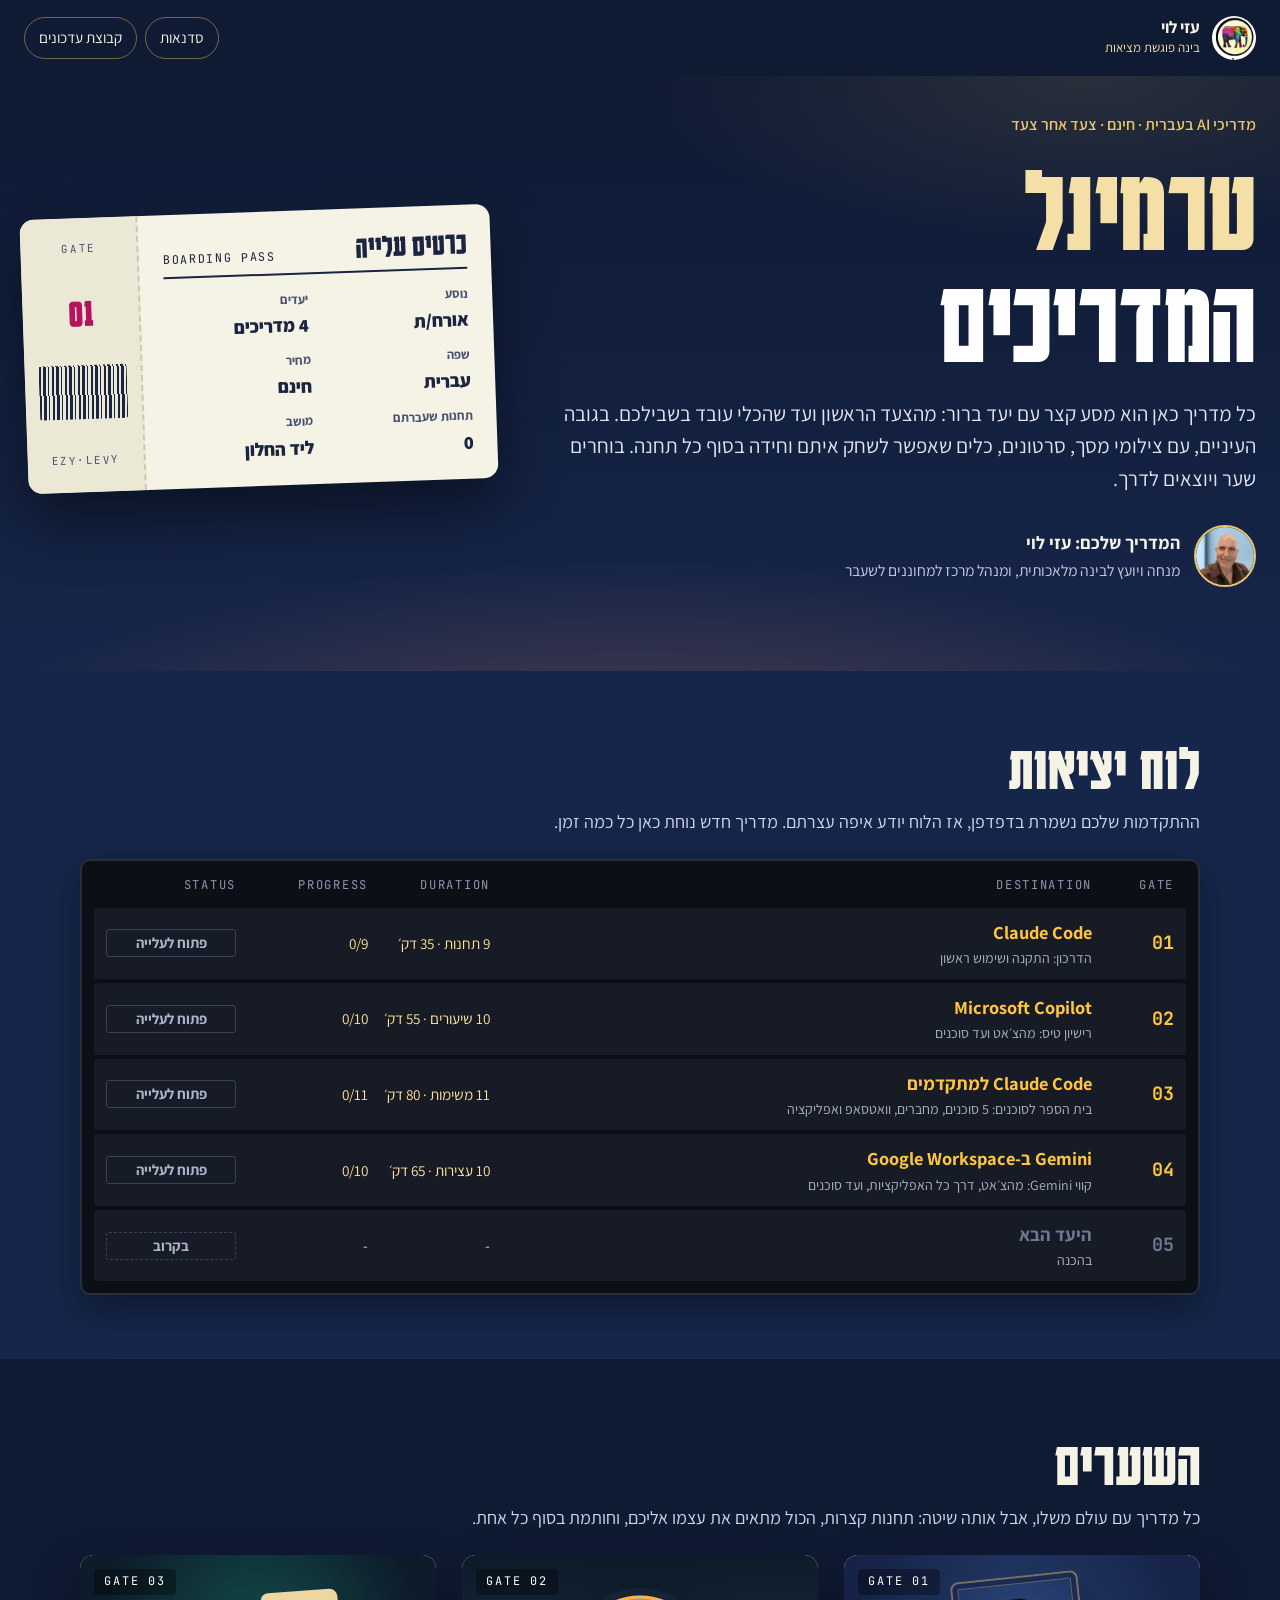
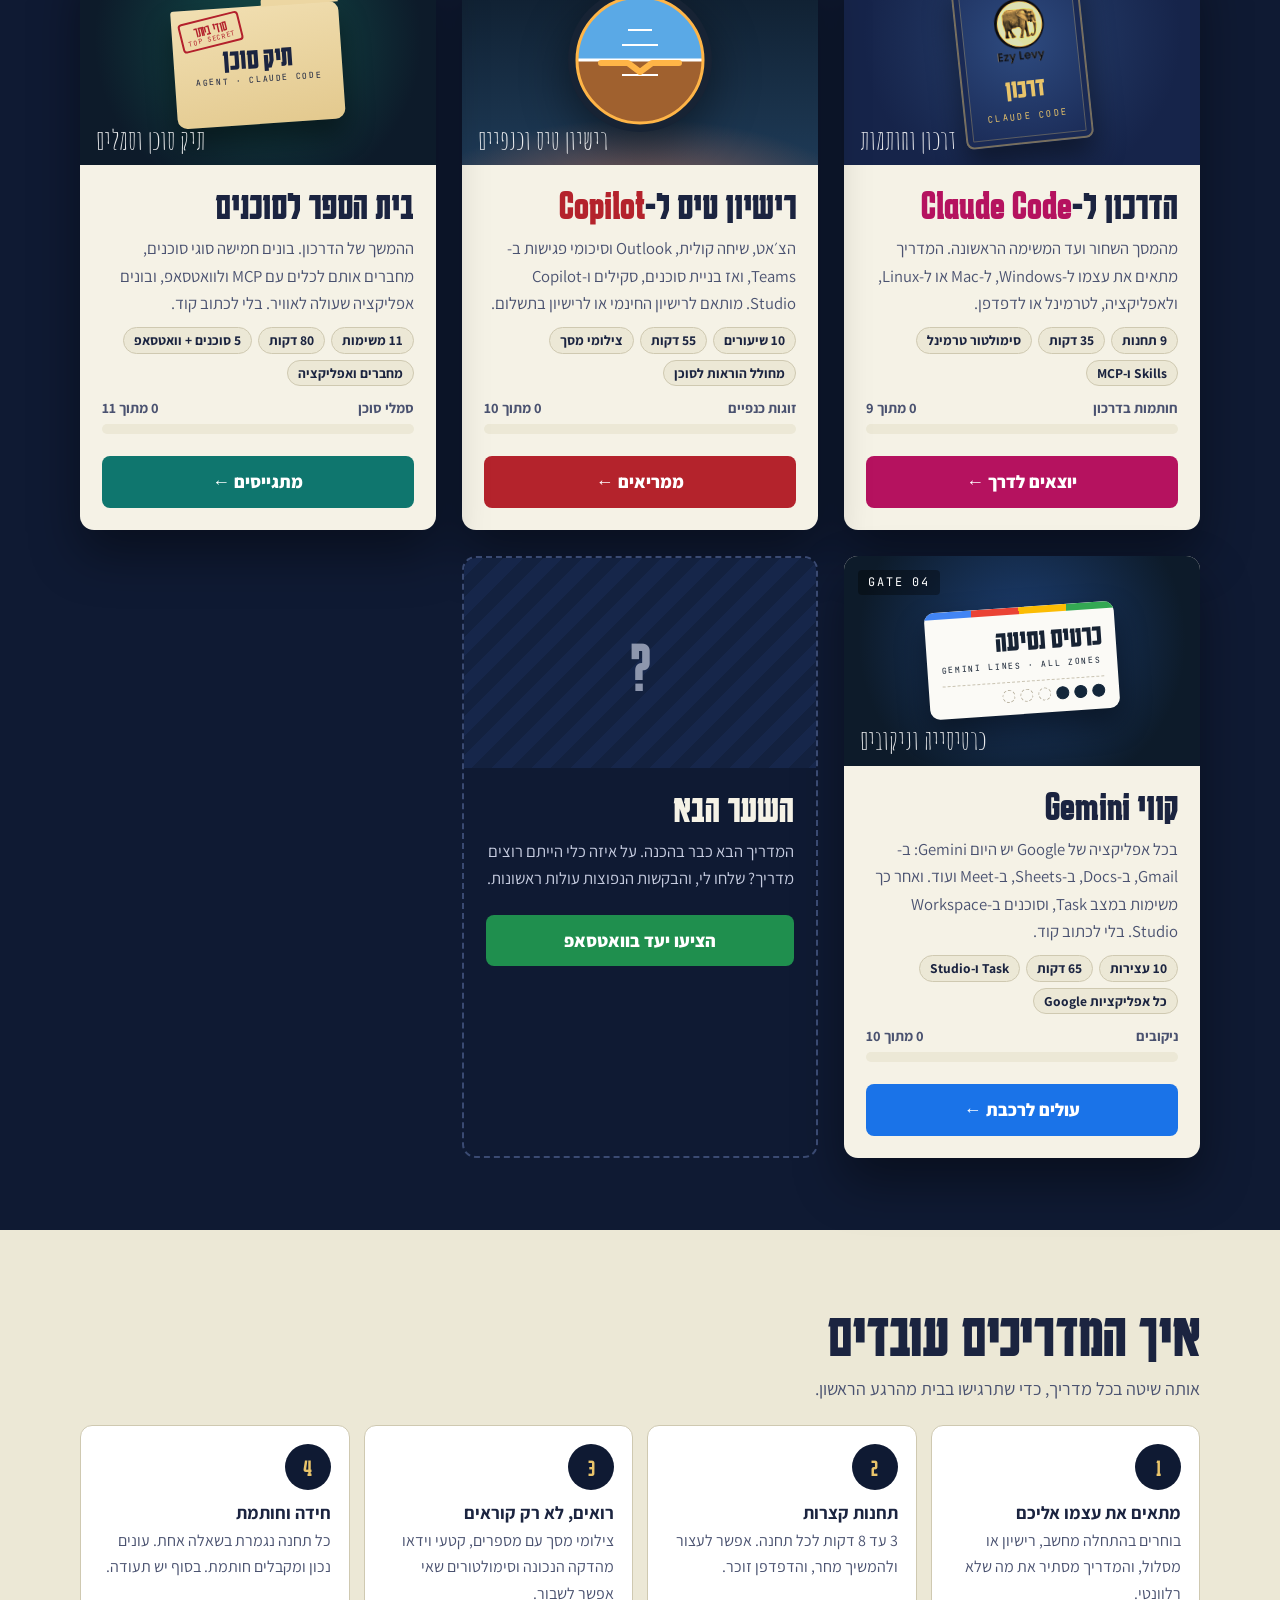
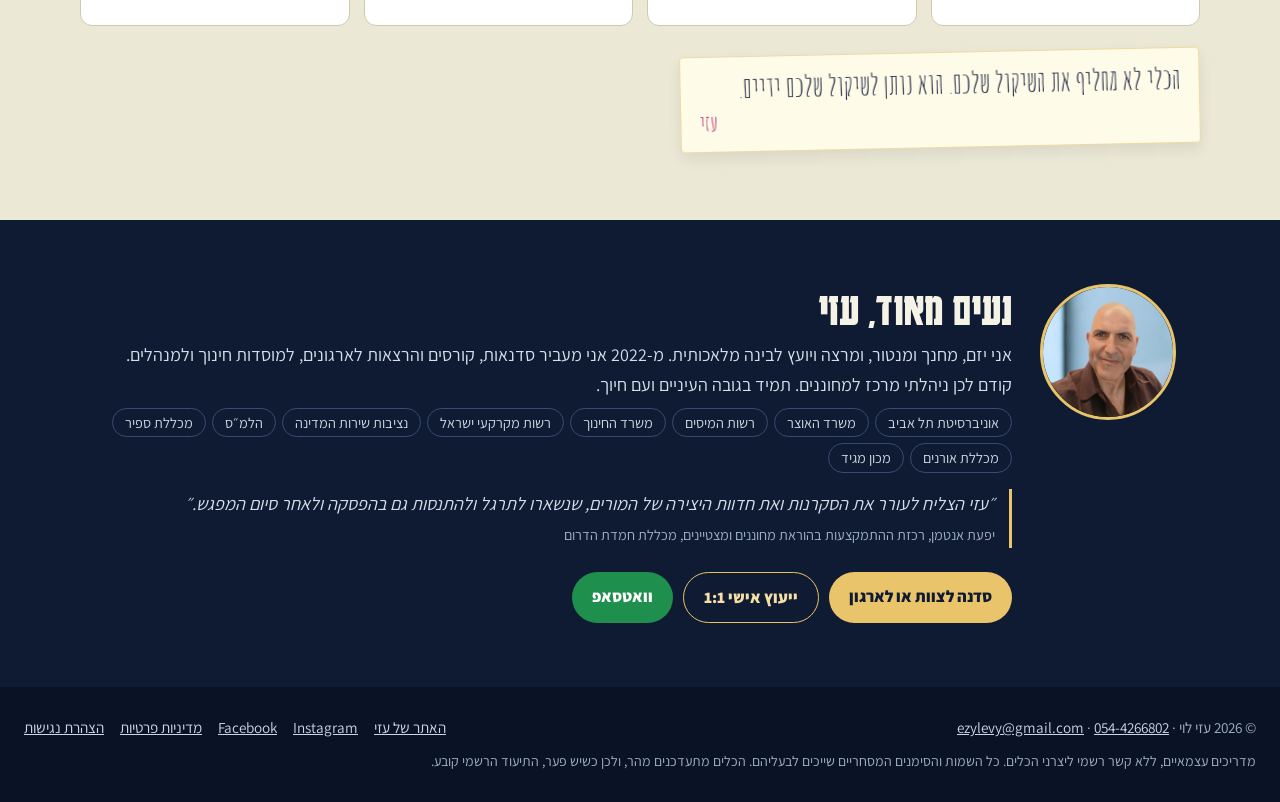
<file: index.html>
<!DOCTYPE html>
<html lang="he" dir="rtl">
<head>
<meta charset="UTF-8">
<meta name="viewport" content="width=device-width, initial-scale=1">
<title>טרמינל המדריכים | מדריכי AI בעברית · עזי לוי</title>
<meta name="description" content="כל המדריכים האינטראקטיביים של עזי לוי במקום אחד: Claude Code (בסיסי ומתקדם), Microsoft Copilot, Gemini ב-Google Workspace ועוד בדרך. בעברית, צעד אחר צעד, עם חידות, כלים וצילומי מסך.">
<link rel="canonical" href="https://ezylevy.github.io/tutorials/">
<meta property="og:type" content="website">
<meta property="og:locale" content="he_IL">
<meta property="og:title" content="טרמינל המדריכים של עזי לוי">
<meta property="og:description" content="מדריכי AI אינטראקטיביים בעברית, צעד אחר צעד. בוחרים שער ויוצאים לדרך.">
<meta property="og:url" content="https://ezylevy.github.io/tutorials/">
<meta name="theme-color" content="#0f1a33">
<link rel="icon" href="assets/img/logo.png">
<link rel="preconnect" href="https://fonts.googleapis.com">
<link rel="preconnect" href="https://fonts.gstatic.com" crossorigin>
<link href="https://fonts.googleapis.com/css2?family=Amatic+SC:wght@700&family=Assistant:wght@400;600;700;800&family=JetBrains+Mono:wght@400;700&family=Karantina:wght@700&display=swap" rel="stylesheet">
<link rel="stylesheet" href="assets/css/hub.css">
<script type="application/ld+json">
{"@context":"https://schema.org","@type":"ItemList","name":"מדריכי AI בעברית של עזי לוי","itemListElement":[
{"@type":"ListItem","position":1,"url":"https://ezylevy.github.io/tutorials/claude-code/","name":"הדרכון ל-Claude Code"},
{"@type":"ListItem","position":2,"url":"https://ezylevy.github.io/tutorials/copilot/","name":"רישיון טיס ל-Copilot"},
{"@type":"ListItem","position":3,"url":"https://ezylevy.github.io/tutorials/claude-agents/","name":"בית הספר לסוכנים: Claude Code למתקדמים"},
{"@type":"ListItem","position":4,"url":"https://ezylevy.github.io/tutorials/gemini-workspace/","name":"קווי Gemini: AI ב-Google Workspace"}]}
</script>
</head>
<body>
<a class="skip" href="#board">דילוג ללוח המדריכים</a>

<header class="topbar">
  <a class="brand" href="https://www.ezylevy.com" target="_blank" rel="noopener">
    <img src="assets/img/logo.png" alt="" width="44" height="44">
    <span><b>עזי לוי</b><small>בינה פוגשת מציאות</small></span>
  </a>
  <nav aria-label="קישורים חיצוניים">
    <a href="https://www.ezylevy.com/courses" target="_blank" rel="noopener">סדנאות</a>
    <a href="https://chat.whatsapp.com/LcW2GxWIN3u0VDr8LdsnDD" target="_blank" rel="noopener">קבוצת עדכונים</a>
  </nav>
</header>

<main>
<div class="hero-wrap">
<section class="hero" aria-labelledby="title">
  <div>
    <p class="kicker">מדריכי AI בעברית · חינם · צעד אחר צעד</p>
    <h1 id="title">טרמינל <span>המדריכים</span></h1>
    <p class="sub">כל מדריך כאן הוא מסע קצר עם יעד ברור: מהצעד הראשון ועד שהכלי עובד בשבילכם. בגובה העיניים, עם צילומי מסך, סרטונים, כלים שאפשר לשחק איתם וחידה בסוף כל תחנה. בוחרים שער ויוצאים לדרך.</p>
    <div class="byline">
      <img src="assets/img/ezi.jpg" alt="עזי לוי" width="62" height="62">
      <div><b>המדריך שלכם: עזי לוי</b><span>מנחה ויועץ לבינה מלאכותית, ומנהל מרכז למחוננים לשעבר</span></div>
    </div>
  </div>

  <div class="pass" aria-label="כרטיס העלייה שלכם">
    <div class="pass-main">
      <div class="pass-head"><b>כרטיס עלייה</b><span dir="ltr">BOARDING PASS</span></div>
      <dl>
        <div><dt>נוסע</dt><dd id="passName">אורח/ת</dd></div>
        <div><dt>יעדים</dt><dd><span id="passCount">2</span> מדריכים</dd></div>
        <div><dt>שפה</dt><dd>עברית</dd></div>
        <div><dt>מחיר</dt><dd>חינם</dd></div>
        <div><dt>תחנות שעברתם</dt><dd id="passDone">0</dd></div>
        <div><dt>מושב</dt><dd>ליד החלון</dd></div>
      </dl>
    </div>
    <div class="pass-stub">
      <small dir="ltr">GATE</small>
      <b id="passGate">01</b>
      <div class="barcode" aria-hidden="true"></div>
      <small dir="ltr">EZY·LEVY</small>
    </div>
  </div>
</section>
</div>

<section class="board-wrap" id="board" aria-labelledby="board-t">
  <div class="inner">
    <h2 class="sec-title" id="board-t">לוח יציאות</h2>
    <p class="sec-sub">ההתקדמות שלכם נשמרת בדפדפן, אז הלוח יודע איפה עצרתם. מדריך חדש נוחת כאן כל כמה זמן.</p>
    <ol class="board" id="boardList">
      <li class="board-head" aria-hidden="true"><span>GATE</span><span>DESTINATION</span><span>DURATION</span><span>PROGRESS</span><span>STATUS</span></li>
      <!-- להוספת מדריך: מעתיקים שורה, משנים את הקישור, את data-key, data-field ו-data-total -->
      <li data-key="cc-passport-v1" data-field="stamps" data-total="9"><a href="claude-code/"><span class="gate">01</span><span class="dest">Claude Code<small>הדרכון: התקנה ושימוש ראשון</small></span><span class="meta">9 תחנות · 35 דק׳</span><span class="meta prog">0/9</span><span class="status">פתוח לעלייה</span></a></li>
      <li data-key="ezi-copilot-license-v1" data-field="wings" data-total="10"><a href="copilot/"><span class="gate">02</span><span class="dest">Microsoft Copilot<small>רישיון טיס: מהצ׳אט ועד סוכנים</small></span><span class="meta">10 שיעורים · 55 דק׳</span><span class="meta prog">0/10</span><span class="status">פתוח לעלייה</span></a></li>
      <li data-key="ezi-cc-agents-v1" data-field="badges" data-total="11"><a href="claude-agents/"><span class="gate">03</span><span class="dest">Claude Code למתקדמים<small>בית הספר לסוכנים: 5 סוכנים, מחברים, וואטסאפ ואפליקציה</small></span><span class="meta">11 משימות · 80 דק׳</span><span class="meta prog">0/11</span><span class="status">פתוח לעלייה</span></a></li>
      <li data-key="ezi-gws-v1" data-field="badges" data-total="10"><a href="gemini-workspace/"><span class="gate">04</span><span class="dest">Gemini ב-Google Workspace<small>קווי Gemini: מהצ׳אט, דרך כל האפליקציות, ועד סוכנים</small></span><span class="meta">10 עצירות · 65 דק׳</span><span class="meta prog">0/10</span><span class="status">פתוח לעלייה</span></a></li>
      <li><div class="soon-row"><span class="gate">05</span><span class="dest">היעד הבא<small>בהכנה</small></span><span class="meta">-</span><span class="meta">-</span><span class="status">בקרוב</span></div></li>
    </ol>
  </div>
</section>

<section class="gates-wrap" aria-labelledby="gates-t">
  <div class="inner">
    <h2 class="sec-title" id="gates-t">השערים</h2>
    <p class="sec-sub">כל מדריך עם עולם משלו, אבל אותה שיטה: תחנות קצרות, הכול מתאים את עצמו אליכם, וחותמת בסוף כל אחת.</p>
    <div class="gates">

      <!-- שער 01 -->
      <a class="gate-card" href="claude-code/" style="--accent:#b5125f" data-key="cc-passport-v1" data-field="stamps" data-total="9">
        <div class="cover-art art-passport">
          <span class="tag" dir="ltr">GATE 01</span>
          <div class="book" aria-hidden="true"><img src="assets/img/logo.png" alt=""><b>דרכון</b><span>CLAUDE CODE</span></div>
          <span class="theme">דרכון וחותמות</span>
        </div>
        <div class="card-body">
          <h3>הדרכון ל-<bdi dir="ltr">Claude Code</bdi></h3>
          <p>מהמסך השחור ועד המשימה הראשונה. המדריך מתאים את עצמו ל-Windows, ל-Mac או ל-Linux, ולאפליקציה, לטרמינל או לדפדפן.</p>
          <ul class="chips"><li>9 תחנות</li><li>35 דקות</li><li>סימולטור טרמינל</li><li>Skills ו-MCP</li></ul>
          <div class="progress"><div class="progress-top"><span>חותמות בדרכון</span><span class="pcount">0 מתוך 9</span></div><div class="bar"><i></i></div></div>
          <span class="cta">יוצאים לדרך ←</span>
        </div>
      </a>

      <!-- שער 02 -->
      <a class="gate-card" href="copilot/" style="--accent:#b4232c" data-key="ezi-copilot-license-v1" data-field="wings" data-total="10">
        <div class="cover-art art-flight">
          <span class="tag" dir="ltr">GATE 02</span>
          <svg viewBox="0 0 100 100" aria-hidden="true">
            <defs><clipPath id="hc"><circle cx="50" cy="50" r="42"/></clipPath></defs>
            <circle cx="50" cy="50" r="48" fill="#172334"/>
            <g clip-path="url(#hc)"><g class="tilt">
              <rect x="-20" y="-20" width="140" height="70" fill="#5aa9e6"/>
              <rect x="-20" y="50" width="140" height="70" fill="#a0612f"/>
              <line x1="-20" y1="50" x2="120" y2="50" stroke="#fff" stroke-width="2"/>
              <line x1="38" y1="40" x2="62" y2="40" stroke="#fff" stroke-width="1.4"/>
              <line x1="42" y1="30" x2="58" y2="30" stroke="#fff" stroke-width="1.4"/>
              <line x1="38" y1="60" x2="62" y2="60" stroke="#fff" stroke-width="1.4"/>
            </g></g>
            <path d="M24 52h18l8 6 8-6h18" fill="none" stroke="#ffb547" stroke-width="4" stroke-linecap="round" stroke-linejoin="round"/>
            <circle cx="50" cy="50" r="42" fill="none" stroke="#ffb547" stroke-width="2"/>
          </svg>
          <span class="theme">רישיון טיס וכנפיים</span>
        </div>
        <div class="card-body">
          <h3>רישיון טיס ל-<bdi dir="ltr">Copilot</bdi></h3>
          <p>הצ׳אט, שיחה קולית, Outlook וסיכומי פגישות ב-Teams, ואז בניית סוכנים, סקילים ו-Copilot Studio. מותאם לרישיון החינמי או לרישיון בתשלום.</p>
          <ul class="chips"><li>10 שיעורים</li><li>55 דקות</li><li>צילומי מסך</li><li>מחולל הוראות לסוכן</li></ul>
          <div class="progress"><div class="progress-top"><span>זוגות כנפיים</span><span class="pcount">0 מתוך 10</span></div><div class="bar"><i></i></div></div>
          <span class="cta">ממריאים ←</span>
        </div>
      </a>

      <!-- שער 03 -->
      <a class="gate-card" href="claude-agents/" style="--accent:#0f766e" data-key="ezi-cc-agents-v1" data-field="badges" data-total="11">
        <div class="cover-art art-dossier">
          <span class="tag" dir="ltr">GATE 03</span>
          <div class="folder" aria-hidden="true"><span class="stamp-s">סודי ביותר<small>TOP SECRET</small></span><b>תיק סוכן</b><span class="code">AGENT · CLAUDE CODE</span></div>
          <span class="theme">תיק סוכן וסמלים</span>
        </div>
        <div class="card-body">
          <h3>בית הספר לסוכנים</h3>
          <p>ההמשך של הדרכון. בונים חמישה סוגי סוכנים, מחברים אותם לכלים עם MCP ולוואטסאפ, ובונים אפליקציה שעולה לאוויר. בלי לכתוב קוד.</p>
          <ul class="chips"><li>11 משימות</li><li>80 דקות</li><li>5 סוכנים + וואטסאפ</li><li>מחברים ואפליקציה</li></ul>
          <div class="progress"><div class="progress-top"><span>סמלי סוכן</span><span class="pcount">0 מתוך 11</span></div><div class="bar"><i></i></div></div>
          <span class="cta">מתגייסים ←</span>
        </div>
      </a>

      <a class="gate-card" href="gemini-workspace/" style="--accent:#1a73e8" data-key="ezi-gws-v1" data-field="badges" data-total="10">
        <div class="cover-art art-metro">
          <span class="tag" dir="ltr">GATE 04</span>
          <div class="ticket-s" aria-hidden="true"><i class="stripe-s"></i><b>כרטיס נסיעה</b><span class="code">GEMINI LINES · ALL ZONES</span><span class="holes-s"><i class="on"></i><i class="on"></i><i class="on"></i><i></i><i></i><i></i></span></div>
          <span class="theme">כרטיסייה וניקובים</span>
        </div>
        <div class="card-body">
          <h3>קווי Gemini</h3>
          <p>בכל אפליקציה של Google יש היום Gemini: ב-Gmail, ב-Docs, ב-Sheets, ב-Meet ועוד. ואחר כך משימות במצב Task, וסוכנים ב-Workspace Studio. בלי לכתוב קוד.</p>
          <ul class="chips"><li>10 עצירות</li><li>65 דקות</li><li>Task ו-Studio</li><li>כל אפליקציות Google</li></ul>
          <div class="progress"><div class="progress-top"><span>ניקובים</span><span class="pcount">0 מתוך 10</span></div><div class="bar"><i></i></div></div>
          <span class="cta">עולים לרכבת ←</span>
        </div>
      </a>

      <!-- שער פתוח: המדריך הבא -->
      <a class="gate-card soon" href="https://wa.me/972544266802?text=%D7%94%D7%99%D7%99%20%D7%A2%D7%96%D7%99%2C%20%D7%94%D7%99%D7%99%D7%AA%D7%99%20%D7%A9%D7%9E%D7%97%20%D7%9C%D7%9E%D7%93%D7%A8%D7%99%D7%9A%20%D7%A2%D7%9C%20" target="_blank" rel="noopener">
        <div class="cover-art" aria-hidden="true">?</div>
        <div class="card-body">
          <h3>השער הבא</h3>
          <p>המדריך הבא כבר בהכנה. על איזה כלי הייתם רוצים מדריך? שלחו לי, והבקשות הנפוצות עולות ראשונות.</p>
          <span class="cta">הציעו יעד בוואטסאפ</span>
        </div>
      </a>

    </div>
  </div>
</section>

<section class="how" aria-labelledby="how-t">
  <div class="inner">
    <h2 class="sec-title" id="how-t">איך המדריכים עובדים</h2>
    <p class="sec-sub">אותה שיטה בכל מדריך, כדי שתרגישו בבית מהרגע הראשון.</p>
    <div class="how-grid">
      <div><span class="ic">1</span><b>מתאים את עצמו אליכם</b><p>בוחרים בהתחלה מחשב, רישיון או מסלול, והמדריך מסתיר את מה שלא רלוונטי.</p></div>
      <div><span class="ic">2</span><b>תחנות קצרות</b><p>3 עד 8 דקות לכל תחנה. אפשר לעצור ולהמשיך מחר, והדפדפן זוכר.</p></div>
      <div><span class="ic">3</span><b>רואים, לא רק קוראים</b><p>צילומי מסך עם מספרים, קטעי וידאו מהדקה הנכונה וסימולטורים שאי אפשר לשבור.</p></div>
      <div><span class="ic">4</span><b>חידה וחותמת</b><p>כל תחנה נגמרת בשאלה אחת. עונים נכון ומקבלים חותמת. בסוף יש תעודה.</p></div>
    </div>
    <aside class="note"><p>הכלי לא מחליף את השיקול שלכם. הוא נותן לשיקול שלכם ידיים.</p><cite>עזי</cite></aside>
  </div>
</section>

<section class="guide-bio" aria-labelledby="bio-t">
  <img src="assets/img/ezi.jpg" alt="עזי לוי" width="136" height="136" loading="lazy">
  <h2 id="bio-t">נעים מאוד, עזי</h2>
  <p>אני יזם, מחנך ומנטור, ומרצה ויועץ לבינה מלאכותית. מ-2022 אני מעביר סדנאות, קורסים והרצאות לארגונים, למוסדות חינוך ולמנהלים. קודם לכן ניהלתי מרכז למחוננים. תמיד בגובה העיניים ועם חיוך.</p>
  <ul class="clients" aria-label="בין לקוחותיי">
    <li>אוניברסיטת תל אביב</li><li>משרד האוצר</li><li>רשות המיסים</li><li>משרד החינוך</li><li>רשות מקרקעי ישראל</li><li>נציבות שירות המדינה</li><li>הלמ״ס</li><li>מכללת ספיר</li><li>מכללת אורנים</li><li>מכון מגיד</li>
  </ul>
  <blockquote class="quote">
    <p>״עזי הצליח לעורר את הסקרנות ואת חדוות היצירה של המורים, שנשארו לתרגל ולהתנסות גם בהפסקה ולאחר סיום המפגש.״</p>
    <cite>יפעת אנטמן, רכזת ההתמקצעות בהוראת מחוננים ומצטיינים, מכללת חמדת הדרום</cite>
  </blockquote>
  <div class="cta-row">
    <a class="btn gold" href="https://www.ezylevy.com/courses" target="_blank" rel="noopener">סדנה לצוות או לארגון</a>
    <a class="btn line" href="https://www.ezylevy.com/ai-consultant" target="_blank" rel="noopener">ייעוץ אישי 1:1</a>
    <a class="btn wa" href="https://wa.me/972544266802" target="_blank" rel="noopener">וואטסאפ</a>
  </div>
</section>
</main>

<footer>
  <div class="foot">
    <div>© 2026 עזי לוי · <a href="tel:+972544266802" dir="ltr">054-4266802</a> · <a href="mailto:ezylevy@gmail.com">ezylevy@gmail.com</a></div>
    <nav aria-label="קישורי תחתית">
      <a href="https://www.ezylevy.com" target="_blank" rel="noopener">האתר של עזי</a>
      <a href="https://www.instagram.com/ezylevy/" target="_blank" rel="noopener">Instagram</a>
      <a href="https://www.facebook.com/ezy.levy.1/" target="_blank" rel="noopener">Facebook</a>
      <a href="https://www.ezylevy.com/%D7%9E%D7%93%D7%99%D7%A0%D7%99%D7%95%D7%AA-%D7%A4%D7%A8%D7%98%D7%99%D7%95%D7%AA" target="_blank" rel="noopener">מדיניות פרטיות</a>
      <a href="https://www.ezylevy.com/%D7%94%D7%A6%D7%94%D7%A8%D7%AA-%D7%A0%D7%92%D7%99%D7%A9%D7%95%D7%AA" target="_blank" rel="noopener">הצהרת נגישות</a>
    </nav>
    <div style="flex-basis:100%;font-size:.88rem">מדריכים עצמאיים, ללא קשר רשמי ליצרני הכלים. כל השמות והסימנים המסחריים שייכים לבעליהם. הכלים מתעדכנים מהר, ולכן כשיש פער, התיעוד הרשמי קובע.</div>
  </div>
</footer>

<script src="assets/js/hub.js"></script>
</body>
</html>
</file>
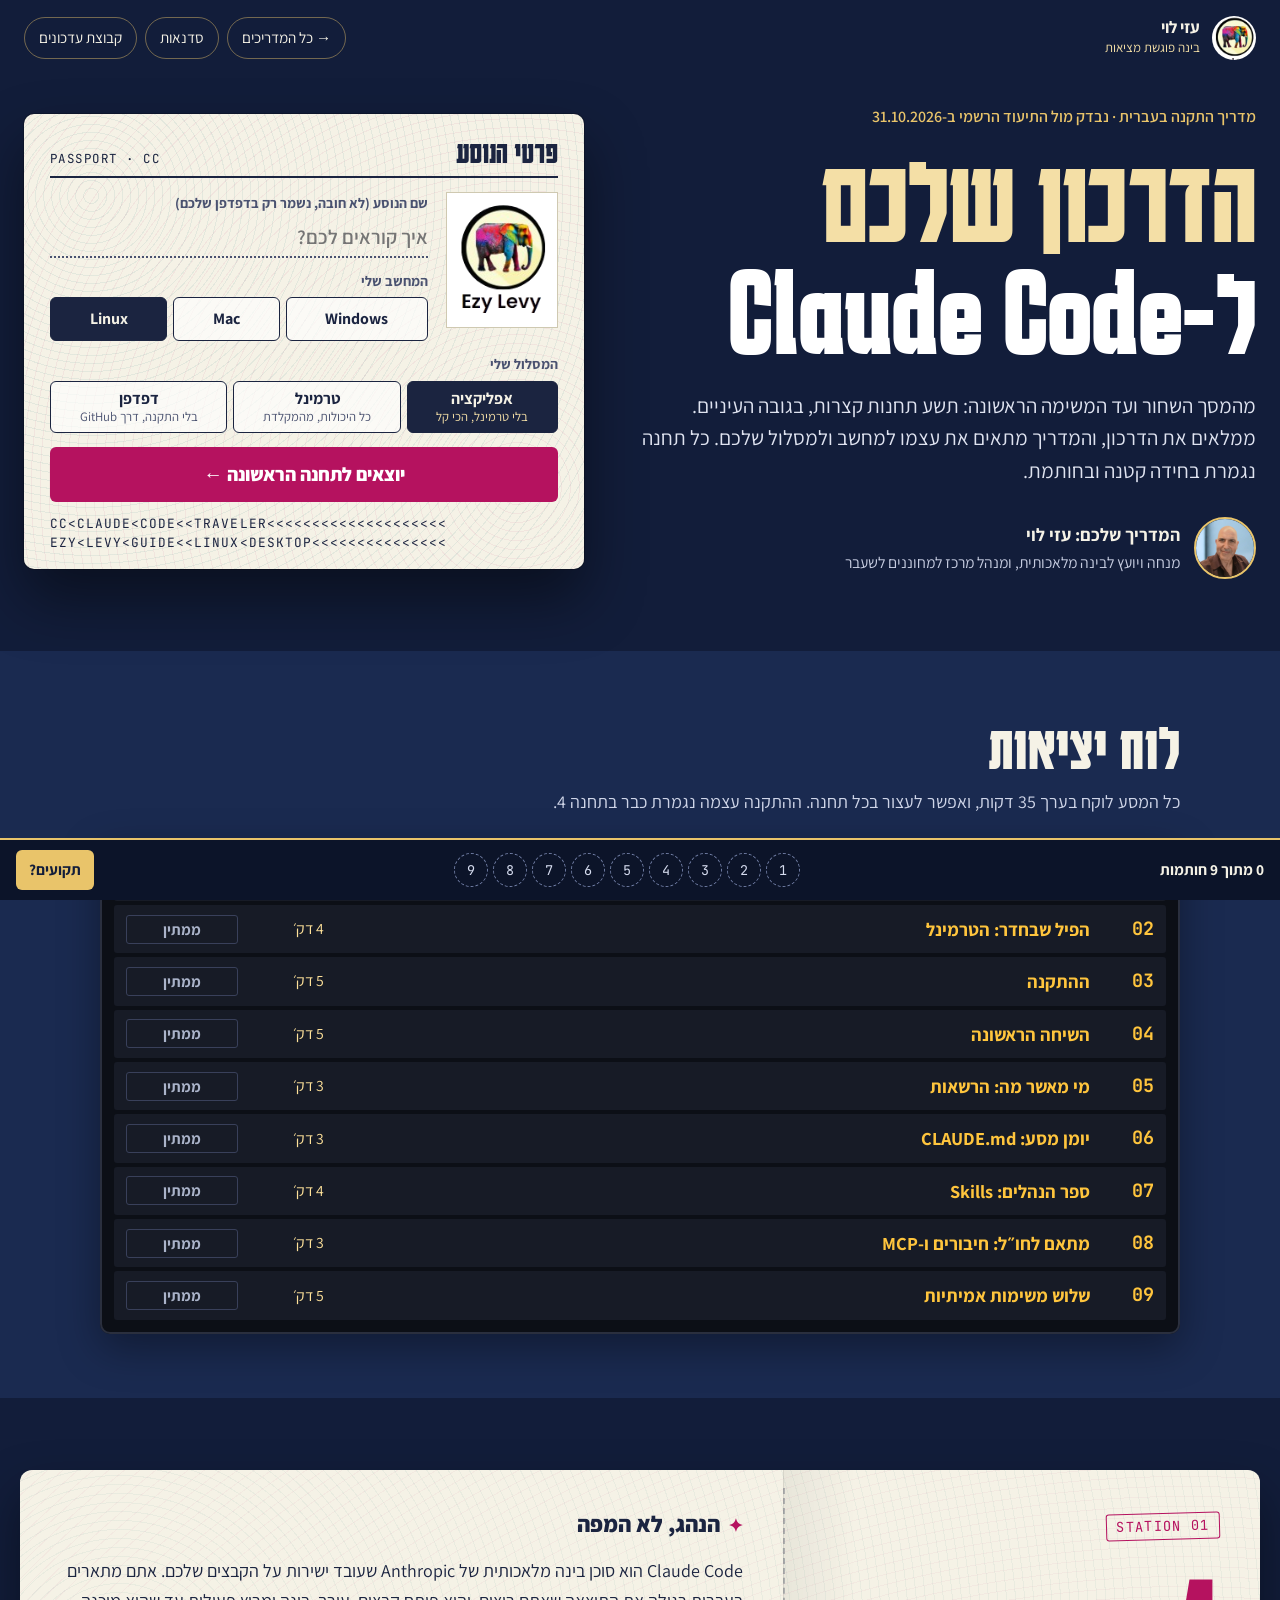
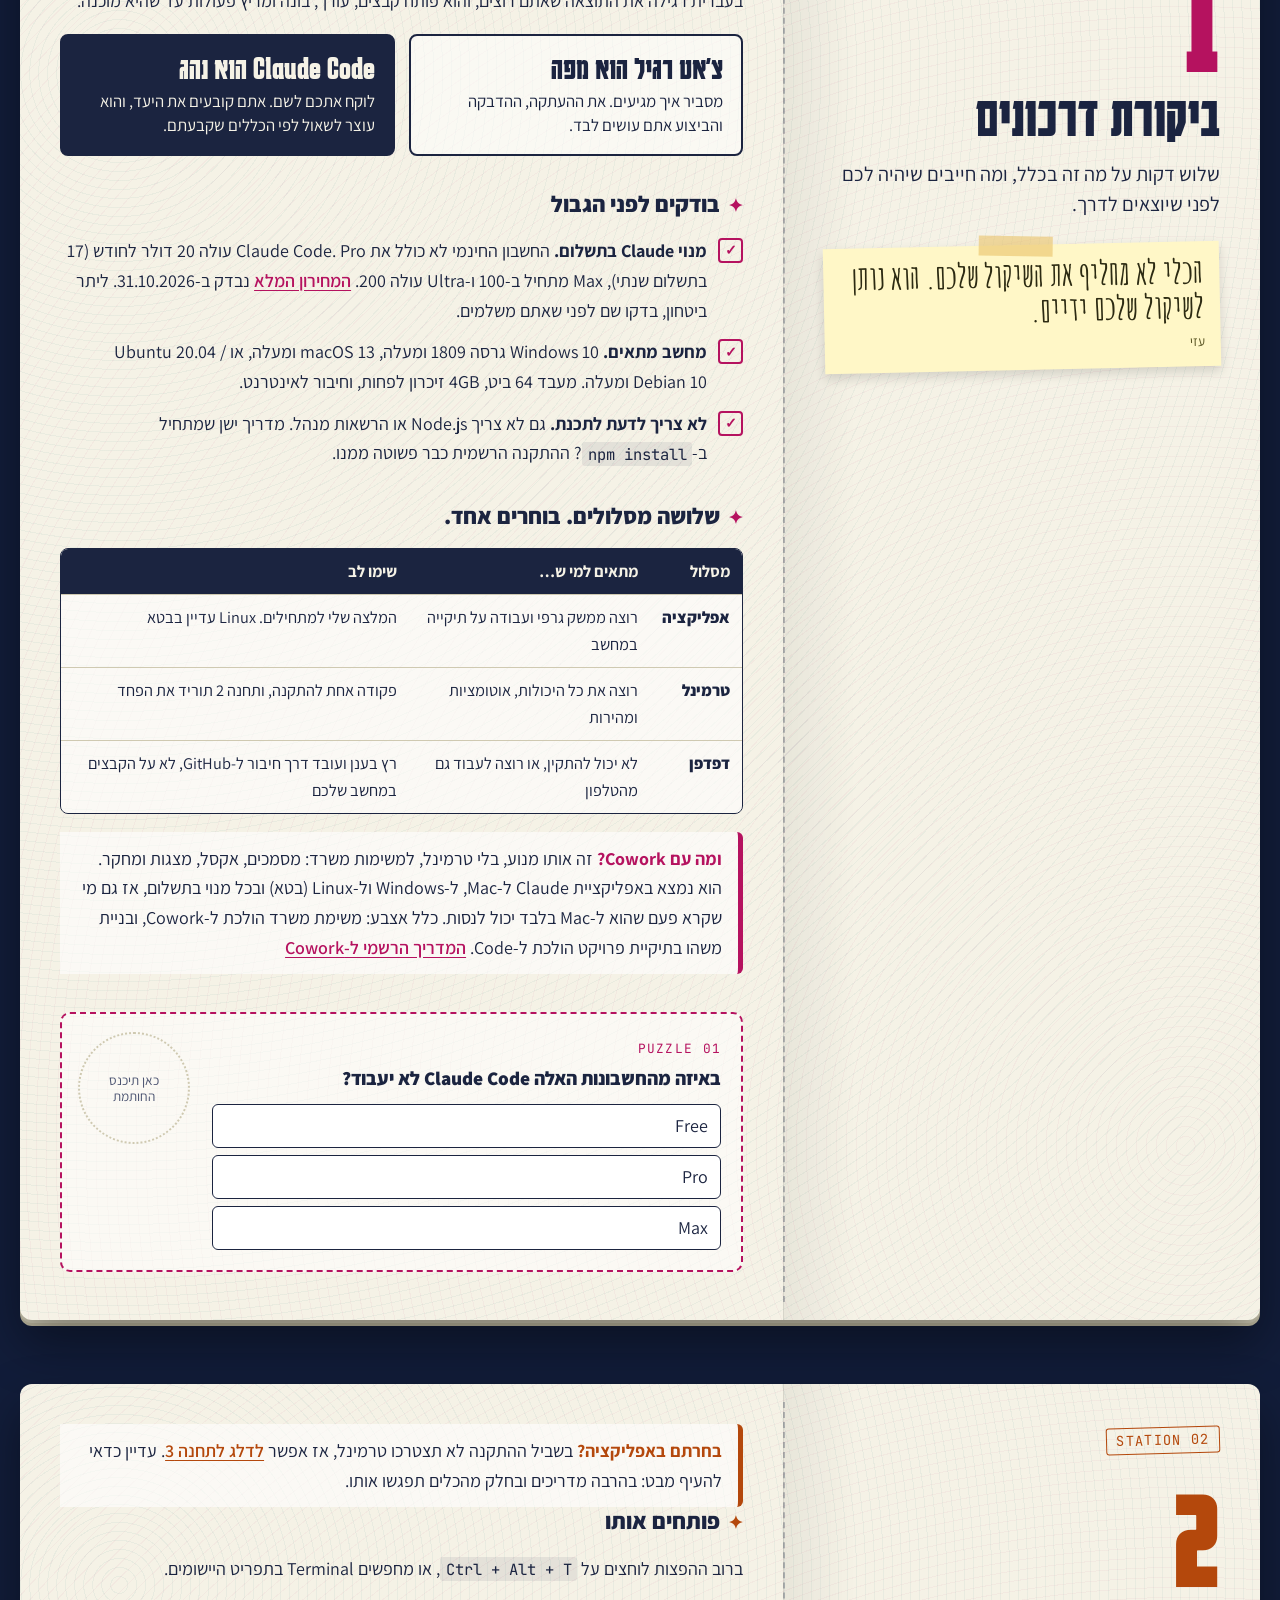
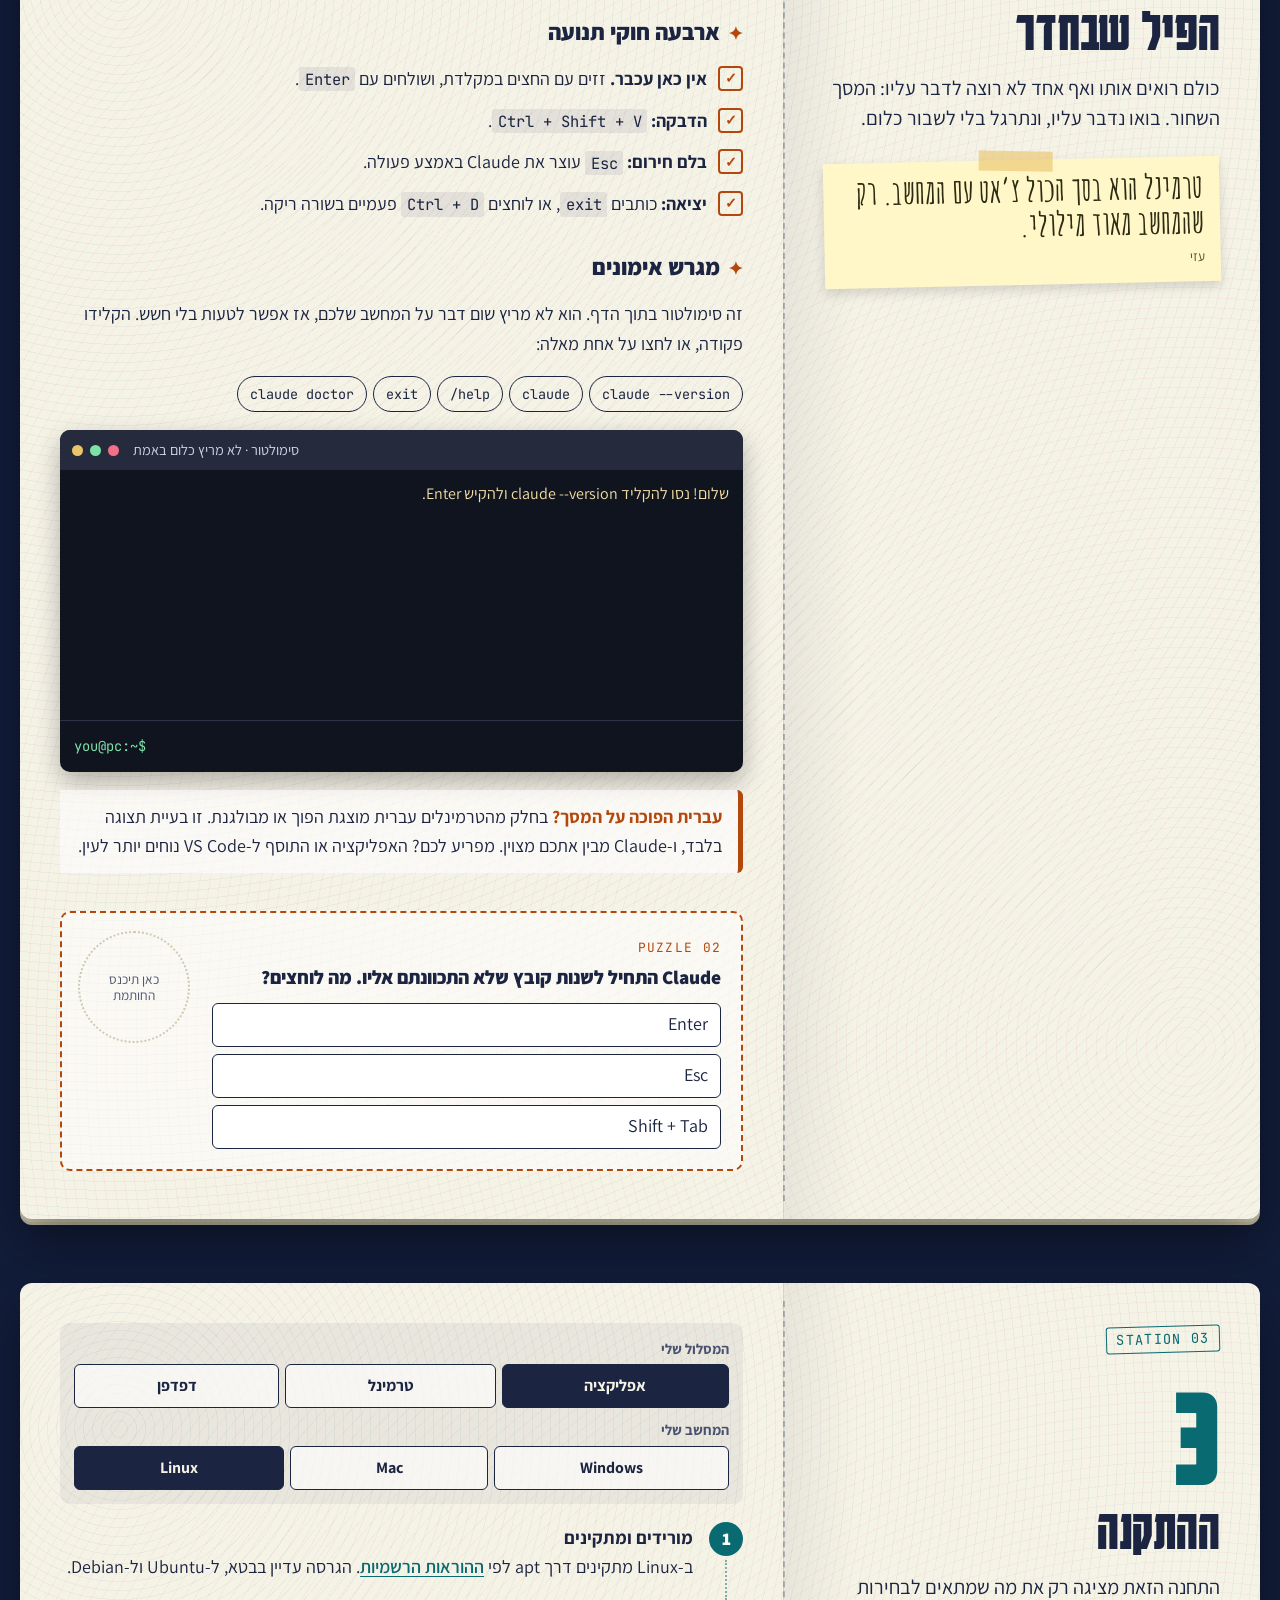
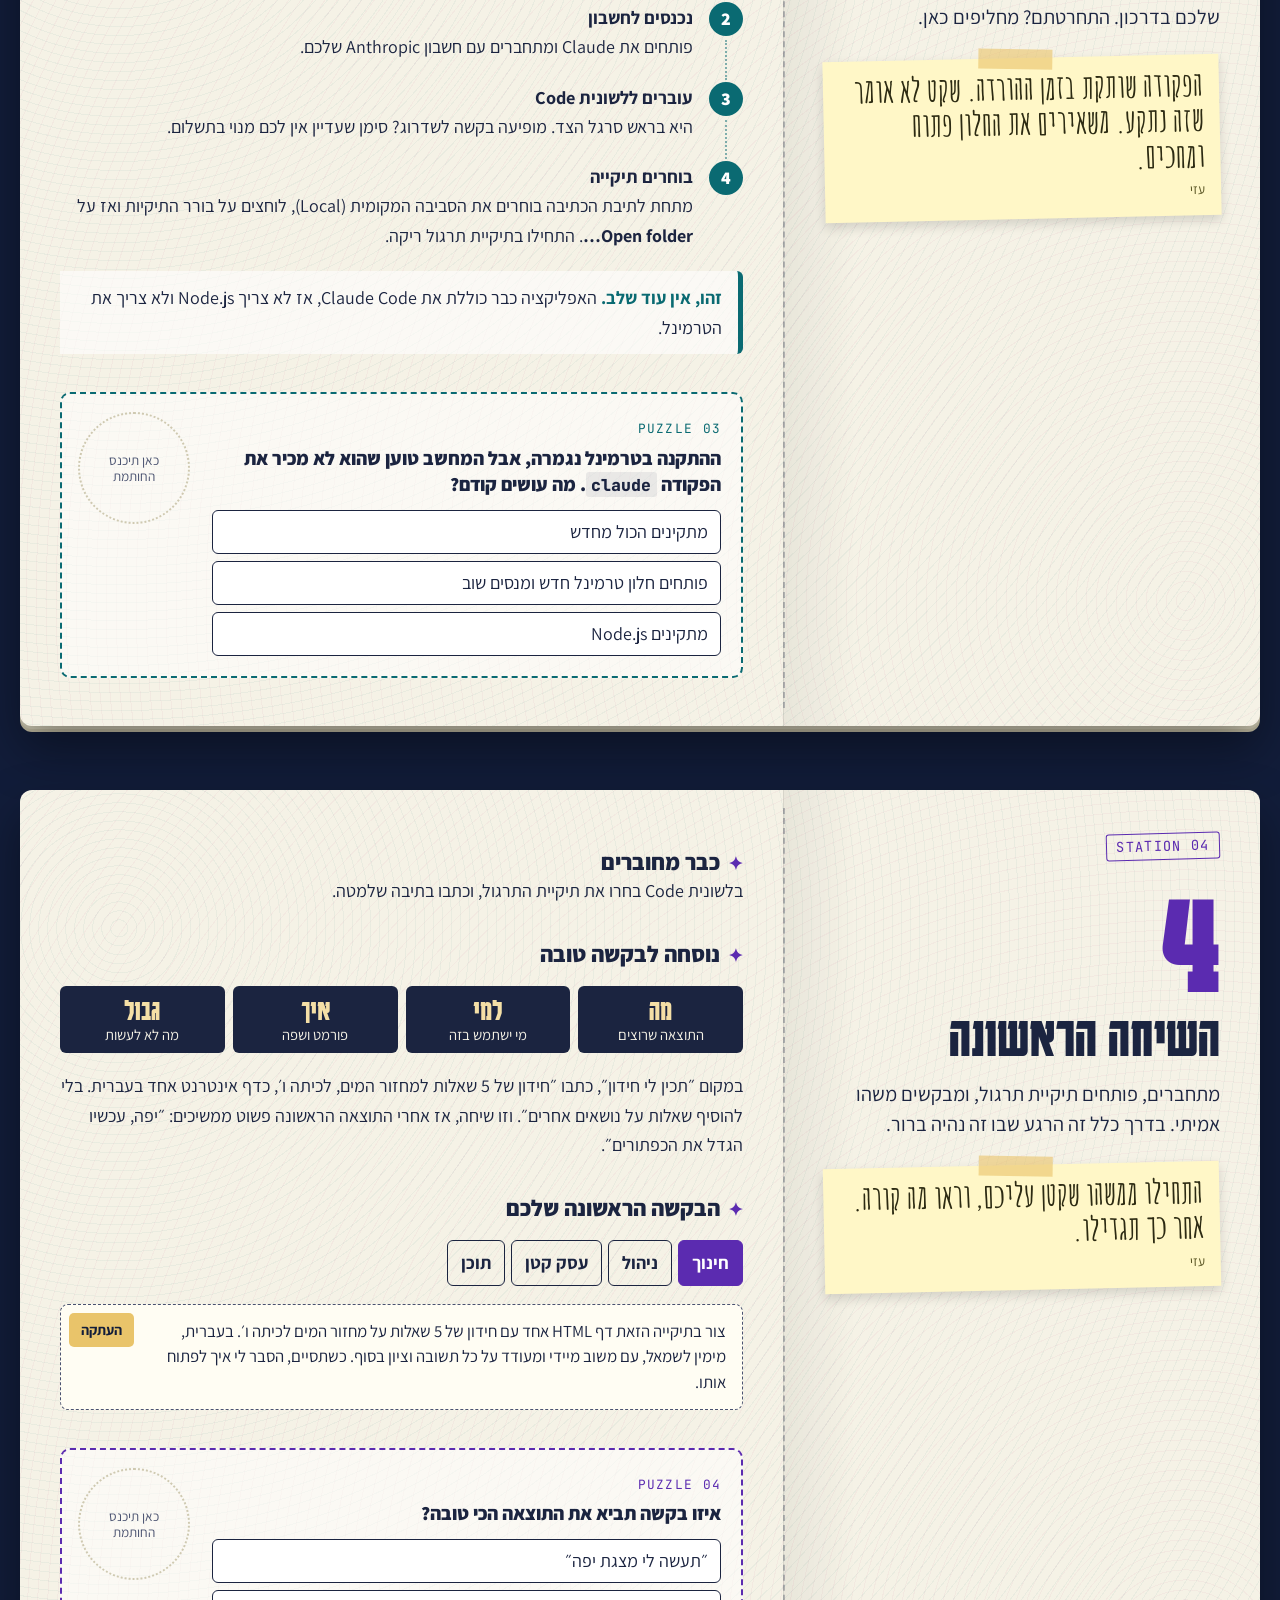
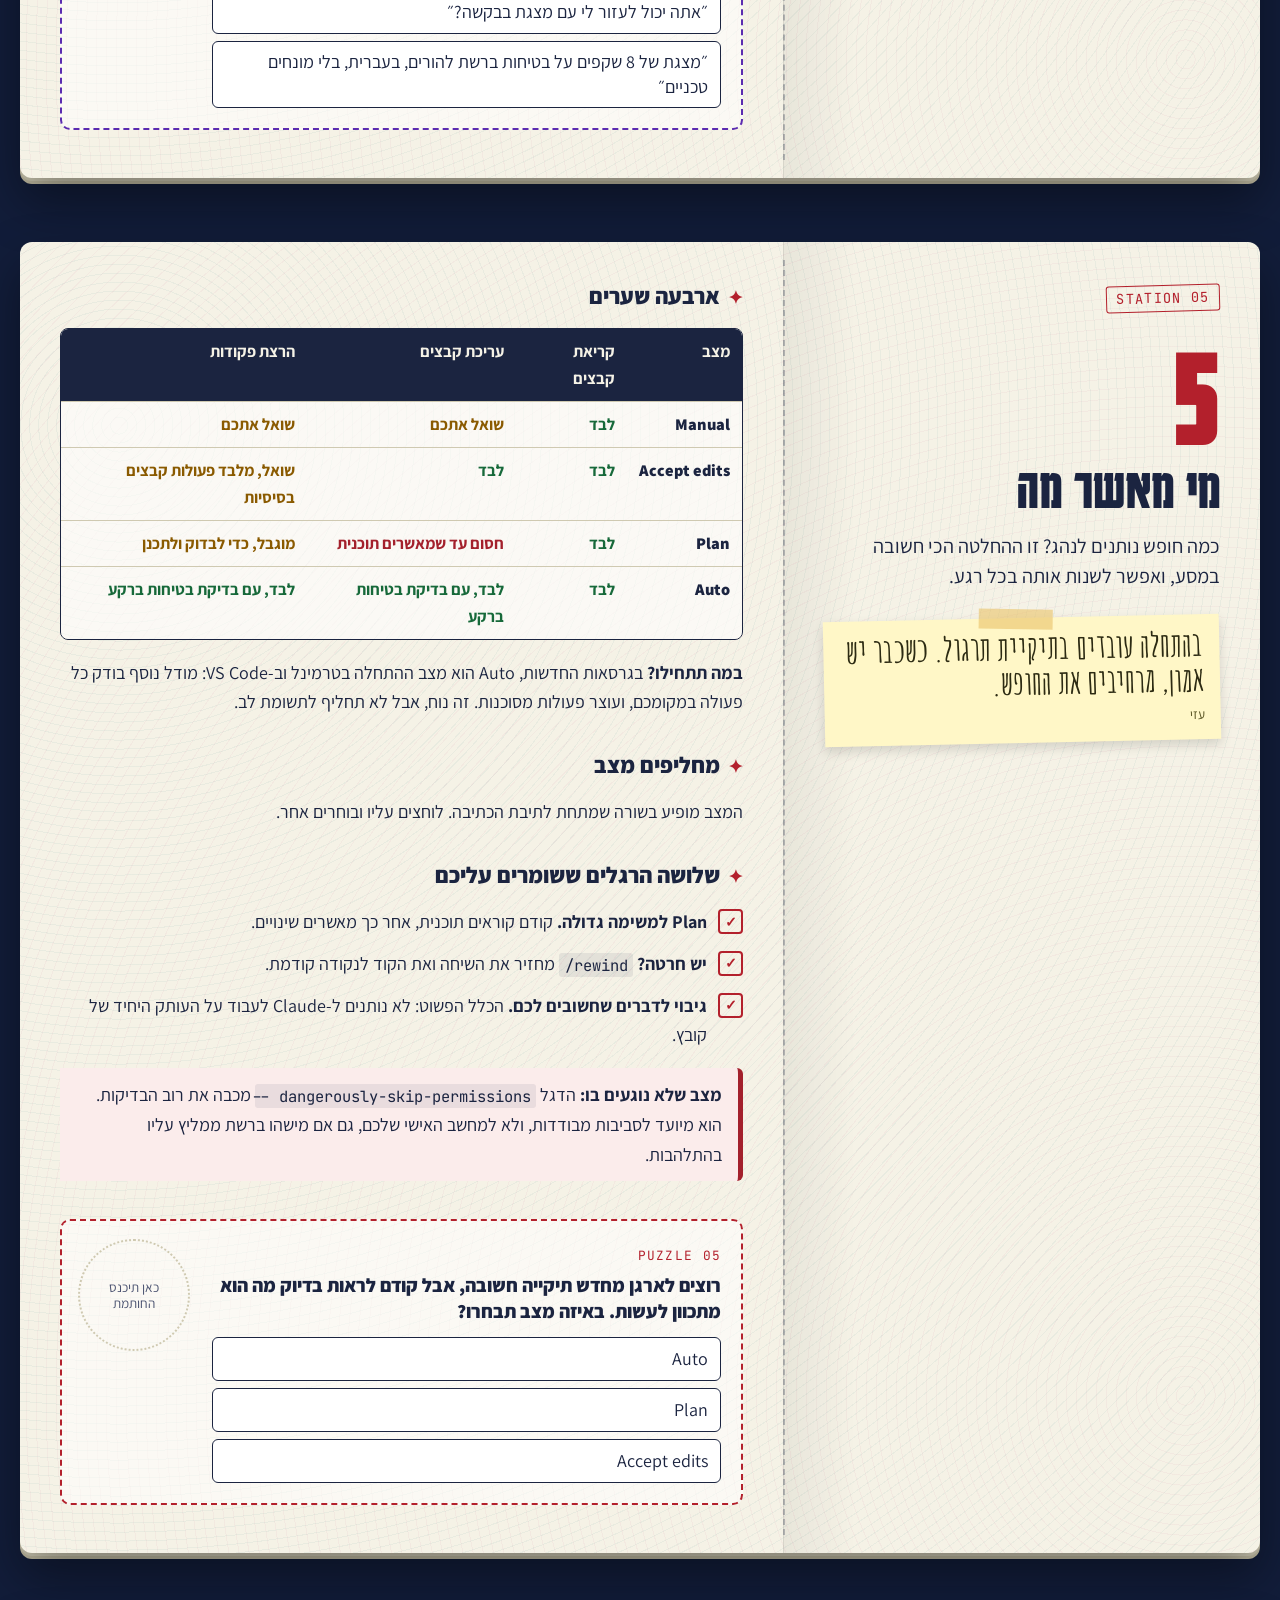
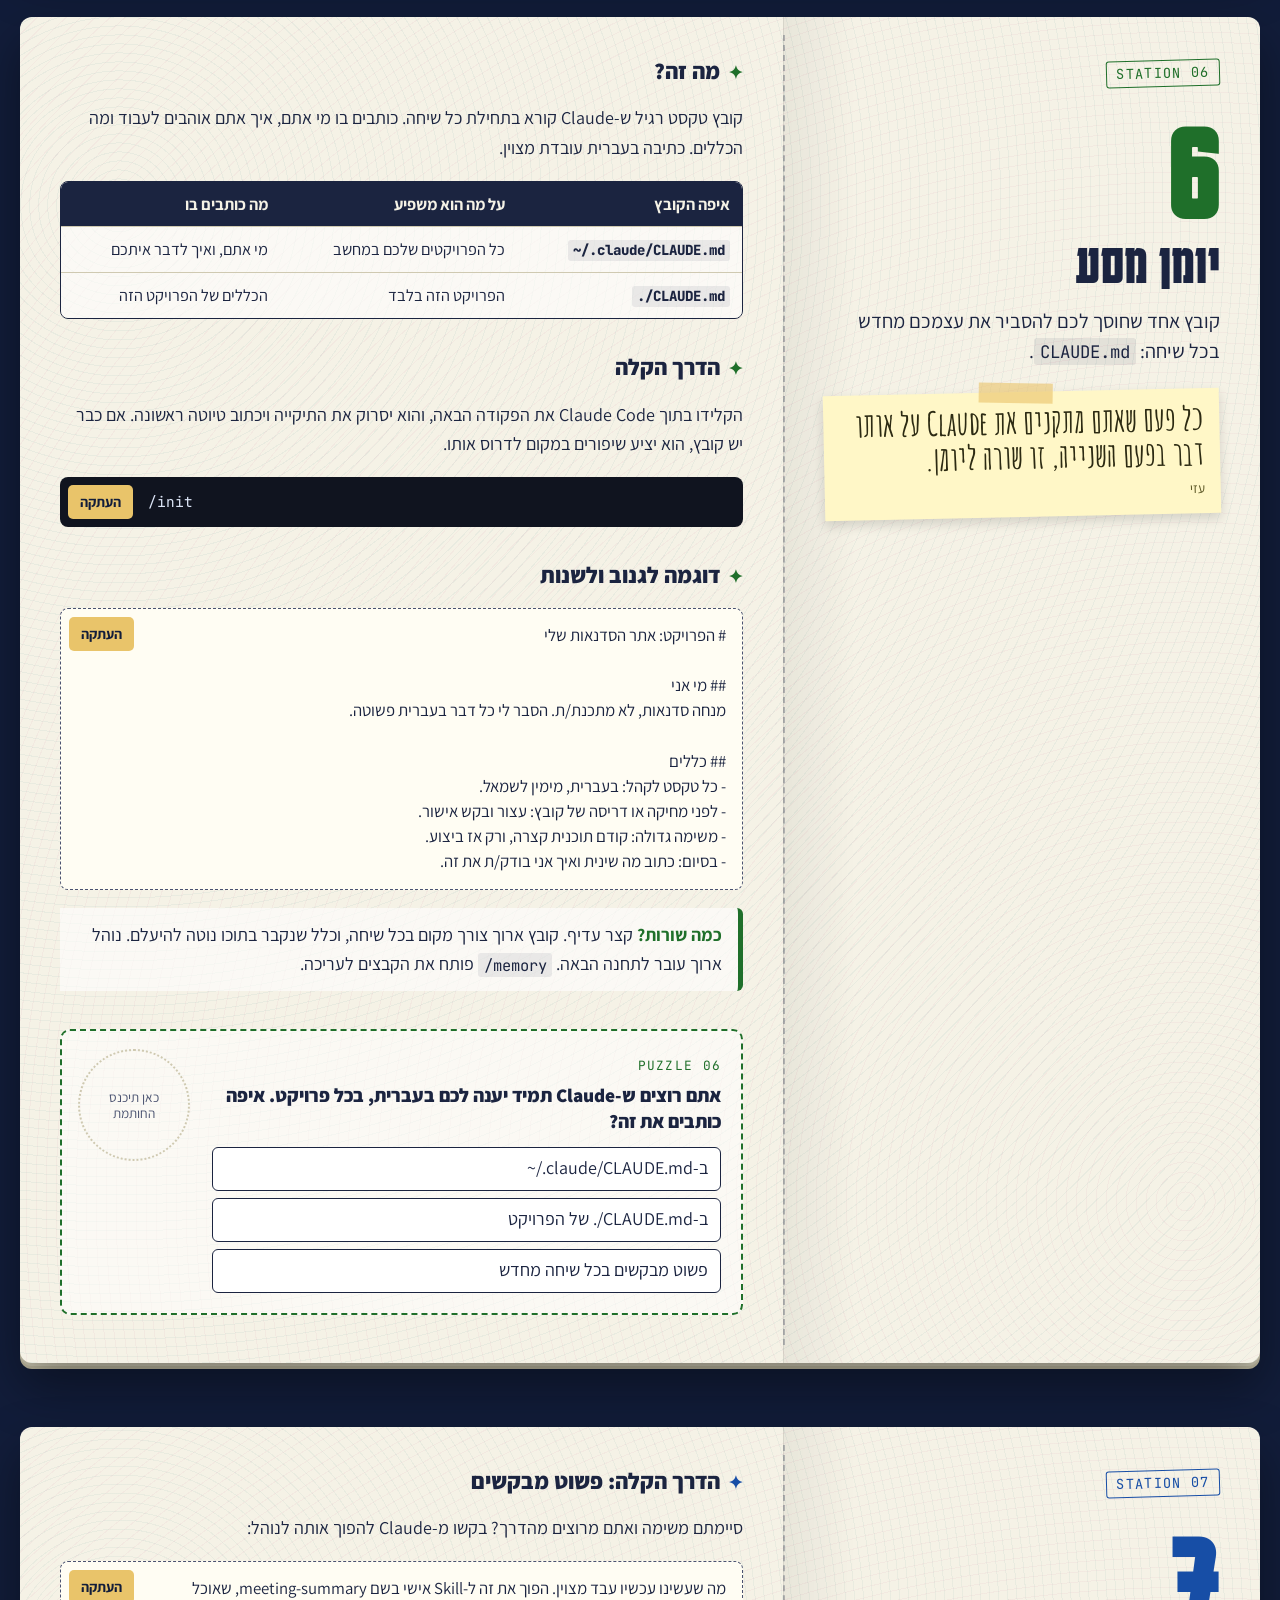
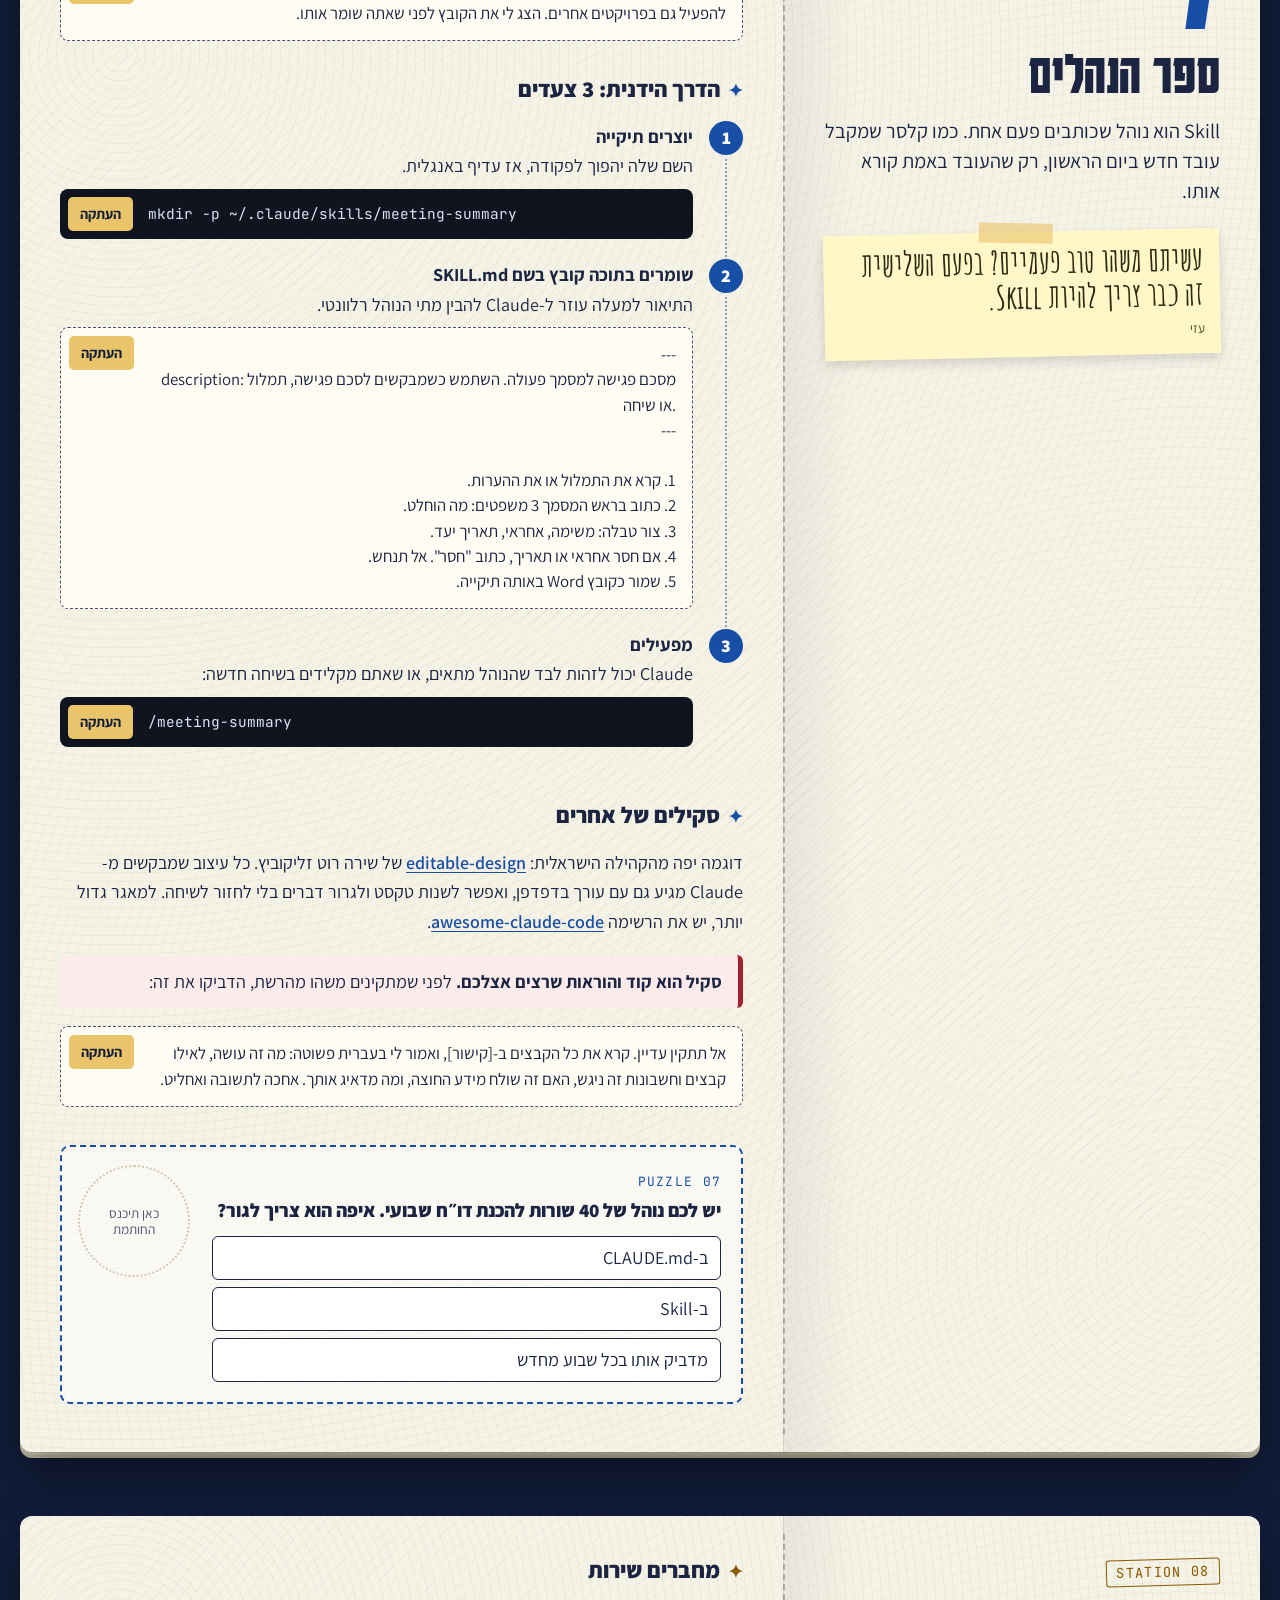
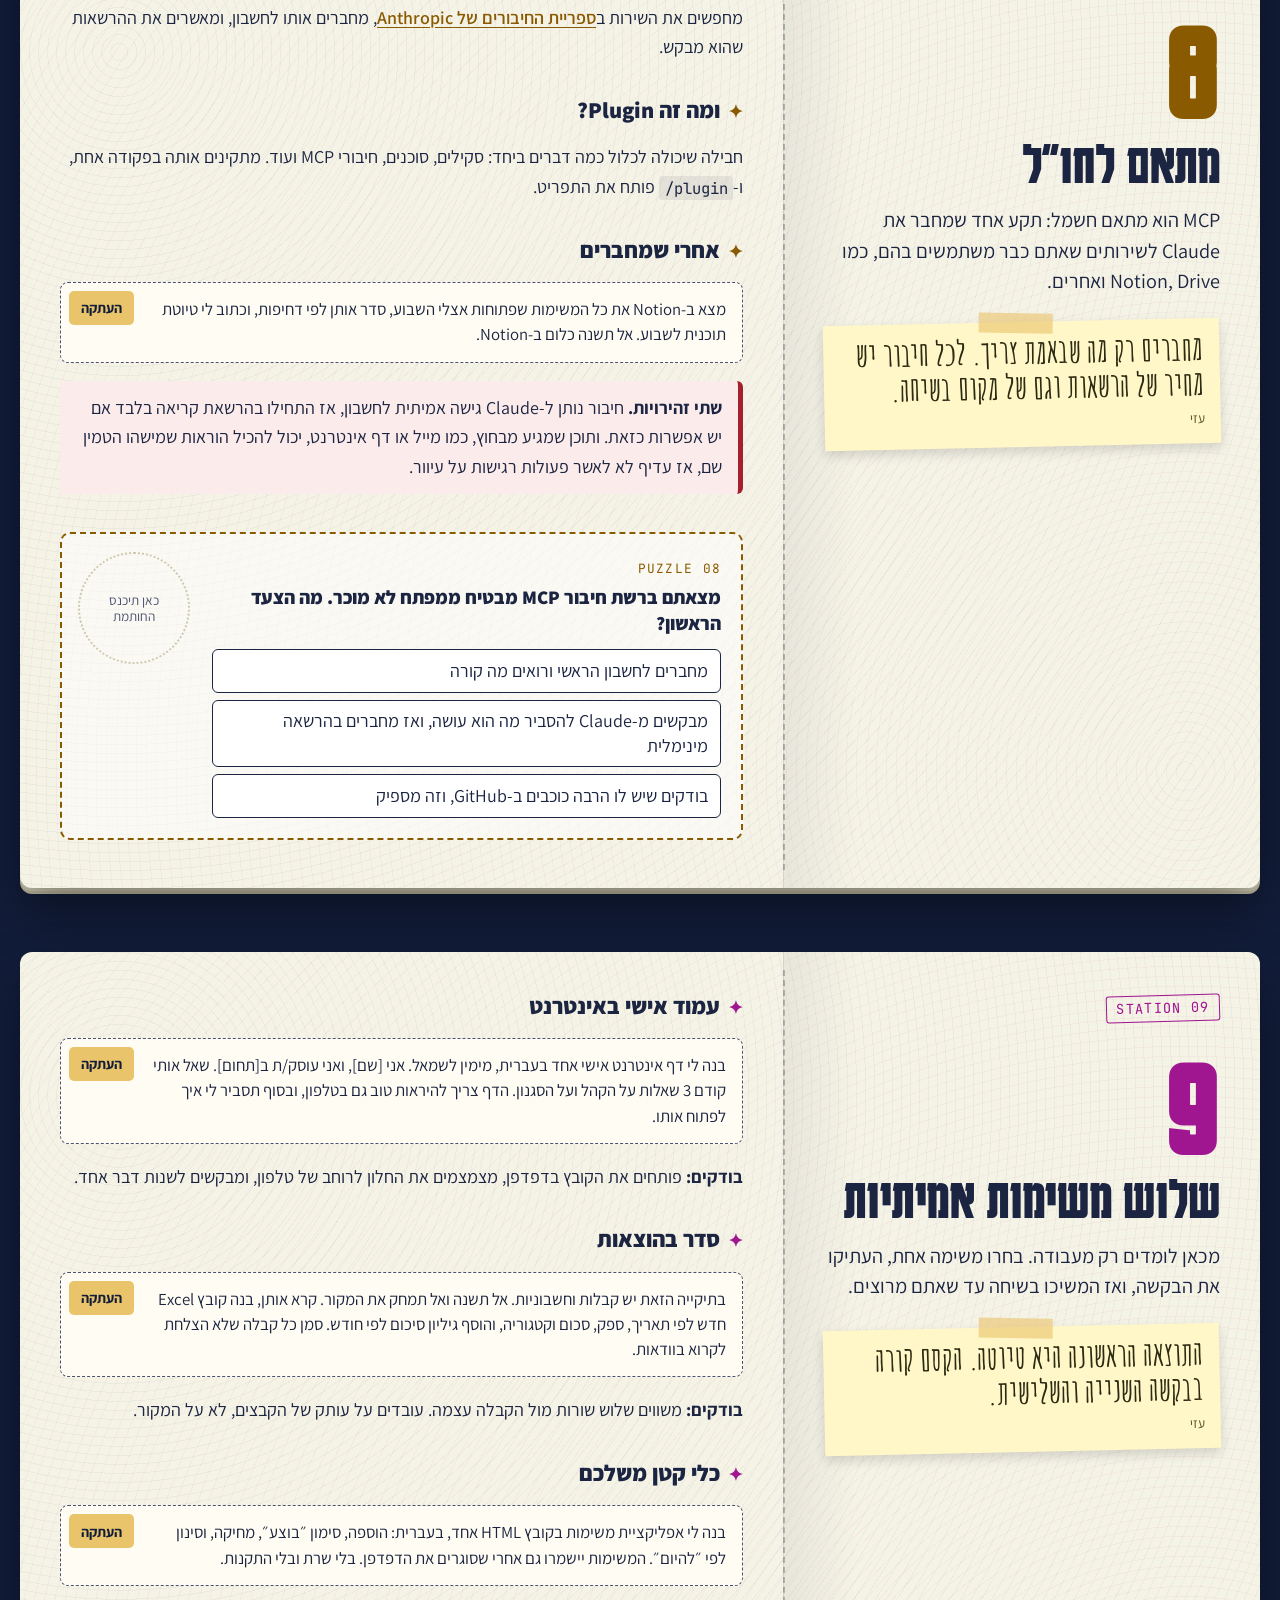
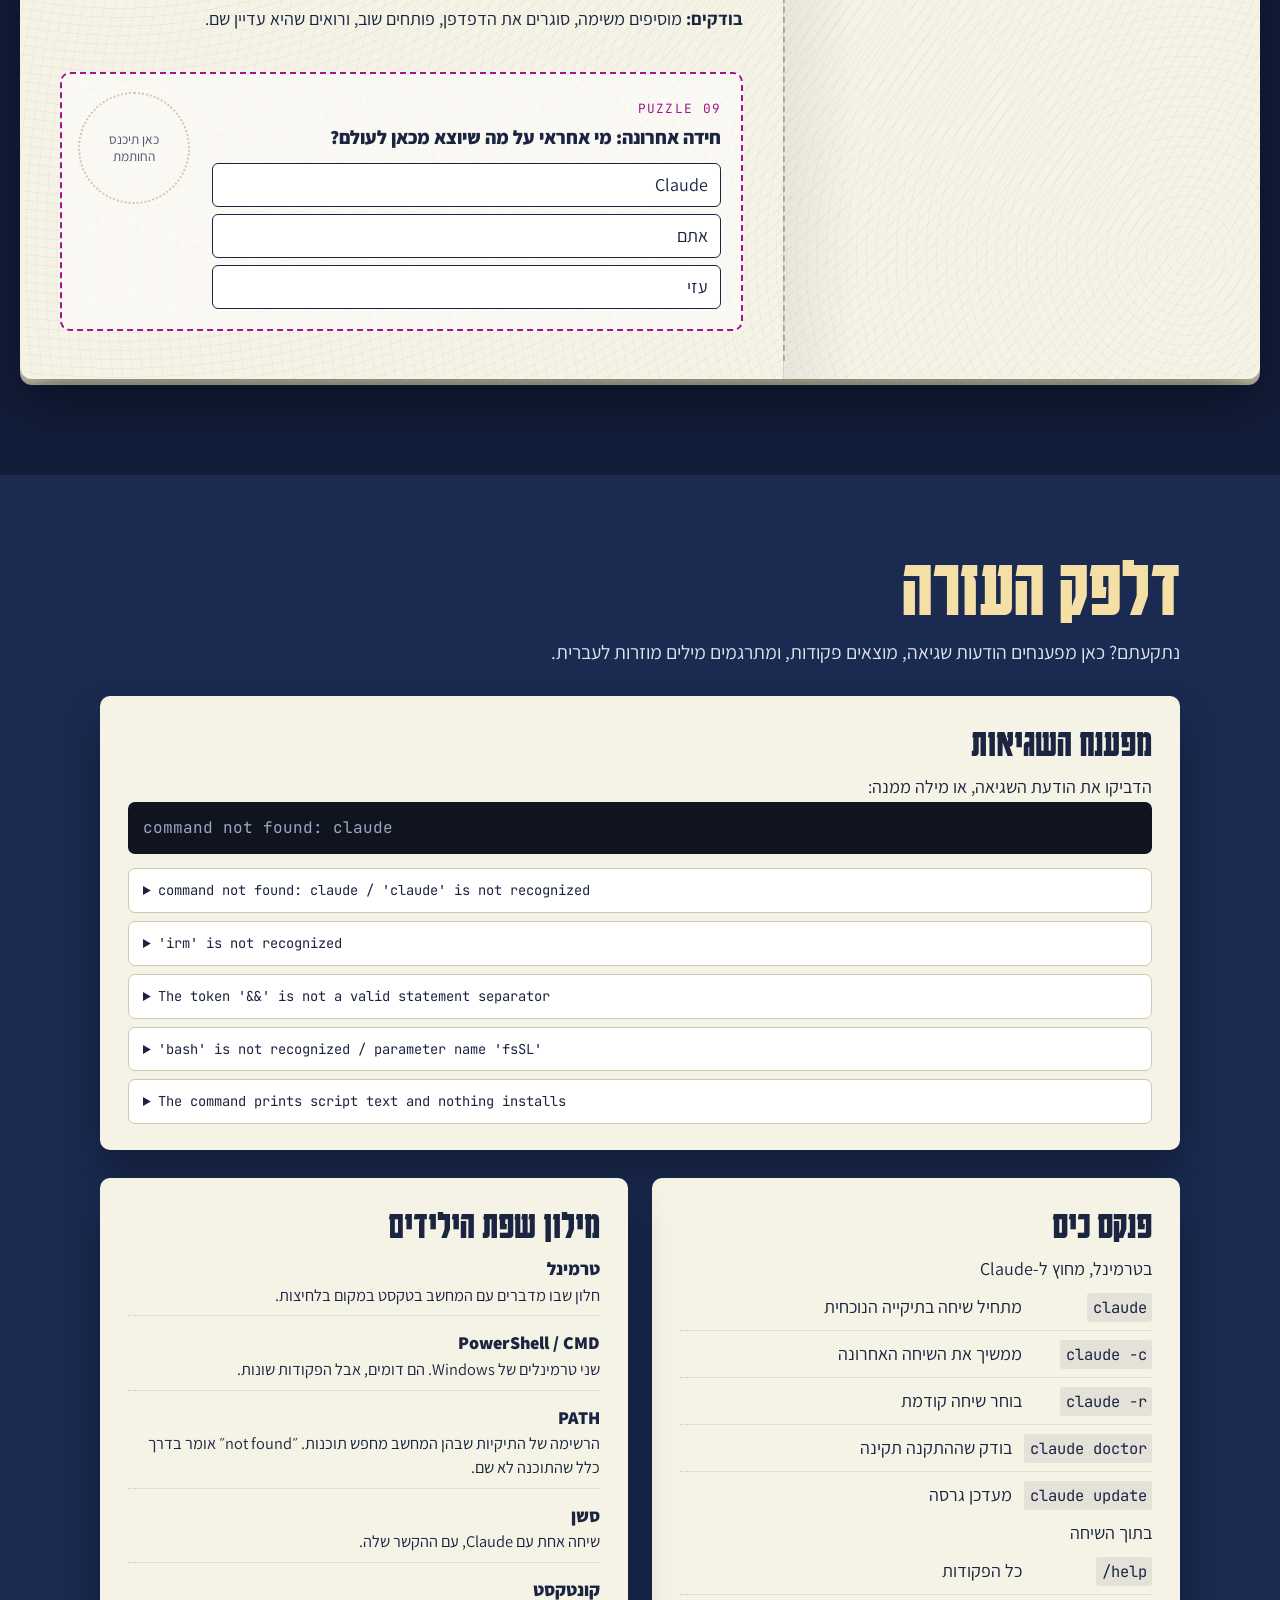
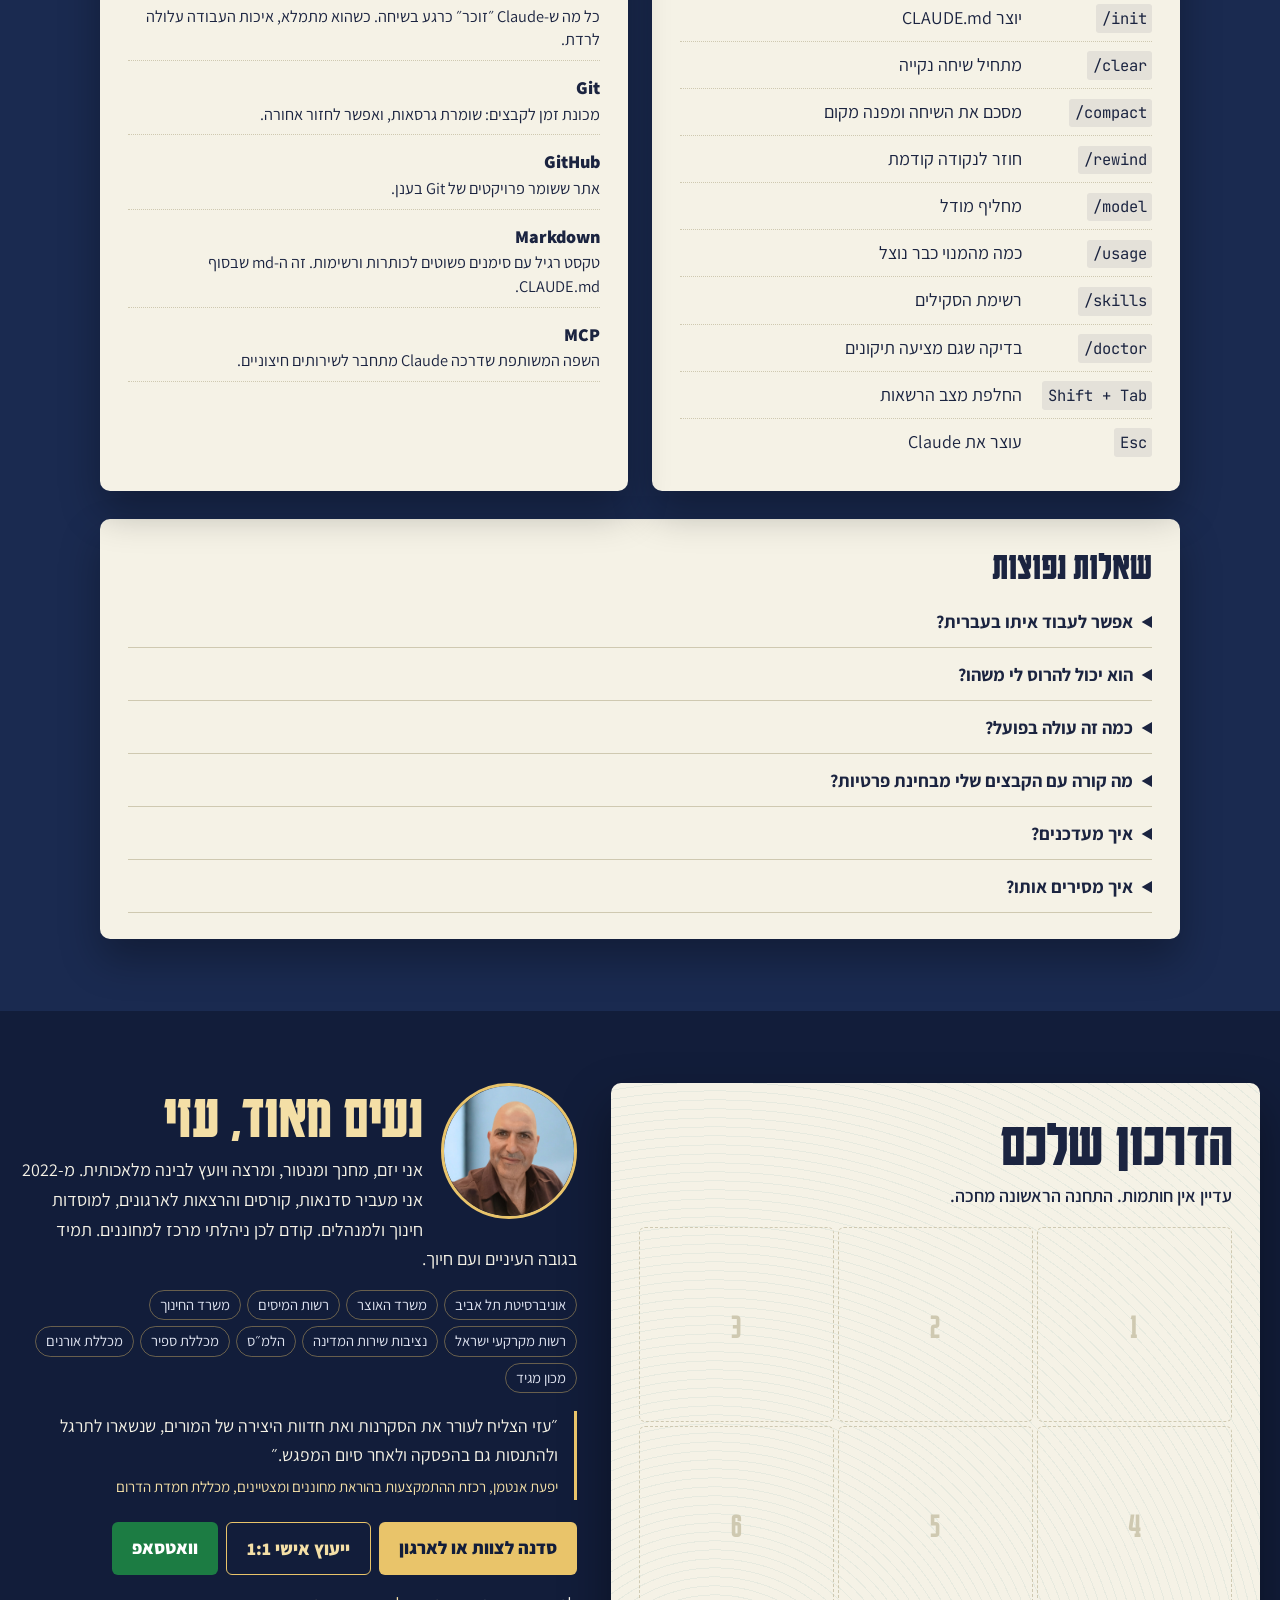
<file: claude-code/index.html>
<!DOCTYPE html>
<html lang="he" dir="rtl">
<head>
<meta charset="UTF-8">
<meta name="viewport" content="width=device-width, initial-scale=1">
<title>הדרכון ל-Claude Code | מדריך התקנה בעברית · עזי לוי</title>
<meta name="description" content="מתקינים את Claude Code בעברית, גם בלי רקע טכני. מדריך אינטראקטיבי שמתאים את עצמו למחשב שלכם: Windows, Mac או Linux, באפליקציה, בטרמינל או בדפדפן. מאת עזי לוי.">
<link rel="canonical" href="https://ezylevy.github.io/tutorials/claude-code/">
<meta property="og:type" content="article">
<meta property="og:locale" content="he_IL">
<meta property="og:title" content="הדרכון ל-Claude Code">
<meta property="og:description" content="מדריך התקנה בעברית בתשע תחנות, מהמסך השחור ועד המשימה הראשונה. מאת עזי לוי.">
<meta property="og:url" content="https://ezylevy.github.io/tutorials/claude-code/">
<meta property="og:image" content="https://ezylevy.github.io/tutorials/claude-code/assets/img/og.jpg">
<meta name="twitter:card" content="summary_large_image">
<meta name="theme-color" content="#121d3a">
<link rel="icon" href="assets/img/logo.png">
<link rel="preconnect" href="https://fonts.googleapis.com">
<link rel="preconnect" href="https://fonts.gstatic.com" crossorigin>
<link href="https://fonts.googleapis.com/css2?family=Amatic+SC:wght@700&family=Assistant:wght@400;600;700;800&family=JetBrains+Mono:wght@400;700&family=Karantina:wght@700&display=swap" rel="stylesheet">
<link rel="stylesheet" href="assets/css/site.css">
<script>document.documentElement.classList.add('js')</script>
<script type="application/ld+json">
{"@context":"https://schema.org","@type":"HowTo","name":"איך מתקינים את Claude Code","inLanguage":"he","dateModified":"2026-10-31","author":{"@type":"Person","name":"עזי לוי","url":"https://www.ezylevy.com"},"step":[{"@type":"HowToStep","name":"בודקים שיש מנוי בתשלום ומחשב מתאים"},{"@type":"HowToStep","name":"מתקינים את האפליקציה, או מריצים את פקודת ההתקנה בטרמינל"},{"@type":"HowToStep","name":"מתחברים לחשבון Claude ופותחים תיקיית תרגול"},{"@type":"HowToStep","name":"נותנים את המשימה הראשונה ובודקים את התוצאה"}]}
</script>
</head>
<body>
<a class="skip" href="#board">דילוג לתוכן הראשי</a>

<!-- מסנן שנותן לחותמות מראה של דיו על גומי -->
<svg width="0" height="0" style="position:absolute" aria-hidden="true" focusable="false">
  <filter id="rough" x="-5%" y="-5%" width="110%" height="110%">
    <feTurbulence type="fractalNoise" baseFrequency=".9" numOctaves="2" seed="4" result="n"/>
    <feDisplacementMap in="SourceGraphic" in2="n" scale="1" result="d"/>
    <feTurbulence type="fractalNoise" baseFrequency=".42" numOctaves="3" seed="9" result="s"/>
    <feColorMatrix in="s" type="matrix" values="0 0 0 0 0 0 0 0 0 0 0 0 0 0 0 0 0 0 -2.2 2.2" result="m"/>
    <feComposite in="d" in2="m" operator="in"/>
  </filter>
</svg>

<header class="topbar">
  <a class="brand" href="https://www.ezylevy.com" target="_blank" rel="noopener">
    <img src="assets/img/logo.png" alt="" width="44" height="44">
    <span><b>עזי לוי</b><small>בינה פוגשת מציאות</small></span>
  </a>
  <nav aria-label="קישורים חיצוניים">
    <a href="../index.html">→ כל המדריכים</a>
    <a href="https://www.ezylevy.com/courses" target="_blank" rel="noopener">סדנאות</a>
    <a href="https://chat.whatsapp.com/LcW2GxWIN3u0VDr8LdsnDD" target="_blank" rel="noopener">קבוצת עדכונים</a>
  </nav>
</header>

<main>
<section class="hero" aria-labelledby="title">
  <div>
    <p class="kicker">מדריך התקנה בעברית · נבדק מול התיעוד הרשמי ב-31.10.2026</p>
    <h1 id="title">הדרכון שלכם <span>ל-<bdi dir="ltr">Claude Code</bdi></span></h1>
    <p class="sub">מהמסך השחור ועד המשימה הראשונה: תשע תחנות קצרות, בגובה העיניים. ממלאים את הדרכון, והמדריך מתאים את עצמו למחשב ולמסלול שלכם. כל תחנה נגמרת בחידה קטנה ובחותמת.</p>
    <div class="byline">
      <img src="assets/img/ezi.jpg" alt="עזי לוי" width="62" height="62">
      <div><b>המדריך שלכם: עזי לוי</b><span>מנחה ויועץ לבינה מלאכותית, ומנהל מרכז למחוננים לשעבר</span></div>
    </div>
  </div>

  <div class="passport">
    <div class="cover" aria-hidden="true">
      <img src="assets/img/logo.png" alt="">
      <b>דרכון</b>
      <span>CLAUDE CODE</span>
    </div>
    <form class="datapage" id="passport" aria-label="פרטי הדרכון שלכם" onsubmit="return false">
      <div class="dp-head"><b>פרטי הנוסע</b><span lang="en" dir="ltr">PASSPORT · CC</span></div>
      <div class="dp-grid">
        <div class="dp-photo"><img src="assets/img/logo.png" alt="לוגו הפיל של עזי לוי" width="100" height="120"></div>
        <div>
          <div class="dp-field">
            <label for="pName">שם הנוסע (לא חובה, נשמר רק בדפדפן שלכם)</label>
            <input type="text" id="pName" autocomplete="given-name" maxlength="28" placeholder="איך קוראים לכם?">
          </div>
          <fieldset class="dp-field">
            <legend>המחשב שלי</legend>
            <div class="seg" role="group">
              <button type="button" data-set-os="win" aria-pressed="false">Windows</button>
              <button type="button" data-set-os="mac" aria-pressed="false">Mac</button>
              <button type="button" data-set-os="linux" aria-pressed="false">Linux</button>
            </div>
          </fieldset>
        </div>
      </div>
      <fieldset class="dp-field wide">
        <legend>המסלול שלי</legend>
        <div class="seg" role="group">
          <button type="button" data-set-route="app" aria-pressed="false">אפליקציה<small>בלי טרמינל, הכי קל</small></button>
          <button type="button" data-set-route="terminal" aria-pressed="false">טרמינל<small>כל היכולות, מהמקלדת</small></button>
          <button type="button" data-set-route="cloud" aria-pressed="false">דפדפן<small>בלי התקנה, דרך GitHub</small></button>
        </div>
      </fieldset>
      <a class="dp-go" href="#st1">יוצאים לתחנה הראשונה ←</a>
      <div class="mrz" id="mrz" aria-hidden="true">CC&lt;CLAUDE&lt;CODE&lt;&lt;TRAVELER&lt;&lt;&lt;&lt;&lt;&lt;&lt;&lt;&lt;&lt;&lt;&lt;&lt;&lt;&lt;&lt;&lt;&lt;<br>EZY&lt;LEVY&lt;GUIDE&lt;&lt;ROUTE&lt;&lt;&lt;&lt;&lt;&lt;&lt;&lt;&lt;&lt;&lt;&lt;&lt;&lt;&lt;&lt;&lt;&lt;&lt;&lt;</div>
    </form>
  </div>
</section>

<section class="board-wrap" id="board" aria-labelledby="board-t">
  <div class="board-inner">
    <h2 class="board-title" id="board-t">לוח יציאות</h2>
    <p class="board-sub">כל המסע לוקח בערך 35 דקות, ואפשר לעצור בכל תחנה. ההתקנה עצמה נגמרת כבר בתחנה 4.</p>
    <ol class="board" id="boardList">
      <li data-st="1"><a href="#st1"><span class="no">01</span><span>ביקורת דרכונים: מה זה ומה צריך</span><span class="time">3 דק׳</span><span class="status">ממתין</span></a></li>
      <li data-st="2"><a href="#st2"><span class="no">02</span><span>הפיל שבחדר: הטרמינל</span><span class="time">4 דק׳</span><span class="status">ממתין</span></a></li>
      <li data-st="3"><a href="#st3"><span class="no">03</span><span>ההתקנה</span><span class="time">5 דק׳</span><span class="status">ממתין</span></a></li>
      <li data-st="4"><a href="#st4"><span class="no">04</span><span>השיחה הראשונה</span><span class="time">5 דק׳</span><span class="status">ממתין</span></a></li>
      <li data-st="5"><a href="#st5"><span class="no">05</span><span>מי מאשר מה: הרשאות</span><span class="time">3 דק׳</span><span class="status">ממתין</span></a></li>
      <li data-st="6"><a href="#st6"><span class="no">06</span><span>יומן מסע: CLAUDE.md</span><span class="time">3 דק׳</span><span class="status">ממתין</span></a></li>
      <li data-st="7"><a href="#st7"><span class="no">07</span><span>ספר הנהלים: Skills</span><span class="time">4 דק׳</span><span class="status">ממתין</span></a></li>
      <li data-st="8"><a href="#st8"><span class="no">08</span><span>מתאם לחו״ל: חיבורים ו-MCP</span><span class="time">3 דק׳</span><span class="status">ממתין</span></a></li>
      <li data-st="9"><a href="#st9"><span class="no">09</span><span>שלוש משימות אמיתיות</span><span class="time">5 דק׳</span><span class="status">ממתין</span></a></li>
    </ol>
  </div>
</section>

<div class="journey">

<!-- ========== תחנה 1 ========== -->
<section class="spread" id="st1" style="--st:#b5125f" aria-labelledby="h1">
  <div class="leaf leaf-side"><div class="side-sticky">
    <span class="st-tag" dir="ltr">STATION 01</span>
    <p class="st-num" aria-hidden="true">1</p>
    <h2 id="h1">ביקורת דרכונים</h2>
    <p class="lede">שלוש דקות על מה זה בכלל, ומה חייבים שיהיה לכם לפני שיוצאים לדרך.</p>
    <aside class="note"><p>הכלי לא מחליף את השיקול שלכם. הוא נותן לשיקול שלכם ידיים.</p><cite>עזי</cite></aside>
  </div></div>
  <div class="leaf leaf-main">
    <h3 style="margin-top:0">הנהג, לא המפה</h3>
    <p>Claude Code הוא סוכן בינה מלאכותית של Anthropic שעובד ישירות על הקבצים שלכם. אתם מתארים בעברית רגילה את התוצאה שאתם רוצים, והוא פותח קבצים, עורך, בונה ומריץ פעולות עד שהיא מוכנה.</p>
    <div class="versus">
      <div><b>צ׳אט רגיל הוא מפה</b><p>מסביר איך מגיעים. את ההעתקה, ההדבקה והביצוע אתם עושים לבד.</p></div>
      <div><b>Claude Code הוא נהג</b><p>לוקח אתכם לשם. אתם קובעים את היעד, והוא עוצר לשאול לפי הכללים שקבעתם.</p></div>
    </div>

    <h3>בודקים לפני הגבול</h3>
    <ul class="checks">
      <li><b>מנוי Claude בתשלום.</b> החשבון החינמי לא כולל את Claude Code. Pro עולה 20 דולר לחודש (17 בתשלום שנתי), Max מתחיל ב-100 ו-Ultra עולה 200. <a href="https://claude.com/pricing" target="_blank" rel="noopener">המחירון המלא</a> נבדק ב-31.10.2026. ליתר ביטחון, בדקו שם לפני שאתם משלמים.</li>
      <li><b>מחשב מתאים.</b> Windows 10 גרסה 1809 ומעלה, macOS 13 ומעלה, או Ubuntu 20.04 / Debian 10 ומעלה. מעבד 64 ביט, 4GB זיכרון לפחות, וחיבור לאינטרנט.</li>
      <li><b>לא צריך לדעת לתכנת.</b> גם לא צריך Node.js או הרשאות מנהל. מדריך ישן שמתחיל ב-<code>npm install</code>? ההתקנה הרשמית כבר פשוטה ממנו.</li>
    </ul>

    <h3>שלושה מסלולים. בוחרים אחד.</h3>
    <div class="tbl-wrap"><table>
      <thead><tr><th scope="col">מסלול</th><th scope="col">מתאים למי ש…</th><th scope="col">שימו לב</th></tr></thead>
      <tbody>
        <tr><th scope="row">אפליקציה</th><td>רוצה ממשק גרפי ועבודה על תיקייה במחשב</td><td>המלצה שלי למתחילים. Linux עדיין בבטא</td></tr>
        <tr><th scope="row">טרמינל</th><td>רוצה את כל היכולות, אוטומציות ומהירות</td><td>פקודה אחת להתקנה, ותחנה 2 תוריד את הפחד</td></tr>
        <tr><th scope="row">דפדפן</th><td>לא יכול להתקין, או רוצה לעבוד גם מהטלפון</td><td>רץ בענן ועובד דרך חיבור ל-GitHub, לא על הקבצים במחשב שלכם</td></tr>
      </tbody>
    </table></div>
    <div class="tip"><b>ומה עם Cowork?</b> זה אותו מנוע, בלי טרמינל, למשימות משרד: מסמכים, אקסל, מצגות ומחקר. הוא נמצא באפליקציית Claude ל-Mac, ל-Windows ול-Linux (בטא) ובכל מנוי בתשלום, אז גם מי שקרא פעם שהוא ל-Mac בלבד יכול לנסות. כלל אצבע: משימת משרד הולכת ל-Cowork, ובניית משהו בתיקיית פרויקט הולכת ל-Code. <a href="https://support.claude.com/en/articles/13345190-getting-started-with-cowork" target="_blank" rel="noopener">המדריך הרשמי ל-Cowork</a></div>

    <div class="quiz" data-st="1">
      <div class="slot" data-slot="1">כאן תיכנס החותמת</div>
      <span class="quiz-tag" dir="ltr">PUZZLE 01</span>
      <p class="q">באיזה מהחשבונות האלה Claude Code לא יעבוד?</p>
      <div class="opts">
        <button type="button" data-ok data-why="נכון. החשבון החינמי מצוין לצ׳אט, אבל Claude Code דורש מנוי בתשלום או חשבון Console.">Free</button>
        <button type="button" data-why="ב-Pro הוא דווקא כלול. נסו שוב.">Pro</button>
        <button type="button" data-why="ב-Max הוא כלול, ועם יותר שימוש. נסו שוב.">Max</button>
      </div>
      <p class="fb" role="status"></p>
    </div>
  </div>
</section>

<!-- ========== תחנה 2 ========== -->
<section class="spread" id="st2" style="--st:#b4480c" aria-labelledby="h2">
  <div class="leaf leaf-side"><div class="side-sticky">
    <span class="st-tag" dir="ltr">STATION 02</span>
    <p class="st-num" aria-hidden="true">2</p>
    <h2 id="h2">הפיל שבחדר</h2>
    <p class="lede">כולם רואים אותו ואף אחד לא רוצה לדבר עליו: המסך השחור. בואו נדבר עליו, ונתרגל בלי לשבור כלום.</p>
    <aside class="note"><p>טרמינל הוא בסך הכול צ׳אט עם המחשב. רק שהמחשב מאוד מילולי.</p><cite>עזי</cite></aside>
  </div></div>
  <div class="leaf leaf-main">
    <div class="tip" data-route="app"><b>בחרתם באפליקציה?</b> בשביל ההתקנה לא תצטרכו טרמינל, אז אפשר <a href="#st3">לדלג לתחנה 3</a>. עדיין כדאי להעיף מבט: בהרבה מדריכים ובחלק מהכלים תפגשו אותו.</div>
    <div class="tip" data-route="cloud"><b>בחרתם בדפדפן?</b> בשביל ההתקנה לא תצטרכו טרמינל, אז אפשר <a href="#st3">לדלג לתחנה 3</a>. עדיין כדאי להעיף מבט: בהרבה מדריכים ובחלק מהכלים תפגשו אותו.</div>

    <h3 style="margin-top:0">פותחים אותו</h3>
    <div data-os="win"><p>לוחצים על <code>Win + X</code> ובוחרים <b>Windows PowerShell</b> או <b>Terminal</b>. אם בתחילת השורה כתוב <code>PS C:\Users\you&gt;</code>, אתם במקום הנכון. אם אין <code>PS</code>, אתם ב-CMD, שמשתמש בפקודות אחרות.</p></div>
    <div data-os="mac"><p>לוחצים על <code>Cmd + Space</code>, מקלידים <code>Terminal</code> ולוחצים <code>Enter</code>. נפתח חלון עם סמן מהבהב, וזהו.</p></div>
    <div data-os="linux"><p>ברוב ההפצות לוחצים על <code>Ctrl + Alt + T</code>, או מחפשים Terminal בתפריט היישומים.</p></div>

    <h3>ארבעה חוקי תנועה</h3>
    <ul class="checks">
      <li><b>אין כאן עכבר.</b> זזים עם החצים במקלדת, ושולחים עם <code>Enter</code>.</li>
      <li><b>הדבקה:</b>
        <span data-os="win"><code>Ctrl + V</code> או קליק ימני.</span>
        <span data-os="mac"><code>Cmd + V</code>.</span>
        <span data-os="linux"><code>Ctrl + Shift + V</code>.</span>
      </li>
      <li><b>בלם חירום:</b> <code>Esc</code> עוצר את Claude באמצע פעולה.</li>
      <li><b>יציאה:</b> כותבים <code>exit</code>, או לוחצים <code>Ctrl + D</code> פעמיים בשורה ריקה.</li>
    </ul>

    <h3>מגרש אימונים</h3>
    <p>זה סימולטור בתוך הדף. הוא לא מריץ שום דבר על המחשב שלכם, אז אפשר לטעות בלי חשש. הקלידו פקודה, או לחצו על אחת מאלה:</p>
    <div class="chips" id="simChips">
      <button type="button">claude --version</button>
      <button type="button">claude</button>
      <button type="button">/help</button>
      <button type="button">exit</button>
      <button type="button">claude doctor</button>
    </div>
    <div class="sim" dir="ltr">
      <div class="sim-bar"><i></i><span dir="rtl">סימולטור · לא מריץ כלום באמת</span></div>
      <div class="sim-out" id="simOut" tabindex="0" role="log" aria-label="פלט הסימולטור" aria-live="polite"></div>
      <form class="sim-form" id="simForm" autocomplete="off">
        <label for="simIn" id="simPrompt">&gt;</label>
        <input id="simIn" spellcheck="false" autocapitalize="off" autocomplete="off" aria-label="הקלידו פקודה לסימולטור">
      </form>
    </div>
    <div class="tip"><b>עברית הפוכה על המסך?</b> בחלק מהטרמינלים עברית מוצגת הפוך או מבולגנת. זו בעיית תצוגה בלבד, ו-Claude מבין אתכם מצוין. מפריע לכם? האפליקציה או התוסף ל-VS Code נוחים יותר לעין.</div>

    <div class="quiz" data-st="2">
      <div class="slot" data-slot="2">כאן תיכנס החותמת</div>
      <span class="quiz-tag" dir="ltr">PUZZLE 02</span>
      <p class="q">Claude התחיל לשנות קובץ שלא התכוונתם אליו. מה לוחצים?</p>
      <div class="opts">
        <button type="button" data-why="זה ישלח הודעה, אבל לא יעצור אותו. נסו שוב.">Enter</button>
        <button type="button" data-ok data-why="בדיוק. Esc עוצר אותו מיד, ואז אפשר להסביר מה רציתם.">Esc</button>
        <button type="button" data-why="זה מעביר בין מצבי הרשאות, ולא עוצר פעולה. נפגוש אותו בתחנה 5.">Shift + Tab</button>
      </div>
      <p class="fb" role="status"></p>
    </div>
  </div>
</section>

<!-- ========== תחנה 3 ========== -->
<section class="spread" id="st3" style="--st:#0a6a72" aria-labelledby="h3">
  <div class="leaf leaf-side"><div class="side-sticky">
    <span class="st-tag" dir="ltr">STATION 03</span>
    <p class="st-num" aria-hidden="true">3</p>
    <h2 id="h3">ההתקנה</h2>
    <p class="lede">התחנה הזאת מציגה רק את מה שמתאים לבחירות שלכם בדרכון. התחרטתם? מחליפים כאן.</p>
    <aside class="note"><p>הפקודה שותקת בזמן ההורדה. שקט לא אומר שזה נתקע. משאירים את החלון פתוח ומחכים.</p><cite>עזי</cite></aside>
  </div></div>
  <div class="leaf leaf-main">
    <div class="switcher">
      <p class="lbl">המסלול שלי</p>
      <div class="seg" role="group" aria-label="בחירת מסלול">
        <button type="button" data-set-route="app" aria-pressed="false">אפליקציה</button>
        <button type="button" data-set-route="terminal" aria-pressed="false">טרמינל</button>
        <button type="button" data-set-route="cloud" aria-pressed="false">דפדפן</button>
      </div>
      <p class="lbl">המחשב שלי</p>
      <div class="seg" role="group" aria-label="בחירת מחשב">
        <button type="button" data-set-os="win" aria-pressed="false">Windows</button>
        <button type="button" data-set-os="mac" aria-pressed="false">Mac</button>
        <button type="button" data-set-os="linux" aria-pressed="false">Linux</button>
      </div>
    </div>

    <!-- אפליקציה -->
    <div data-route="app">
      <ol class="steps">
        <li><b>מורידים ומתקינים</b>
          <span data-os="win mac">נכנסים ל-<a href="https://claude.com/download" target="_blank" rel="noopener">claude.com/download</a>, מורידים ומריצים את קובץ ההתקנה כמו כל תוכנה אחרת.</span>
          <span data-os="linux">ב-Linux מתקינים דרך apt לפי <a href="https://code.claude.com/docs/en/desktop-linux" target="_blank" rel="noopener">ההוראות הרשמיות</a>. הגרסה עדיין בבטא, ל-Ubuntu ול-Debian.</span>
        </li>
        <li><b>נכנסים לחשבון</b> פותחים את Claude ומתחברים עם חשבון Anthropic שלכם.</li>
        <li><b>עוברים ללשונית Code</b> היא בראש סרגל הצד. מופיעה בקשה לשדרוג? סימן שעדיין אין לכם מנוי בתשלום.</li>
        <li><b>בוחרים תיקייה</b> מתחת לתיבת הכתיבה בוחרים את הסביבה המקומית (Local), לוחצים על בורר התיקיות ואז על <b>Open folder…</b>. התחילו בתיקיית תרגול ריקה.</li>
      </ol>
      <div class="tip"><b>זהו, אין עוד שלב.</b> האפליקציה כבר כוללת את Claude Code, אז לא צריך Node.js ולא צריך את הטרמינל.</div>
    </div>

    <!-- טרמינל -->
    <div data-route="terminal">
      <ol class="steps">
        <li data-os="win"><b>Git for Windows (רשות, אבל מומלץ)</b> <a href="https://git-scm.com/downloads/win" target="_blank" rel="noopener">מורידים מכאן</a> ולוחצים Next בכל המסכים בלי לשנות דבר. לא צריך ללמוד Git. בלעדיו Claude Code פשוט ישתמש ב-PowerShell.</li>
        <li><b>פותחים טרמינל</b>
          <span data-os="win"><code>Win + X</code> ואז <b>Windows PowerShell</b> או <b>Terminal</b>. לא צריך להריץ כמנהל, ולא לבחור באפשרות שכתוב בה x86.</span>
          <span data-os="mac"><code>Cmd + Space</code>, כותבים <code>Terminal</code>, ואז <code>Enter</code>.</span>
          <span data-os="linux"><code>Ctrl + Alt + T</code>, או מחפשים Terminal בתפריט.</span>
        </li>
        <li><b>מדביקים את פקודת ההתקנה ולוחצים Enter</b>
          <div data-os="win"><div class="cmd"><pre><code>irm https://claude.ai/install.ps1 | iex</code></pre></div></div>
          <div data-os="mac linux"><div class="cmd"><pre><code>curl -fsSL https://claude.ai/install.sh | bash</code></pre></div></div>
          זה מוריד ומריץ את המתקין הרשמי. בסוף תופיע ההודעה <code>Claude Code successfully installed!</code>
        </li>
        <li><b>פותחים חלון טרמינל חדש ובודקים</b> חלון שהיה פתוח עדיין לא מכיר את הפקודה, אז חשוב לפתוח חדש.
          <div class="cmd"><pre><code>claude --version</code></pre></div>
          מספר גרסה עם הכיתוב <code>(Claude Code)</code> אחריו אומר שהכול עבד. עדכונים ירדו מעכשיו לבד ברקע.
        </li>
      </ol>
      <details class="more"><summary>דרכים אחרות להתקין</summary><div>
        <div data-os="win">
          <p><b>מתוך CMD:</b></p>
          <div class="cmd"><pre><code>curl -fsSL https://claude.ai/install.cmd -o install.cmd &amp;&amp; install.cmd &amp;&amp; del install.cmd</code></pre></div>
          <p><b>WinGet</b> (מתעדכן ידנית, עם <code>winget upgrade Anthropic.ClaudeCode</code>):</p>
          <div class="cmd"><pre><code>winget install Anthropic.ClaudeCode</code></pre></div>
        </div>
        <div data-os="mac">
          <p><b>Homebrew</b> (מתעדכן ידנית, עם <code>brew upgrade claude-code</code>):</p>
          <div class="cmd"><pre><code>brew install --cask claude-code</code></pre></div>
        </div>
        <div data-os="linux">
          <p>יש גם התקנה דרך apt, dnf ו-apk, לפי <a href="https://code.claude.com/docs/en/setup#install-with-linux-package-managers" target="_blank" rel="noopener">ההוראות הרשמיות</a>.</p>
        </div>
        <p><b>עובדים ב-VS Code?</b> מחפשים Claude Code בחנות התוספים. התוסף מביא איתו עותק פרטי, ולכן הפקודה <code>claude</code> לא תעבוד בטרמינל עד שתתקינו גם בדרך הרגילה.</p>
      </div></details>
      <p>משהו השתבש? הדביקו את הודעת השגיאה ב<a href="#help">מפענח השגיאות</a>.</p>
    </div>

    <!-- דפדפן -->
    <div data-route="cloud">
      <ol class="steps">
        <li><b>נכנסים לכתובת</b> <a href="https://claude.ai/code" target="_blank" rel="noopener">claude.ai/code</a> בדפדפן, או ללשונית <b>Code</b> באפליקציית Claude בטלפון.</li>
        <li><b>מחברים את GitHub</b> ההדרכה במסך הראשון מחברת חשבון GitHub ומלווה אתכם במשימה ראשונה. אין לכם חשבון? פתיחה ב-github.com היא בחינם.</li>
        <li><b>בוחרים פרויקט ונותנים משימה</b> המשימה רצה בענן וממשיכה גם כשסוגרים את המחשב.</li>
      </ol>
      <div class="warn"><b>מה לא עובד כאן:</b> הסשן רץ בענן ולא רואה את הקבצים שעל המחשב שלכם. רוצים לעבוד על תיקייה מקומית? <button type="button" class="linklike" data-set-route="app">עברו למסלול האפליקציה</button>.</div>
    </div>

    <div class="quiz" data-st="3">
      <div class="slot" data-slot="3">כאן תיכנס החותמת</div>
      <span class="quiz-tag" dir="ltr">PUZZLE 03</span>
      <p class="q">ההתקנה בטרמינל נגמרה, אבל המחשב טוען שהוא לא מכיר את הפקודה <code>claude</code>. מה עושים קודם?</p>
      <div class="opts">
        <button type="button" data-why="חבל על הזמן. ההתקנה כנראה הצליחה, ופשוט החלון עוד לא מעודכן.">מתקינים הכול מחדש</button>
        <button type="button" data-ok data-why="נכון. חלון ישן לא מכיר את הפקודה החדשה. אם גם בחלון חדש זה לא עובד, מפענח השגיאות ייתן לכם את התיקון.">פותחים חלון טרמינל חדש ומנסים שוב</button>
        <button type="button" data-why="אין צורך. בהתקנה הזאת Node.js לא נדרש בכלל.">מתקינים Node.js</button>
      </div>
      <p class="fb" role="status"></p>
    </div>
  </div>
</section>

<!-- ========== תחנה 4 ========== -->
<section class="spread" id="st4" style="--st:#5b2bb0" aria-labelledby="h4">
  <div class="leaf leaf-side"><div class="side-sticky">
    <span class="st-tag" dir="ltr">STATION 04</span>
    <p class="st-num" aria-hidden="true">4</p>
    <h2 id="h4">השיחה הראשונה</h2>
    <p class="lede">מתחברים, פותחים תיקיית תרגול, ומבקשים משהו אמיתי. בדרך כלל זה הרגע שבו זה נהיה ברור.</p>
    <aside class="note"><p>התחילו ממשהו שקטן עליכם, וראו מה קורה. אחר כך תגדילו.</p><cite>עזי</cite></aside>
  </div></div>
  <div class="leaf leaf-main">
    <div data-route="terminal">
      <h3 style="margin-top:0">פותחים תיקיית תרגול ונכנסים</h3>
      <div data-os="win"><div class="cmd"><pre><code>cd ([Environment]::GetFolderPath('Desktop'))
mkdir claude-test
cd claude-test
claude</code></pre></div></div>
      <div data-os="mac linux"><div class="cmd"><pre><code>mkdir -p ~/Desktop/claude-test
cd ~/Desktop/claude-test
claude</code></pre></div></div>
      <p>בפעם הראשונה ייפתח דפדפן לכניסה לחשבון, ואחר כך הפרטים נשמרים. הדפדפן לא נפתח? לחצו <code>c</code> כדי להעתיק את הקישור, והדביקו אותו בדפדפן בעצמכם.</p>
    </div>
    <div data-route="app"><h3 style="margin-top:0">כבר מחוברים</h3><p>בלשונית Code בחרו את תיקיית התרגול, וכתבו בתיבה שלמטה.</p></div>
    <div data-route="cloud"><h3 style="margin-top:0">כבר מחוברים</h3><p>בחרו פרויקט ב-claude.ai/code. אם המשימה דורשת קובץ שלא נמצא בפרויקט, בקשו מ-Claude ליצור קובץ לדוגמה.</p></div>

    <h3>נוסחה לבקשה טובה</h3>
    <div class="formula">
      <div><b>מה</b><span>התוצאה שרוצים</span></div>
      <div><b>למי</b><span>מי ישתמש בזה</span></div>
      <div><b>איך</b><span>פורמט ושפה</span></div>
      <div><b>גבול</b><span>מה לא לעשות</span></div>
    </div>
    <p>במקום ״תכין לי חידון״, כתבו ״חידון של 5 שאלות למחזור המים, לכיתה ו׳, כדף אינטרנט אחד בעברית. בלי להוסיף שאלות על נושאים אחרים״. וזו שיחה, אז אחרי התוצאה הראשונה פשוט ממשיכים: ״יפה, עכשיו הגדל את הכפתורים״.</p>

    <h3>הבקשה הראשונה שלכם</h3>
    <div class="tabs" role="tablist" aria-label="תחום">
      <button type="button" role="tab" id="t-edu" aria-controls="p-edu" aria-selected="true">חינוך</button>
      <button type="button" role="tab" id="t-mgr" aria-controls="p-mgr" aria-selected="false">ניהול</button>
      <button type="button" role="tab" id="t-biz" aria-controls="p-biz" aria-selected="false">עסק קטן</button>
      <button type="button" role="tab" id="t-con" aria-controls="p-con" aria-selected="false">תוכן</button>
    </div>
    <div role="tabpanel" id="p-edu" aria-labelledby="t-edu"><div class="cmd prompt"><pre><code>צור בתיקייה הזאת דף HTML אחד עם חידון של 5 שאלות על מחזור המים לכיתה ו׳. בעברית, מימין לשמאל, עם משוב מיידי ומעודד על כל תשובה וציון בסוף. כשתסיים, הסבר לי איך לפתוח אותו.</code></pre></div></div>
    <div role="tabpanel" id="p-mgr" aria-labelledby="t-mgr" hidden><div class="cmd prompt"><pre><code>צור קובץ Excel לדוגמה עם נתוני מכירות של 4 רבעונים ב-3 מחלקות. אחר כך קרא אותו, וכתוב סיכום של עמוד אחד למנהלים: מה השתנה, מה מדאיג, ושלוש שאלות שכדאי לשאול בישיבה. שמור כקובץ Word.</code></pre></div></div>
    <div role="tabpanel" id="p-biz" aria-labelledby="t-biz" hidden><div class="cmd prompt"><pre><code>אני מנהל/ת עסק קטן של [תחום]. בנה לי תבנית להצעת מחיר בעברית, עם מקומות ברורים לשם הלקוח, לפריטים ולמחיר, וחישוב מע״מ אוטומטי. שמור כקובץ שאפשר לפתוח ולהדפיס.</code></pre></div></div>
    <div role="tabpanel" id="p-con" aria-labelledby="t-con" hidden><div class="cmd prompt"><pre><code>רשום לי 10 רעיונות לפוסטים על [נושא] לקהל של [מי]. בחר את השלושה החזקים, ולכל אחד כתוב טיוטה קצרה ושורת פתיחה חדה. שמור הכול בקובץ אחד מסודר, וסמן בו כל עובדה שאני צריך/ה לבדוק.</code></pre></div></div>

    <div class="quiz" data-st="4">
      <div class="slot" data-slot="4">כאן תיכנס החותמת</div>
      <span class="quiz-tag" dir="ltr">PUZZLE 04</span>
      <p class="q">איזו בקשה תביא את התוצאה הכי טובה?</p>
      <div class="opts">
        <button type="button" data-why="מה זה ״יפה״ בשבילכם? בלי קהל ופורמט, Claude ינחש.">״תעשה לי מצגת יפה״</button>
        <button type="button" data-why="נימוסי, אבל חסר בה הכול: נושא, קהל ופורמט.">״אתה יכול לעזור לי עם מצגת בבקשה?״</button>
        <button type="button" data-ok data-why="בול. יש כאן מה, למי, איך וגבול.">״מצגת של 8 שקפים על בטיחות ברשת להורים, בעברית, בלי מונחים טכניים״</button>
      </div>
      <p class="fb" role="status"></p>
    </div>
  </div>
</section>

<!-- ========== תחנה 5 ========== -->
<section class="spread" id="st5" style="--st:#b3202c" aria-labelledby="h5">
  <div class="leaf leaf-side"><div class="side-sticky">
    <span class="st-tag" dir="ltr">STATION 05</span>
    <p class="st-num" aria-hidden="true">5</p>
    <h2 id="h5">מי מאשר מה</h2>
    <p class="lede">כמה חופש נותנים לנהג? זו ההחלטה הכי חשובה במסע, ואפשר לשנות אותה בכל רגע.</p>
    <aside class="note"><p>בהתחלה עובדים בתיקיית תרגול. כשכבר יש אמון, מרחיבים את החופש.</p><cite>עזי</cite></aside>
  </div></div>
  <div class="leaf leaf-main">
    <h3 style="margin-top:0">ארבעה שערים</h3>
    <div class="tbl-wrap"><table>
      <thead><tr><th scope="col">מצב</th><th scope="col">קריאת קבצים</th><th scope="col">עריכת קבצים</th><th scope="col">הרצת פקודות</th></tr></thead>
      <tbody>
        <tr><th scope="row">Manual</th><td class="yes">לבד</td><td class="ask">שואל אתכם</td><td class="ask">שואל אתכם</td></tr>
        <tr><th scope="row">Accept edits</th><td class="yes">לבד</td><td class="yes">לבד</td><td class="ask">שואל, מלבד פעולות קבצים בסיסיות</td></tr>
        <tr><th scope="row">Plan</th><td class="yes">לבד</td><td class="no-go">חסום עד שמאשרים תוכנית</td><td class="ask">מוגבל, כדי לבדוק ולתכנן</td></tr>
        <tr><th scope="row">Auto</th><td class="yes">לבד</td><td class="yes">לבד, עם בדיקת בטיחות ברקע</td><td class="yes">לבד, עם בדיקת בטיחות ברקע</td></tr>
      </tbody>
    </table></div>
    <p><b>במה תתחילו?</b> בגרסאות החדשות, Auto הוא מצב ההתחלה בטרמינל וב-VS Code: מודל נוסף בודק כל פעולה במקומכם, ועוצר פעולות מסוכנות. זה נוח, אבל לא תחליף לתשומת לב.</p>

    <h3>מחליפים מצב</h3>
    <p data-route="terminal"><code>Shift + Tab</code> עובר בין המצבים. המצב הנוכחי מוצג על המסך.</p>
    <p data-route="app">המצב מופיע בשורה שמתחת לתיבת הכתיבה. לוחצים עליו ובוחרים אחר.</p>
    <p data-route="cloud">בוחרים מצב מהתפריט הנפתח, גם כשיוצרים את המשימה וגם בזמן שהיא רצה. העבודה מבודדת מהמחשב שלכם, אבל עדיין קוראים מה השתנה לפני שמשתמשים בתוצאה.</p>

    <h3>שלושה הרגלים ששומרים עליכם</h3>
    <ul class="checks">
      <li><b>Plan למשימה גדולה.</b> קודם קוראים תוכנית, אחר כך מאשרים שינויים.</li>
      <li><b>יש חרטה?</b> <code>/rewind</code> מחזיר את השיחה ואת הקוד לנקודה קודמת.</li>
      <li><b>גיבוי לדברים שחשובים לכם.</b> הכלל הפשוט: לא נותנים ל-Claude לעבוד על העותק היחיד של קובץ.</li>
    </ul>
    <div class="warn"><b>מצב שלא נוגעים בו:</b> הדגל <code>--dangerously-skip-permissions</code> מכבה את רוב הבדיקות. הוא מיועד לסביבות מבודדות, ולא למחשב האישי שלכם, גם אם מישהו ברשת ממליץ עליו בהתלהבות.</div>

    <div class="quiz" data-st="5">
      <div class="slot" data-slot="5">כאן תיכנס החותמת</div>
      <span class="quiz-tag" dir="ltr">PUZZLE 05</span>
      <p class="q">רוצים לארגן מחדש תיקייה חשובה, אבל קודם לראות בדיוק מה הוא מתכוון לעשות. באיזה מצב תבחרו?</p>
      <div class="opts">
        <button type="button" data-why="בבדיקת הרקע יש ביטחון, אבל Auto פשוט יתחיל לעבוד.">Auto</button>
        <button type="button" data-ok data-why="נכון. Plan מציג תוכנית, ושום קובץ לא משתנה עד שתאשרו.">Plan</button>
        <button type="button" data-why="Accept edits מאשר עריכות מראש, וזה ההפך ממה שרציתם.">Accept edits</button>
      </div>
      <p class="fb" role="status"></p>
    </div>
  </div>
</section>

<!-- ========== תחנה 6 ========== -->
<section class="spread" id="st6" style="--st:#1f6f2a" aria-labelledby="h6">
  <div class="leaf leaf-side"><div class="side-sticky">
    <span class="st-tag" dir="ltr">STATION 06</span>
    <p class="st-num" aria-hidden="true">6</p>
    <h2 id="h6">יומן מסע</h2>
    <p class="lede">קובץ אחד שחוסך לכם להסביר את עצמכם מחדש בכל שיחה: <code>CLAUDE.md</code>.</p>
    <aside class="note"><p>כל פעם שאתם מתקנים את Claude על אותו דבר בפעם השנייה, זו שורה ליומן.</p><cite>עזי</cite></aside>
  </div></div>
  <div class="leaf leaf-main">
    <h3 style="margin-top:0">מה זה?</h3>
    <p>קובץ טקסט רגיל ש-Claude קורא בתחילת כל שיחה. כותבים בו מי אתם, איך אתם אוהבים לעבוד ומה הכללים. כתיבה בעברית עובדת מצוין.</p>
    <div class="tbl-wrap"><table>
      <thead><tr><th scope="col">איפה הקובץ</th><th scope="col">על מה הוא משפיע</th><th scope="col">מה כותבים בו</th></tr></thead>
      <tbody>
        <tr><th scope="row"><code>~/.claude/CLAUDE.md</code></th><td>כל הפרויקטים שלכם במחשב</td><td>מי אתם, ואיך לדבר איתכם</td></tr>
        <tr><th scope="row"><code>./CLAUDE.md</code></th><td>הפרויקט הזה בלבד</td><td>הכללים של הפרויקט הזה</td></tr>
      </tbody>
    </table></div>
    <h3>הדרך הקלה</h3>
    <p>הקלידו בתוך Claude Code את הפקודה הבאה, והוא יסרוק את התיקייה ויכתוב טיוטה ראשונה. אם כבר יש קובץ, הוא יציע שיפורים במקום לדרוס אותו.</p>
    <div class="cmd"><pre><code>/init</code></pre></div>
    <h3>דוגמה לגנוב ולשנות</h3>
    <div class="cmd prompt file"><pre><code># הפרויקט: אתר הסדנאות שלי

## מי אני
מנחה סדנאות, לא מתכנת/ת. הסבר לי כל דבר בעברית פשוטה.

## כללים
- כל טקסט לקהל: בעברית, מימין לשמאל.
- לפני מחיקה או דריסה של קובץ: עצור ובקש אישור.
- משימה גדולה: קודם תוכנית קצרה, ורק אז ביצוע.
- בסיום: כתוב מה שינית ואיך אני בודק/ת את זה.</code></pre></div>
    <div class="tip"><b>כמה שורות?</b> קצר עדיף. קובץ ארוך צורך מקום בכל שיחה, וכלל שנקבר בתוכו נוטה להיעלם. נוהל ארוך עובר לתחנה הבאה. <code>/memory</code> פותח את הקבצים לעריכה.</div>

    <div class="quiz" data-st="6">
      <div class="slot" data-slot="6">כאן תיכנס החותמת</div>
      <span class="quiz-tag" dir="ltr">PUZZLE 06</span>
      <p class="q">אתם רוצים ש-Claude תמיד יענה לכם בעברית, בכל פרויקט. איפה כותבים את זה?</p>
      <div class="opts">
        <button type="button" data-ok data-why="נכון. הקובץ בתיקיית הבית חל על כל הפרויקטים במחשב.">ב-<bdi>~/.claude/CLAUDE.md</bdi></button>
        <button type="button" data-why="זה יעבוד, אבל רק בפרויקט הזה. נסו שוב.">ב-<bdi>./CLAUDE.md</bdi> של הפרויקט</button>
        <button type="button" data-why="אפשר, אבל תצטרכו לחזור על זה בכל שיחה חדשה.">פשוט מבקשים בכל שיחה מחדש</button>
      </div>
      <p class="fb" role="status"></p>
    </div>
  </div>
</section>

<!-- ========== תחנה 7 ========== -->
<section class="spread" id="st7" style="--st:#174ea6" aria-labelledby="h7">
  <div class="leaf leaf-side"><div class="side-sticky">
    <span class="st-tag" dir="ltr">STATION 07</span>
    <p class="st-num" aria-hidden="true">7</p>
    <h2 id="h7">ספר הנהלים</h2>
    <p class="lede">Skill הוא נוהל שכותבים פעם אחת. כמו קלסר שמקבל עובד חדש ביום הראשון, רק שהעובד באמת קורא אותו.</p>
    <aside class="note"><p>עשיתם משהו טוב פעמיים? בפעם השלישית זה כבר צריך להיות Skill.</p><cite>עזי</cite></aside>
  </div></div>
  <div class="leaf leaf-main">
    <h3 style="margin-top:0">הדרך הקלה: פשוט מבקשים</h3>
    <p>סיימתם משימה ואתם מרוצים מהדרך? בקשו מ-Claude להפוך אותה לנוהל:</p>
    <div class="cmd prompt"><pre><code>מה שעשינו עכשיו עבד מצוין. הפוך את זה ל-Skill אישי בשם meeting-summary, שאוכל להפעיל גם בפרויקטים אחרים. הצג לי את הקובץ לפני שאתה שומר אותו.</code></pre></div>
    <h3>הדרך הידנית: 3 צעדים</h3>
    <ol class="steps">
      <li><b>יוצרים תיקייה</b> השם שלה יהפוך לפקודה, אז עדיף באנגלית.
        <div data-os="win"><div class="cmd"><pre><code>mkdir "$env:USERPROFILE\.claude\skills\meeting-summary"</code></pre></div></div>
        <div data-os="mac linux"><div class="cmd"><pre><code>mkdir -p ~/.claude/skills/meeting-summary</code></pre></div></div>
      </li>
      <li><b>שומרים בתוכה קובץ בשם SKILL.md</b> התיאור למעלה עוזר ל-Claude להבין מתי הנוהל רלוונטי.
        <div class="cmd prompt file"><pre><code>---
description: מסכם פגישה למסמך פעולה. השתמש כשמבקשים לסכם פגישה, תמלול או שיחה.
---

1. קרא את התמלול או את ההערות.
2. כתוב בראש המסמך 3 משפטים: מה הוחלט.
3. צור טבלה: משימה, אחראי, תאריך יעד.
4. אם חסר אחראי או תאריך, כתוב "חסר". אל תנחש.
5. שמור כקובץ Word באותה תיקייה.</code></pre></div>
      </li>
      <li><b>מפעילים</b> Claude יכול לזהות לבד שהנוהל מתאים, או שאתם מקלידים בשיחה חדשה:
        <div class="cmd"><pre><code>/meeting-summary</code></pre></div>
      </li>
    </ol>
    <h3>סקילים של אחרים</h3>
    <p>דוגמה יפה מהקהילה הישראלית: <a href="https://github.com/shirazel/editable-design-skill" target="_blank" rel="noopener">editable-design</a> של שירה רוט זליקוביץ. כל עיצוב שמבקשים מ-Claude מגיע גם עם עורך בדפדפן, ואפשר לשנות טקסט ולגרור דברים בלי לחזור לשיחה. למאגר גדול יותר, יש את הרשימה <a href="https://github.com/hesreallyhim/awesome-claude-code" target="_blank" rel="noopener" dir="ltr">awesome-claude-code</a>.</p>
    <div class="warn"><b>סקיל הוא קוד והוראות שרצים אצלכם.</b> לפני שמתקינים משהו מהרשת, הדביקו את זה:</div>
    <div class="cmd prompt"><pre><code>אל תתקין עדיין. קרא את כל הקבצים ב-[קישור], ואמור לי בעברית פשוטה: מה זה עושה, לאילו קבצים וחשבונות זה ניגש, האם זה שולח מידע החוצה, ומה מדאיג אותך. אחכה לתשובה ואחליט.</code></pre></div>

    <div class="quiz" data-st="7">
      <div class="slot" data-slot="7">כאן תיכנס החותמת</div>
      <span class="quiz-tag" dir="ltr">PUZZLE 07</span>
      <p class="q">יש לכם נוהל של 40 שורות להכנת דו״ח שבועי. איפה הוא צריך לגור?</p>
      <div class="opts">
        <button type="button" data-why="הוא ייטען בכל שיחה, גם כשלא מכינים דו״ח. בזבוז מקום.">ב-<bdi>CLAUDE.md</bdi></button>
        <button type="button" data-ok data-why="נכון. Skill נטען רק כשצריך אותו, אז נוהל ארוך כמעט לא עולה לכם כלום עד שמשתמשים בו.">ב-Skill</button>
        <button type="button" data-why="זה עובד, אבל זה בדיוק מה ש-Skill חוסך.">מדביק אותו בכל שבוע מחדש</button>
      </div>
      <p class="fb" role="status"></p>
    </div>
  </div>
</section>

<!-- ========== תחנה 8 ========== -->
<section class="spread" id="st8" style="--st:#8a5a00" aria-labelledby="h8">
  <div class="leaf leaf-side"><div class="side-sticky">
    <span class="st-tag" dir="ltr">STATION 08</span>
    <p class="st-num" aria-hidden="true">8</p>
    <h2 id="h8">מתאם לחו״ל</h2>
    <p class="lede">MCP הוא מתאם חשמל: תקע אחד שמחבר את Claude לשירותים שאתם כבר משתמשים בהם, כמו Notion, Drive ואחרים.</p>
    <aside class="note"><p>מחברים רק מה שבאמת צריך. לכל חיבור יש מחיר של הרשאות וגם של מקום בשיחה.</p><cite>עזי</cite></aside>
  </div></div>
  <div class="leaf leaf-main">
    <h3 style="margin-top:0">מחברים שירות</h3>
    <div data-route="terminal">
      <p>בטרמינל, מחוץ ל-Claude. למשל, חיבור ל-Notion:</p>
      <div class="cmd"><pre><code>claude mcp add --transport http notion https://mcp.notion.com/mcp</code></pre></div>
      <p>אחר כך, בתוך Claude Code, מקלידים <code>/mcp</code> ומתחברים לחשבון. חיבורים נוספים שעברו בדיקה נמצאים ב<a href="https://claude.ai/directory" target="_blank" rel="noopener">ספרייה הרשמית</a>.</p>
    </div>
    <div data-route="app cloud">
      <p>מחפשים את השירות ב<a href="https://claude.ai/directory" target="_blank" rel="noopener">ספריית החיבורים של Anthropic</a>, מחברים אותו לחשבון, ומאשרים את ההרשאות שהוא מבקש.</p>
    </div>

    <h3>ומה זה Plugin?</h3>
    <p>חבילה שיכולה לכלול כמה דברים ביחד: סקילים, סוכנים, חיבורי MCP ועוד. מתקינים אותה בפקודה אחת, ו-<code>/plugin</code> פותח את התפריט.</p>

    <h3>אחרי שמחברים</h3>
    <div class="cmd prompt"><pre><code>מצא ב-Notion את כל המשימות שפתוחות אצלי השבוע, סדר אותן לפי דחיפות, וכתוב לי טיוטת תוכנית לשבוע. אל תשנה כלום ב-Notion.</code></pre></div>
    <div class="warn"><b>שתי זהירויות.</b> חיבור נותן ל-Claude גישה אמיתית לחשבון, אז התחילו בהרשאת קריאה בלבד אם יש אפשרות כזאת. ותוכן שמגיע מבחוץ, כמו מייל או דף אינטרנט, יכול להכיל הוראות שמישהו הטמין שם, אז עדיף לא לאשר פעולות רגישות על עיוור.</div>

    <div class="quiz" data-st="8">
      <div class="slot" data-slot="8">כאן תיכנס החותמת</div>
      <span class="quiz-tag" dir="ltr">PUZZLE 08</span>
      <p class="q">מצאתם ברשת חיבור MCP מבטיח ממפתח לא מוכר. מה הצעד הראשון?</p>
      <div class="opts">
        <button type="button" data-why="נוח, אבל עכשיו יש לו גישה מלאה. קצת מוקדם.">מחברים לחשבון הראשי ורואים מה קורה</button>
        <button type="button" data-ok data-why="בדיוק. קודם מבינים מה הוא עושה, ואז בוחרים הרשאה מינימלית.">מבקשים מ-Claude להסביר מה הוא עושה, ואז מחברים בהרשאה מינימלית</button>
        <button type="button" data-why="הרבה כוכבים זה סימן טוב, אבל לא בדיקת אבטחה.">בודקים שיש לו הרבה כוכבים ב-GitHub, וזה מספיק</button>
      </div>
      <p class="fb" role="status"></p>
    </div>
  </div>
</section>

<!-- ========== תחנה 9 ========== -->
<section class="spread" id="st9" style="--st:#a01590" aria-labelledby="h9">
  <div class="leaf leaf-side"><div class="side-sticky">
    <span class="st-tag" dir="ltr">STATION 09</span>
    <p class="st-num" aria-hidden="true">9</p>
    <h2 id="h9">שלוש משימות אמיתיות</h2>
    <p class="lede">מכאן לומדים רק מעבודה. בחרו משימה אחת, העתיקו את הבקשה, ואז המשיכו בשיחה עד שאתם מרוצים.</p>
    <aside class="note"><p>התוצאה הראשונה היא טיוטה. הקסם קורה בבקשה השנייה והשלישית.</p><cite>עזי</cite></aside>
  </div></div>
  <div class="leaf leaf-main">
    <h3 style="margin-top:0">עמוד אישי באינטרנט</h3>
    <div class="cmd prompt"><pre><code>בנה לי דף אינטרנט אישי אחד בעברית, מימין לשמאל. אני [שם], ואני עוסק/ת ב[תחום]. שאל אותי קודם 3 שאלות על הקהל ועל הסגנון. הדף צריך להיראות טוב גם בטלפון, ובסוף תסביר לי איך לפתוח אותו.</code></pre></div>
    <p><b>בודקים:</b> פותחים את הקובץ בדפדפן, מצמצמים את החלון לרוחב של טלפון, ומבקשים לשנות דבר אחד.</p>

    <h3>סדר בהוצאות</h3>
    <div class="cmd prompt"><pre><code>בתיקייה הזאת יש קבלות וחשבוניות. אל תשנה ואל תמחק את המקור. קרא אותן, בנה קובץ Excel חדש לפי תאריך, ספק, סכום וקטגוריה, והוסף גיליון סיכום לפי חודש. סמן כל קבלה שלא הצלחת לקרוא בוודאות.</code></pre></div>
    <p><b>בודקים:</b> משווים שלוש שורות מול הקבלה עצמה. עובדים על עותק של הקבצים, לא על המקור.</p>

    <h3>כלי קטן משלכם</h3>
    <div class="cmd prompt"><pre><code>בנה לי אפליקציית משימות בקובץ HTML אחד, בעברית: הוספה, סימון ״בוצע״, מחיקה, וסינון לפי ״להיום״. המשימות יישמרו גם אחרי שסוגרים את הדפדפן. בלי שרת ובלי התקנות.</code></pre></div>
    <p><b>בודקים:</b> מוסיפים משימה, סוגרים את הדפדפן, פותחים שוב, ורואים שהיא עדיין שם.</p>

    <div class="quiz" data-st="9">
      <div class="slot" data-slot="9">כאן תיכנס החותמת</div>
      <span class="quiz-tag" dir="ltr">PUZZLE 09</span>
      <p class="q">חידה אחרונה: מי אחראי על מה שיוצא מכאן לעולם?</p>
      <div class="opts">
        <button type="button" data-why="הוא ביצע, אבל הוא גם יכול לטעות בביטחון מלא.">Claude</button>
        <button type="button" data-ok data-why="זה השיעור הכי חשוב במסע. Claude נוהג, ואתם עדיין קובעים לאן ובודקים שהגעתם.">אתם</button>
        <button type="button" data-why="תודה על המחמאה, אבל לא.">עזי</button>
      </div>
      <p class="fb" role="status"></p>
    </div>
  </div>
</section>
</div>

<!-- ========== דלפק עזרה ========== -->
<section class="desk-sec" id="help" aria-labelledby="help-t">
  <div class="desk-inner">
    <h2 id="help-t">דלפק העזרה</h2>
    <p>נתקעתם? כאן מפענחים הודעות שגיאה, מוצאים פקודות, ומתרגמים מילים מוזרות לעברית.</p>

    <div class="desk-paper">
      <h3>מפענח השגיאות</h3>
      <label for="errQ">הדביקו את הודעת השגיאה, או מילה ממנה:</label>
      <input class="search" id="errQ" type="search" placeholder="command not found: claude" spellcheck="false" autocomplete="off">
      <ul class="err-list" id="errList"></ul>
      <p class="err-none" id="errNone" hidden>לא מצאתי התאמה. בקשו מ-Claude באפליקציה או בצ׳אט להסביר את השגיאה, או בדקו <a href="https://code.claude.com/docs/en/troubleshoot-install" target="_blank" rel="noopener">בעמוד התקלות הרשמי</a>.</p>
    </div>

    <div class="two">
      <div class="desk-paper">
        <h3>פנקס כיס</h3>
        <p class="where">בטרמינל, מחוץ ל-Claude</p>
        <ul class="pocket">
          <li><code>claude</code><span>מתחיל שיחה בתיקייה הנוכחית</span></li>
          <li><code>claude -c</code><span>ממשיך את השיחה האחרונה</span></li>
          <li><code>claude -r</code><span>בוחר שיחה קודמת</span></li>
          <li><code>claude doctor</code><span>בודק שההתקנה תקינה</span></li>
          <li><code>claude update</code><span>מעדכן גרסה</span></li>
        </ul>
        <p class="where">בתוך השיחה</p>
        <ul class="pocket">
          <li><code>/help</code><span>כל הפקודות</span></li>
          <li><code>/init</code><span>יוצר <bdi>CLAUDE.md</bdi></span></li>
          <li><code>/clear</code><span>מתחיל שיחה נקייה</span></li>
          <li><code>/compact</code><span>מסכם את השיחה ומפנה מקום</span></li>
          <li><code>/rewind</code><span>חוזר לנקודה קודמת</span></li>
          <li><code>/model</code><span>מחליף מודל</span></li>
          <li><code>/usage</code><span>כמה מהמנוי כבר נוצל</span></li>
          <li><code>/skills</code><span>רשימת הסקילים</span></li>
          <li><code>/doctor</code><span>בדיקה שגם מציעה תיקונים</span></li>
          <li><code>Shift + Tab</code><span>החלפת מצב הרשאות</span></li>
          <li><code>Esc</code><span>עוצר את Claude</span></li>
        </ul>
      </div>
      <div class="desk-paper">
        <h3>מילון שפת הילידים</h3>
        <dl class="gloss" style="grid-template-columns:minmax(0,1fr)">
          <div><dt>טרמינל</dt><dd>חלון שבו מדברים עם המחשב בטקסט במקום בלחיצות.</dd></div>
          <div><dt>PowerShell / CMD</dt><dd>שני טרמינלים של Windows. הם דומים, אבל הפקודות שונות.</dd></div>
          <div><dt>PATH</dt><dd>הרשימה של התיקיות שבהן המחשב מחפש תוכנות. ״not found״ אומר בדרך כלל שהתוכנה לא שם.</dd></div>
          <div><dt>סשן</dt><dd>שיחה אחת עם Claude, עם ההקשר שלה.</dd></div>
          <div><dt>קונטקסט</dt><dd>כל מה ש-Claude ״זוכר״ כרגע בשיחה. כשהוא מתמלא, איכות העבודה עלולה לרדת.</dd></div>
          <div><dt>Git</dt><dd>מכונת זמן לקבצים: שומרת גרסאות, ואפשר לחזור אחורה.</dd></div>
          <div><dt>GitHub</dt><dd>אתר ששומר פרויקטים של Git בענן.</dd></div>
          <div><dt>Markdown</dt><dd>טקסט רגיל עם סימנים פשוטים לכותרות ורשימות. זה ה-md שבסוף <bdi>CLAUDE.md</bdi>.</dd></div>
          <div><dt>MCP</dt><dd>השפה המשותפת שדרכה Claude מתחבר לשירותים חיצוניים.</dd></div>
        </dl>
      </div>
    </div>

    <div class="desk-paper faq">
      <h3>שאלות נפוצות</h3>
      <details><summary>אפשר לעבוד איתו בעברית?</summary><p>כן. כותבים בעברית רגילה והוא מבין ועונה. ההערה היחידה היא שבחלק מהטרמינלים התצוגה של עברית הפוכה או מבולגנת, ואז האפליקציה נוחה יותר.</p></details>
      <details><summary>הוא יכול להרוס לי משהו?</summary><p>הוא עובד באמת על קבצים, אז טעות היא אפשרית. לכן מתחילים בתיקיית תרגול, עובדים על עותקים, משתמשים ב-Plan לדברים גדולים, ועוצרים עם Esc כשמשהו נראה לא נכון.</p></details>
      <details><summary>כמה זה עולה בפועל?</summary><p>השימוש נכלל במנוי, עם מגבלות לכל 5 שעות ולכל שבוע. משימות גדולות מגיעות למגבלה מהר יותר, ואז ממתינים או משדרגים. <code>/usage</code> מראה איפה אתם עומדים. לפרטים: <a href="https://code.claude.com/docs/en/costs" target="_blank" rel="noopener">עלויות, בתיעוד הרשמי</a>.</p></details>
      <details><summary>מה קורה עם הקבצים שלי מבחינת פרטיות?</summary><p>מה ש-Claude קורא נשלח לשרתים של Anthropic לצורך עיבוד. אל תפתחו אותו בתיקייה עם סיסמאות או מידע רגיש שאסור שיצא מהארגון, ובחשבון של עבודה בדקו קודם מה הנוהל. <a href="https://code.claude.com/docs/en/data-usage" target="_blank" rel="noopener">מדיניות השימוש בנתונים</a>.</p></details>
      <details><summary>איך מעדכנים?</summary><p>התקנה רגילה בטרמינל מתעדכנת לבד ברקע. מי שהתקין דרך Homebrew או WinGet מעדכן ידנית.</p></details>
      <details><summary>איך מסירים אותו?</summary><p>יש הוראות לכל מערכת הפעלה <a href="https://code.claude.com/docs/en/setup#uninstall-claude-code" target="_blank" rel="noopener">בעמוד ההתקנה הרשמי</a>.</p></details>
    </div>
  </div>
</section>

<!-- ========== סיום ========== -->
<section class="finale" id="visa" aria-label="סיכום המסע והכרות עם עזי לוי">
  <div class="visa" id="visaCard">
    <h2 id="visaTitle">הדרכון שלכם</h2>
    <p class="count" id="visaCount" role="status">עדיין אין חותמות. התחנה הראשונה מחכה.</p>
    <div class="stamp-sheet" id="sheet"></div>
    <div class="visa-go">
      <p><b>אספתם את כולן.</b> עכשיו זה הזמן לבנות משהו אמיתי, ולספר לי מה יצא.</p>
      <p style="margin-top:10px"><a class="btn wa" id="visaShare" href="https://wa.me/972544266802" target="_blank" rel="noopener">שלחו לעזי בוואטסאפ מה בניתם</a></p>
    </div>
    <button type="button" class="reset" id="resetBtn">איפוס הדרכון</button>
  </div>

  <div class="guide-bio">
    <img src="assets/img/ezi.jpg" alt="עזי לוי" width="136" height="136" loading="lazy">
    <h2>נעים מאוד, עזי</h2>
    <p>אני יזם, מחנך ומנטור, ומרצה ויועץ לבינה מלאכותית. מ-2022 אני מעביר סדנאות, קורסים והרצאות לארגונים, למוסדות חינוך ולמנהלים. קודם לכן ניהלתי מרכז למחוננים. תמיד בגובה העיניים ועם חיוך.</p>
    <ul class="clients" aria-label="בין לקוחותיי">
      <li>אוניברסיטת תל אביב</li><li>משרד האוצר</li><li>רשות המיסים</li><li>משרד החינוך</li><li>רשות מקרקעי ישראל</li><li>נציבות שירות המדינה</li><li>הלמ״ס</li><li>מכללת ספיר</li><li>מכללת אורנים</li><li>מכון מגיד</li>
    </ul>
    <blockquote class="quote">
      <p>״עזי הצליח לעורר את הסקרנות ואת חדוות היצירה של המורים, שנשארו לתרגל ולהתנסות גם בהפסקה ולאחר סיום המפגש.״</p>
      <cite>יפעת אנטמן, רכזת ההתמקצעות בהוראת מחוננים ומצטיינים, מכללת חמדת הדרום</cite>
    </blockquote>
    <div class="cta-row">
      <a class="btn gold" href="https://www.ezylevy.com/courses" target="_blank" rel="noopener">סדנה לצוות או לארגון</a>
      <a class="btn line" href="https://www.ezylevy.com/ai-consultant" target="_blank" rel="noopener">ייעוץ אישי 1:1</a>
      <a class="btn wa" href="https://wa.me/972544266802" target="_blank" rel="noopener">וואטסאפ</a>
    </div>
    <p style="margin-top:14px">לטיפים ועדכונים: <a href="https://chat.whatsapp.com/LcW2GxWIN3u0VDr8LdsnDD" target="_blank" rel="noopener" style="color:var(--gold-soft)">הצטרפו לקבוצת הוואטסאפ</a></p>
  </div>
</section>
</main>

<footer>
  <div class="foot">
    <div>© 2026 עזי לוי · <a href="tel:+972544266802" dir="ltr">054-4266802</a> · <a href="mailto:ezylevy@gmail.com">ezylevy@gmail.com</a></div>
    <nav aria-label="קישורי תחתית">
      <a href="https://www.ezylevy.com" target="_blank" rel="noopener">האתר של עזי</a>
      <a href="https://www.instagram.com/ezylevy/" target="_blank" rel="noopener">Instagram</a>
      <a href="https://www.facebook.com/ezy.levy.1/" target="_blank" rel="noopener">Facebook</a>
      <a href="https://code.claude.com/docs/en/overview" target="_blank" rel="noopener">התיעוד הרשמי של Claude Code</a>
      <a href="https://www.ezylevy.com/%D7%9E%D7%93%D7%99%D7%A0%D7%99%D7%95%D7%AA-%D7%A4%D7%A8%D7%98%D7%99%D7%95%D7%AA" target="_blank" rel="noopener">מדיניות פרטיות</a>
      <a href="https://www.ezylevy.com/%D7%94%D7%A6%D7%94%D7%A8%D7%AA-%D7%A0%D7%92%D7%99%D7%A9%D7%95%D7%AA" target="_blank" rel="noopener">הצהרת נגישות</a>
    </nav>
    <div style="flex-basis:100%;font-size:.88rem">מדריך עצמאי, ללא קשר רשמי ל-Anthropic. Claude ו-Claude Code הם סימנים מסחריים של Anthropic. נבדק מול התיעוד הרשמי ב-31.10.2026. המוצר מתעדכן מהר, אז כשיש פער, התיעוד הרשמי קובע.</div>
  </div>
</footer>

<nav class="dock" aria-label="התחנות שלכם">
  <span class="ct" id="dockCount">0 מתוך 9 חותמות</span>
  <ol id="dockList">
    <li><a href="#st1" data-d="1" aria-label="תחנה 1">1</a></li>
    <li><a href="#st2" data-d="2" aria-label="תחנה 2">2</a></li>
    <li><a href="#st3" data-d="3" aria-label="תחנה 3">3</a></li>
    <li><a href="#st4" data-d="4" aria-label="תחנה 4">4</a></li>
    <li><a href="#st5" data-d="5" aria-label="תחנה 5">5</a></li>
    <li><a href="#st6" data-d="6" aria-label="תחנה 6">6</a></li>
    <li><a href="#st7" data-d="7" aria-label="תחנה 7">7</a></li>
    <li><a href="#st8" data-d="8" aria-label="תחנה 8">8</a></li>
    <li><a href="#st9" data-d="9" aria-label="תחנה 9">9</a></li>
  </ol>
  <a class="help" href="#help">תקועים?</a>
</nav>

<script src="assets/js/site.js"></script>
</body>
</html>
</file>
<file: assets/css/hub.css>
/* טרמינל המדריכים · עזי לוי
   אותה משפחה חזותית של המדריכים: לילה כחול, זהב וענבר, נייר, לוח יציאות. כל מדריך הוא שער. */

:root {
  color-scheme: light;
  --night: #0f1a33;
  --night-2: #16264a;
  --night-3: #22386a;
  --gold: #e9c46a;
  --gold-soft: #f4dfa6;
  --amber: #ffc53d;
  --paper: #f5f2e6;
  --paper-2: #ece8d6;
  --ink: #1b2440;
  --ink-soft: #4a5270;
  --rule: #cfc9b1;
  --board: #0c0f16;
  --board-2: #171b26;
  --ok: #7ee2a8;
  --display: "Karantina", "Assistant", sans-serif;
  --body: "Assistant", "Segoe UI", Arial, sans-serif;
  --hand: "Amatic SC", "Assistant", cursive;
  --mono: "JetBrains Mono", Consolas, "Courier New", monospace;
}

*, *::before, *::after { box-sizing: border-box; }
html { scroll-behavior: smooth; -webkit-text-size-adjust: 100%; }
body { margin: 0; background: var(--night); color: var(--paper); font-family: var(--body); font-size: 1.125rem; line-height: 1.65; overflow-x: hidden; }
img, svg { display: block; max-width: 100%; }
a { color: inherit; }
h1, h2, h3, p, ul, ol { margin: 0; }
:focus-visible { outline: 3px solid var(--gold); outline-offset: 2px; border-radius: 3px; }
[id] { scroll-margin-top: 18px; }
.skip { position: absolute; inset-inline-start: 12px; top: -60px; background: var(--gold); color: var(--night); padding: 10px 16px; z-index: 100; font-weight: 700; border-radius: 4px; }
.skip:focus { top: 12px; }

/* שורה עליונה */
.topbar { display: flex; align-items: center; justify-content: space-between; gap: 16px; max-width: 1280px; margin: 0 auto; padding: 16px 24px; }
.brand { display: flex; align-items: center; gap: 12px; text-decoration: none; }
.brand img { width: 44px; height: 44px; object-fit: cover; object-position: top; border-radius: 50%; background: #fff; }
.brand b { display: block; font-size: 1.05rem; line-height: 1.2; }
.brand small { display: block; font-size: .82rem; color: var(--gold-soft); }
.topbar nav { display: flex; gap: 8px; flex-wrap: wrap; justify-content: flex-end; }
.topbar nav a { font-size: .95rem; text-decoration: none; padding: 7px 14px; border: 1px solid rgba(233, 196, 106, .45); border-radius: 999px; }
.topbar nav a:hover { background: rgba(233, 196, 106, .14); }

/* פתיח */
.hero-wrap {
  background:
    radial-gradient(ellipse 80% 55% at 50% 120%, rgba(255, 138, 91, .28), transparent 70%),
    radial-gradient(ellipse 50% 40% at 85% 0%, rgba(233, 196, 106, .12), transparent 70%),
    linear-gradient(var(--night), var(--night-2));
}
.hero { max-width: 1280px; margin: 0 auto; padding: 36px 24px 84px; display: grid; grid-template-columns: minmax(0, 1fr) minmax(0, 470px); gap: 56px; align-items: center; }
.kicker { color: var(--gold); font-weight: 600; font-size: 1rem; }
.hero h1 { font-family: var(--display); font-weight: 700; font-size: clamp(4rem, 9.5vw, 8.4rem); line-height: .92; margin: 14px 0 22px; color: var(--gold-soft); }
.hero h1 span { display: block; color: #fff; }
.hero .sub { font-size: 1.3rem; line-height: 1.55; max-width: 34em; color: #dfe3f0; }
.byline { display: flex; align-items: center; gap: 14px; margin-top: 30px; }
.byline img { width: 62px; height: 62px; border-radius: 50%; object-fit: cover; border: 2px solid var(--gold); }
.byline b { display: block; }
.byline span { display: block; font-size: .98rem; color: #c6cce0; }

/* כרטיס עלייה למטוס */
.pass {
  position: relative; background: var(--paper); color: var(--ink); border-radius: 14px; overflow: hidden;
  box-shadow: 0 30px 60px rgba(0, 0, 0, .45); transform: rotate(-2deg);
  display: grid; grid-template-columns: minmax(0, 1fr) 118px;
}
.pass-main { padding: 22px 24px; }
.pass-stub { background: var(--paper-2); border-inline-start: 2px dashed var(--rule); padding: 22px 14px; display: flex; flex-direction: column; align-items: center; justify-content: space-between; gap: 10px; text-align: center; }
.pass-stub b { font-family: var(--display); font-size: 2.6rem; line-height: 1; color: #b5125f; }
.pass-stub small { font-family: var(--mono); font-size: .68rem; letter-spacing: .14em; color: var(--ink-soft); }
.pass-head { display: flex; justify-content: space-between; align-items: baseline; border-bottom: 2px solid var(--ink); padding-bottom: 6px; margin-bottom: 14px; }
.pass-head b { font-family: var(--display); font-size: 2rem; line-height: 1; }
.pass-head span { font-family: var(--mono); font-size: .74rem; letter-spacing: .14em; }
.pass dl { display: grid; grid-template-columns: repeat(2, minmax(0, 1fr)); gap: 10px 16px; margin: 0; }
.pass dt { font-size: .8rem; font-weight: 700; color: var(--ink-soft); }
.pass dd { margin: 0; font-weight: 800; font-size: 1.15rem; }
.barcode { height: 54px; width: 100%; background: repeating-linear-gradient(90deg, var(--ink) 0 2px, transparent 2px 4px, var(--ink) 4px 7px, transparent 7px 9px, var(--ink) 9px 10px, transparent 10px 13px); border-radius: 2px; }

/* לוח יציאות */
.board-wrap { background: var(--night-2); padding: 64px 24px; }
.inner { max-width: 1120px; margin: 0 auto; }
.sec-title { font-family: var(--display); font-size: clamp(2.6rem, 6vw, 4rem); line-height: 1; margin-bottom: 8px; }
.sec-sub { color: #cfd5e8; margin-bottom: 22px; max-width: 46em; }
.board { list-style: none; padding: 14px; margin: 0; background: var(--board); border-radius: 10px; box-shadow: inset 0 0 0 2px #2a2f3e, 0 14px 40px rgba(0, 0, 0, .35); }
.board-head, .board a, .board .soon-row {
  display: grid; grid-template-columns: 70px minmax(0, 1fr) 110px 120px 130px; gap: 12px; align-items: center; padding: 9px 12px;
}
.board-head { font-family: var(--mono); font-size: .76rem; letter-spacing: .14em; color: #8d96ad; padding-top: 2px; }
.board li + li { margin-top: 4px; }
.board a, .board .soon-row { text-decoration: none; color: var(--amber); font-weight: 700; font-size: 1.15rem; background: var(--board-2); border-radius: 3px; }
.board a:hover { background: #252b3b; }
.board .gate { font-family: var(--mono); }
.board .dest small { display: block; font-weight: 400; font-size: .88rem; color: #aab3c9; }
.board .meta { font-weight: 400; font-size: .95rem; color: #ffe29a; }
.board .status { font-size: .92rem; text-align: center; color: #aab3c9; border: 1px solid #39405a; border-radius: 3px; padding: 1px 6px; }
.board .status.boarding { color: #1a1300; background: var(--amber); border-color: var(--amber); }
.board .status.done { color: #06240f; background: var(--ok); border-color: var(--ok); }
.board .soon-row { color: #6f7891; }
.board .soon-row .status { border-style: dashed; }
.flap { display: inline-block; animation: flap .6s ease both; }
@keyframes flap { 0% { transform: rotateX(90deg); opacity: 0; } 100% { transform: rotateX(0); opacity: 1; } }

/* שערים */
.gates-wrap { padding: 72px 24px; }
.gates { display: grid; grid-template-columns: repeat(auto-fill, minmax(min(100%, 340px), 1fr)); gap: 26px; }
.gate-card {
  position: relative; display: flex; flex-direction: column; background: var(--paper); color: var(--ink);
  border-radius: 14px; overflow: hidden; text-decoration: none; box-shadow: 0 24px 50px rgba(0, 0, 0, .4);
  transition: transform .2s, box-shadow .2s;
}
.gate-card:hover { transform: translateY(-4px); box-shadow: 0 30px 60px rgba(0, 0, 0, .5); }
.cover-art { position: relative; height: 210px; display: grid; place-items: center; overflow: hidden; }
.cover-art .tag { position: absolute; top: 14px; inset-inline-start: 14px; font-family: var(--mono); font-size: .74rem; letter-spacing: .16em; background: rgba(0, 0, 0, .35); color: #fff; padding: 3px 10px; border-radius: 4px; }
.cover-art .theme { position: absolute; bottom: 12px; inset-inline-end: 16px; font-family: var(--hand); font-size: 1.7rem; line-height: 1; color: rgba(255, 255, 255, .9); }
.art-passport { background: radial-gradient(circle at 50% 38%, #27406f, #16244a 72%); color: var(--gold); }
.art-passport .book {
  width: 128px; height: 168px; border-radius: 8px; display: flex; flex-direction: column; align-items: center; justify-content: center; gap: 8px;
  background: radial-gradient(circle at 50% 38%, #2e4b80, #1a2a55); transform: rotate(-6deg);
  box-shadow: inset 0 0 0 2px rgba(233, 196, 106, .45), inset 0 0 0 7px #1a2a55, inset 0 0 0 8px rgba(233, 196, 106, .3), 0 18px 30px rgba(0, 0, 0, .45);
}
.art-passport .book img { width: 58px; filter: sepia(1) saturate(2.4) hue-rotate(358deg) brightness(.95); opacity: .9; }
.art-passport .book b { font-family: var(--display); font-size: 1.7rem; line-height: 1; }
.art-passport .book span { font-family: var(--mono); font-size: .56rem; letter-spacing: .26em; }
.art-flight { background: radial-gradient(ellipse 90% 60% at 50% 120%, rgba(255, 138, 91, .55), transparent 70%), linear-gradient(#0d1b2a, #1e3a56); }
.art-flight svg { width: 150px; height: 150px; filter: drop-shadow(0 14px 24px rgba(0, 0, 0, .45)); }
.art-flight .tilt { transform-origin: 50px 50px; animation: bank 7s ease-in-out infinite; }
@keyframes bank { 0%, 100% { transform: rotate(-8deg) translateY(2px); } 50% { transform: rotate(9deg) translateY(-3px); } }
.card-body { padding: 20px 22px 22px; display: flex; flex-direction: column; gap: 10px; flex: 1; }
.card-body h3 { font-family: var(--display); font-size: 2.5rem; line-height: 1; }
.card-body h3 bdi { color: var(--accent, #b5125f); }
.card-body p { color: var(--ink-soft); font-size: 1.04rem; }
.chips { display: flex; flex-wrap: wrap; gap: 6px; list-style: none; padding: 0; }
.chips li { font-size: .85rem; font-weight: 700; background: var(--paper-2); border: 1px solid var(--rule); border-radius: 999px; padding: 1px 10px; }
.progress { margin-top: auto; }
.progress-top { display: flex; justify-content: space-between; font-size: .9rem; font-weight: 700; color: var(--ink-soft); }
.bar { height: 10px; background: var(--paper-2); border-radius: 999px; overflow: hidden; margin-top: 4px; }
.bar i { display: block; height: 100%; width: 0; background: var(--accent, #b5125f); transition: width .8s ease; }
.cta { display: block; text-align: center; margin-top: 12px; background: var(--accent, #b5125f); color: #fff; font-weight: 800; font-size: 1.12rem; padding: 11px; border-radius: 8px; }
.gate-card.soon { background: transparent; border: 2px dashed #3a4a72; box-shadow: none; color: var(--paper); }
.gate-card.soon:hover { transform: none; }
.gate-card.soon .cover-art { background: repeating-linear-gradient(135deg, #16264a 0 14px, #13213f 14px 28px); color: #8d96ad; font-family: var(--display); font-size: 5rem; }
.gate-card.soon .card-body p { color: #c6cce0; }
.gate-card.soon .cta { background: #1f8f4e; }

/* איך זה עובד */
.how { background: var(--paper-2); color: var(--ink); padding: 72px 24px; }
.how .sec-sub { color: var(--ink-soft); }
.how-grid { display: grid; grid-template-columns: repeat(auto-fill, minmax(min(100%, 230px), 1fr)); gap: 14px; margin-top: 10px; }
.how-grid > div { background: #fff; border: 1px solid var(--rule); border-radius: 12px; padding: 18px; }
.how-grid .ic { width: 46px; height: 46px; border-radius: 50%; display: grid; place-items: center; background: var(--night); color: var(--gold); font-family: var(--display); font-size: 1.6rem; margin-bottom: 8px; }
.how-grid b { display: block; font-size: 1.12rem; }
.how-grid p { color: var(--ink-soft); font-size: 1rem; }
.note { margin-top: 26px; max-width: 520px; background: #fffbe9; border: 1px solid #ecdca0; padding: 14px 18px 10px; border-radius: 4px; transform: rotate(-1.2deg); box-shadow: 0 6px 14px rgba(0, 0, 0, .08); }
.note p { font-family: var(--hand); font-size: 1.8rem; line-height: 1.15; }
.note cite { display: block; text-align: end; font-family: var(--hand); font-size: 1.4rem; font-style: normal; color: #b5125f; }

/* עזי */
.guide-bio { max-width: 1120px; margin: 0 auto; padding: 64px 24px; display: grid; grid-template-columns: 136px minmax(0, 1fr); gap: 8px 28px; }
.guide-bio img { width: 136px; height: 136px; border-radius: 50%; object-fit: cover; border: 3px solid var(--gold); grid-row: span 5; }
.guide-bio h2 { font-family: var(--display); font-size: 3rem; line-height: 1; }
.guide-bio p { color: #d5deea; }
.clients { list-style: none; padding: 0; display: flex; flex-wrap: wrap; gap: 6px; }
.clients li { font-size: .9rem; border: 1px solid #3a4a72; border-radius: 999px; padding: 2px 12px; color: #cdd7e4; }
.quote { margin: 8px 0; border-inline-start: 3px solid var(--gold); padding-inline-start: 14px; }
.quote p { font-style: italic; }
.quote cite { font-size: .9rem; color: #9fb0c6; font-style: normal; }
.cta-row { display: flex; flex-wrap: wrap; gap: 10px; margin-top: 8px; }
.btn { display: inline-block; text-decoration: none; font-weight: 800; padding: 11px 20px; border-radius: 999px; font-size: 1.02rem; }
.btn.gold { background: var(--gold); color: var(--night); }
.btn.line { border: 1.5px solid var(--gold); color: var(--gold-soft); }
.btn.wa { background: #1f8f4e; color: #fff; }

footer { background: #0a1226; color: #9fb0c6; padding: 28px 24px; font-size: .95rem; }
.foot { max-width: 1280px; margin: 0 auto; display: flex; flex-wrap: wrap; gap: 10px 24px; justify-content: space-between; }
.foot nav { display: flex; flex-wrap: wrap; gap: 6px 16px; }
.foot a { color: #cdd7e4; }

@media (prefers-reduced-motion: reduce) {
  *, *::before, *::after { animation: none !important; transition: none !important; }
  html { scroll-behavior: auto; }
}
@media (max-width: 980px) {
  .hero { grid-template-columns: 1fr; gap: 40px; }
  .pass { transform: none; max-width: 520px; }
  .guide-bio { grid-template-columns: 1fr; }
  .guide-bio img { grid-row: auto; }
}
@media (max-width: 640px) {
  body { font-size: 1.06rem; }
  .topbar { padding: 12px 16px; }
  .topbar nav a { padding: 6px 10px; font-size: .88rem; }
  .hero, .board-wrap, .gates-wrap, .how, .guide-bio { padding-inline: 16px; }
  .pass { grid-template-columns: 1fr; }
  .pass-stub { border-inline-start: 0; border-top: 2px dashed var(--rule); flex-direction: row; }
  .board { padding: 8px; }
  .board-head { display: none; }
  .board a, .board .soon-row { grid-template-columns: 44px minmax(0, 1fr) 92px; font-size: 1rem; padding: 8px; }
  .board .meta { display: none; }
}

/* שער 03: תיק סוכן */
.art-dossier { background: radial-gradient(circle at 50% 40%, #134e4a, #0d1b2a 75%); }
.art-dossier .folder {
  position: relative; width: 168px; height: 118px; margin-top: 10px; border-radius: 3px 10px 10px 10px;
  background: linear-gradient(170deg, #f1dfb2, #e3c98e); color: #1b2440; display: grid; place-items: center; align-content: center;
  box-shadow: 0 16px 28px rgba(0, 0, 0, .45); transform: rotate(-4deg);
}
.art-dossier .folder::before { content: ""; position: absolute; top: -12px; right: 0; width: 46%; height: 13px; background: #ecd6a2; border-radius: 8px 8px 0 0; }
.art-dossier .folder b { font-family: var(--display); font-size: 1.9rem; line-height: 1; }
.art-dossier .folder .code { font-family: var(--mono); font-size: .52rem; letter-spacing: .2em; }
.art-dossier .stamp-s { position: absolute; top: 8px; left: 8px; font-family: var(--display); font-size: .95rem; line-height: 1; color: #b3202c; border: 2px double #b3202c; border-radius: 4px; padding: 2px 5px; transform: rotate(-10deg); text-align: center; }
.art-dossier .stamp-s small { display: block; font-family: var(--mono); font-size: .42rem; letter-spacing: .12em; }
.art-metro { background: radial-gradient(circle at 50% 40%, #1d3f73, #0d1b2a 75%); }
.art-metro .ticket-s { position: relative; width: 190px; background: #fbfaf6; color: #172334; border-radius: 10px; padding: 18px 14px 12px; box-shadow: 0 14px 30px rgba(0, 0, 0, .45); transform: rotate(-4deg); display: grid; gap: 4px; overflow: hidden; }
.art-metro .stripe-s { position: absolute; top: 0; left: 0; right: 0; height: 7px; background: linear-gradient(90deg, #4285f4 0 25%, #ea4335 25% 50%, #fbbc04 50% 75%, #34a853 75%); }
.art-metro .ticket-s b { font-family: var(--display); font-size: 1.9rem; line-height: 1; }
.art-metro .ticket-s .code { font-family: var(--mono); font-size: .52rem; letter-spacing: .2em; direction: ltr; text-align: start; }
.art-metro .holes-s { display: flex; gap: 5px; border-top: 1.5px dashed #c9c3b2; padding-top: 7px; margin-top: 4px; }
.art-metro .holes-s i { width: 13px; height: 13px; border-radius: 50%; border: 1.5px dashed #b9b2a0; }
.art-metro .holes-s i.on { background: #13263a; border: 1.5px solid #13263a; }
</file>
<file: claude-code/assets/css/site.css>
/* הדרכון ל-Claude Code · עזי לוי
   שפה חזותית: דרכון על שולחן לילה. נייר ביטחון, דיו של חותמות, לוח יציאות. */

:root {
  color-scheme: light;
  --desk: #121d3a;
  --desk-2: #1a2a50;
  --desk-3: #263a6b;
  --gold: #e9c46a;
  --gold-soft: #f4dfa6;
  --paper: #f5f2e6;
  --paper-2: #ece8d6;
  --ink: #1b2440;
  --ink-soft: #4a5270;
  --rule: #cfc9b1;
  --board: #0c0f16;
  --board-2: #171b26;
  --amber: #ffc53d;
  --term: #10141f;
  --term-ink: #dbe4f5;
  --term-green: #7ee2a8;
  --ok: #17693a;
  --bad: #a3202c;
  --st: #b5125f;
  --display: "Karantina", "Assistant", sans-serif;
  --body: "Assistant", "Segoe UI", Arial, sans-serif;
  --hand: "Amatic SC", "Assistant", cursive;
  --mono: "JetBrains Mono", Consolas, "Courier New", monospace;
  --dock-h: 62px;
}

*, *::before, *::after { box-sizing: border-box; }
html { scroll-behavior: smooth; -webkit-text-size-adjust: 100%; }
body {
  margin: 0;
  background: var(--desk);
  color: var(--ink);
  font-family: var(--body);
  font-size: 1.125rem;
  line-height: 1.65;
  padding-bottom: var(--dock-h);
  overflow-x: hidden;
}
img, svg { display: block; max-width: 100%; }
a { color: inherit; }
h1, h2, h3, p, ul, ol, figure { margin: 0; }
button, input { font: inherit; color: inherit; }
button { cursor: pointer; }
:focus-visible { outline: 3px solid var(--gold); outline-offset: 2px; border-radius: 3px; }
.leaf :focus-visible, .desk-paper :focus-visible { outline-color: var(--st); }
[id] { scroll-margin-top: 18px; }

code {
  font-family: var(--mono);
  font-size: .86em;
  direction: ltr;
  unicode-bidi: isolate;
  background: rgba(27, 36, 64, .08);
  padding: .1em .35em;
  border-radius: 3px;
  white-space: nowrap;
}

.skip {
  position: absolute; inset-inline-start: 12px; top: -60px;
  background: var(--gold); color: var(--desk); padding: 10px 16px; z-index: 100;
  font-weight: 700; border-radius: 4px;
}
.skip:focus { top: 12px; }

html.js [data-os]:not(.on),
html.js [data-route]:not(.on) { display: none !important; }

/* ===== שורת עליונה ===== */
.topbar {
  display: flex; align-items: center; justify-content: space-between; gap: 16px;
  max-width: 1280px; margin: 0 auto; padding: 16px 24px;
  color: var(--paper);
}
.brand { display: flex; align-items: center; gap: 12px; text-decoration: none; }
.brand img { width: 44px; height: 44px; object-fit: cover; object-position: top; border-radius: 50%; background: #fff; }
.brand b { display: block; font-size: 1.05rem; line-height: 1.2; }
.brand small { display: block; font-size: .82rem; color: var(--gold-soft); }
.topbar nav { display: flex; gap: 8px; flex-wrap: wrap; justify-content: flex-end; }
.topbar nav a {
  font-size: .95rem; text-decoration: none; padding: 7px 14px;
  border: 1px solid rgba(233, 196, 106, .45); border-radius: 999px;
}
.topbar nav a:hover { background: rgba(233, 196, 106, .14); }

/* ===== פתיח ===== */
.hero {
  max-width: 1280px; margin: 0 auto; padding: 28px 24px 72px;
  display: grid; grid-template-columns: minmax(0, 1fr) minmax(0, 560px);
  gap: 56px; align-items: center; color: var(--paper);
}
.kicker { color: var(--gold); font-weight: 600; font-size: 1rem; }
.hero h1 {
  font-family: var(--display); font-weight: 700;
  font-size: clamp(4rem, 9.5vw, 8.4rem); line-height: .92; letter-spacing: -.005em;
  margin: 14px 0 22px; color: var(--gold-soft);
}
.hero h1 span { display: block; color: #fff; font-family: var(--display); }
.hero .sub { font-size: 1.3rem; line-height: 1.55; max-width: 34em; color: #dfe3f0; }
.byline { display: flex; align-items: center; gap: 14px; margin-top: 30px; }
.byline img { width: 62px; height: 62px; border-radius: 50%; object-fit: cover; border: 2px solid var(--gold); }
.byline b { display: block; }
.byline span { display: block; font-size: .98rem; color: #c6cce0; }

/* --- הדרכון הפתוח --- */
.passport { position: relative; perspective: 1800px; }
.datapage {
  position: relative; border-radius: 10px; color: var(--ink); padding: 22px 26px 16px;
  background-color: var(--paper);
  background-image:
    repeating-radial-gradient(circle at 12% 18%, transparent 0 7px, rgba(10, 106, 114, .075) 7px 8px),
    repeating-radial-gradient(circle at 88% 82%, transparent 0 8px, rgba(181, 18, 95, .06) 8px 9px);
  box-shadow: 0 30px 60px rgba(0, 0, 0, .45), 0 0 0 1px rgba(0, 0, 0, .2);
}
.dp-head { display: flex; justify-content: space-between; align-items: baseline; border-bottom: 2px solid var(--ink); padding-bottom: 6px; margin-bottom: 14px; }
.dp-head b { font-family: var(--display); font-size: 2rem; line-height: 1; }
.dp-head span { font-family: var(--mono); font-size: .78rem; letter-spacing: .12em; }
.dp-grid { display: grid; grid-template-columns: 112px minmax(0, 1fr); gap: 18px; }
.dp-photo {
  width: 112px; height: 136px; background: #fff; border: 1px solid var(--rule); padding: 6px;
  display: grid; place-items: center;
}
.dp-photo img { width: 100%; height: 100%; object-fit: contain; }
.dp-field { margin: 0 0 12px; border: 0; padding: 0; min-width: 0; }
.dp-field > label, .dp-field > legend { display: block; font-size: .88rem; font-weight: 700; color: var(--ink-soft); padding: 0; margin-bottom: 4px; }
.dp-field input[type=text] {
  width: 100%; background: transparent; border: 0; border-bottom: 2px dotted var(--ink-soft);
  font-size: 1.25rem; font-weight: 600; padding: 2px 0; border-radius: 0;
}
.dp-field input[type=text]:focus { outline: none; border-bottom: 2px solid var(--st); }
.seg { display: flex; flex-wrap: wrap; gap: 6px; }
.seg button {
  flex: 1 1 auto; background: rgba(255, 255, 255, .65); border: 1.5px solid var(--ink);
  border-radius: 6px; padding: 7px 10px; font-weight: 700; font-size: 1rem; line-height: 1.25; min-height: 44px;
}
.seg button small { display: block; font-weight: 400; font-size: .8rem; color: var(--ink-soft); }
.seg button[aria-pressed=true] { background: var(--ink); color: var(--paper); }
.seg button[aria-pressed=true] small { color: var(--gold-soft); }
.dp-go {
  display: block; text-align: center; text-decoration: none; margin: 14px 0 12px;
  background: var(--st); color: #fff; font-weight: 800; font-size: 1.2rem; padding: 12px; border-radius: 6px;
}
.dp-go:hover { background: #930c4c; }
.mrz { font-family: var(--mono); font-size: clamp(.58rem, 1.45vw, .8rem); letter-spacing: .08em; direction: ltr; text-align: left; line-height: 1.5; white-space: nowrap; overflow: hidden; color: var(--ink); }

/* כריכה שנפתחת */
.cover {
  position: absolute; inset: 0; border-radius: 10px; z-index: 5;
  background: radial-gradient(circle at 50% 38%, #27406f, #16244a 72%);
  color: var(--gold); display: flex; flex-direction: column; align-items: center; justify-content: center; gap: 14px;
  transform-origin: right center; backface-visibility: hidden;
  box-shadow: inset 0 0 0 2px rgba(233, 196, 106, .4), inset 0 0 0 9px #16244a, inset 0 0 0 10px rgba(233, 196, 106, .3);
  animation: open-cover 1.25s cubic-bezier(.65, 0, .3, 1) .55s forwards;
  pointer-events: none;
}
.cover b { font-family: var(--display); font-size: 3.4rem; line-height: 1; }
.cover span { font-family: var(--mono); letter-spacing: .34em; font-size: .85rem; }
.cover img { width: 110px; filter: sepia(1) saturate(2.4) hue-rotate(358deg) brightness(.95); opacity: .9; }
@keyframes open-cover {
  70% { opacity: 1; }
  to { transform: rotateY(-125deg); opacity: 0; visibility: hidden; }
}
html:not(.js) .cover { display: none; }

/* ===== לוח יציאות ===== */
.board-wrap { background: var(--desk-2); padding: 64px 24px; }
.board-inner { max-width: 1080px; margin: 0 auto; }
.board-title { color: var(--paper); font-family: var(--display); font-size: clamp(2.6rem, 6vw, 4rem); line-height: 1; margin-bottom: 8px; }
.board-sub { color: #cfd5e8; margin-bottom: 22px; }
.board { list-style: none; padding: 14px; margin: 0; background: var(--board); border-radius: 10px; box-shadow: inset 0 0 0 2px #2a2f3e, 0 14px 40px rgba(0, 0, 0, .35); }
.board li + li { margin-top: 4px; }
.board a {
  display: grid; grid-template-columns: 54px minmax(0, 1fr) 76px 112px; gap: 10px; align-items: center;
  text-decoration: none; color: var(--amber); padding: 9px 12px; font-weight: 700; font-size: 1.15rem;
  background: var(--board-2);
  border-radius: 3px;
}
.board a:hover { background: #252b3b; }
.board .no { font-family: var(--mono); }
.board .time { font-weight: 400; font-size: .98rem; color: #ffe29a; }
.board .status { font-size: .95rem; text-align: center; color: #aab3c9; border: 1px solid #39405a; border-radius: 3px; padding: 1px 4px; }
.board li.done .status { color: #06240f; background: var(--term-green); border-color: var(--term-green); }
.board li.flip a { animation: flip .5s ease; }
@keyframes flip { 0% { transform: rotateX(0); } 50% { transform: rotateX(88deg); } 100% { transform: rotateX(0); } }

/* ===== פריסות הדרכון ===== */
.journey { max-width: 1280px; margin: 0 auto; padding: 72px 20px 32px; }
.spread {
  --st: #b5125f;
  position: relative; display: grid; grid-template-columns: minmax(0, 5fr) minmax(0, 8fr);
  background-color: var(--paper); border-radius: 12px; margin-bottom: 64px;
  box-shadow: 0 24px 50px rgba(0, 0, 0, .4), 0 3px 0 #d8d3bc, 0 6px 0 #c9c3a9;
  background-image:
    repeating-radial-gradient(circle at 8% 14%, transparent 0 8px, rgba(10, 106, 114, .05) 8px 9px),
    repeating-radial-gradient(circle at 94% 88%, transparent 0 9px, rgba(181, 18, 95, .04) 9px 10px);
}
.leaf { padding: 40px 40px 48px; min-width: 0; }
.leaf-side { position: relative; border-inline-end: 1px solid rgba(0, 0, 0, .12); background: linear-gradient(to left, transparent 85%, rgba(0, 0, 0, .05)); }
.leaf-side::after {
  content: ""; position: absolute; inset-inline-end: -1px; top: 18px; bottom: 18px;
  border-inline-end: 2px dashed rgba(27, 36, 64, .28);
}
.side-sticky { position: sticky; top: 28px; }
.st-tag { display: inline-block; color: var(--st); font-family: var(--mono); font-size: .86rem; letter-spacing: .1em; border: 1.5px solid var(--st); padding: 1px 9px; border-radius: 3px; transform: rotate(-1.5deg); }
.st-num { font-family: var(--display); font-weight: 700; color: var(--st); font-size: clamp(7rem, 12vw, 11rem); line-height: .85; margin: 14px 0 2px; }
.spread h2 { font-family: var(--display); font-weight: 700; font-size: clamp(2.7rem, 4.6vw, 4rem); line-height: 1; margin-bottom: 14px; }
.lede { font-size: 1.26rem; line-height: 1.5; color: var(--ink); }
.note {
  margin-top: 26px; padding: 12px 16px 14px; background: #fff7c7; color: #2c2a12; transform: rotate(-1.2deg);
  box-shadow: 0 5px 12px rgba(0, 0, 0, .14); position: relative; max-width: 22em;
}
.note::before { content: ""; position: absolute; top: -9px; right: 42%; width: 74px; height: 20px; background: rgba(233, 196, 106, .6); transform: rotate(2deg); }
.note p { font-family: var(--hand); font-weight: 700; font-size: 2.05rem; line-height: 1.08; }
.note cite { display: block; font-style: normal; font-size: .85rem; margin-top: 6px; color: #5c5726; }

.leaf-main > * + * { margin-top: 18px; }
.leaf-main h3 { font-size: 1.42rem; font-weight: 800; line-height: 1.25; margin-top: 34px; color: var(--ink); }
.leaf-main h3::before { content: "✦"; color: var(--st); margin-inline-end: 8px; font-size: .8em; }
.leaf-main ul, .leaf-main ol { padding-inline-start: 1.2em; }
.leaf-main li + li { margin-top: 6px; }
.leaf-main a { color: var(--st); font-weight: 600; text-underline-offset: 3px; }

/* --- שני כרטיסים --- */
.versus { display: grid; grid-template-columns: 1fr 1fr; gap: 14px; }
.versus > div { padding: 16px 18px; border: 2px solid var(--ink); border-radius: 8px; background: rgba(255, 255, 255, .55); }
.versus > div:last-child { background: var(--ink); color: var(--paper); }
.versus b { display: block; font-family: var(--display); font-size: 2rem; line-height: 1.05; margin-bottom: 4px; }
.versus p { font-size: 1.05rem; line-height: 1.45; }

.checks { list-style: none; padding: 0 !important; }
.checks li { position: relative; padding-inline-start: 36px; }
.checks li + li { margin-top: 12px; }
.checks li::before {
  content: "✓"; position: absolute; inset-inline-start: 0; top: 2px; width: 25px; height: 25px; display: grid; place-items: center;
  color: var(--st); border: 2px solid var(--st); border-radius: 4px; font-weight: 800; font-size: .9rem; line-height: 1;
}

/* --- מתגים בתוך תחנה --- */
.switcher { background: rgba(27, 36, 64, .06); border-radius: 10px; padding: 14px; }
.switcher .lbl { font-size: .9rem; font-weight: 700; color: var(--ink-soft); margin-bottom: 4px; }
.switcher .seg + .lbl { margin-top: 10px; }

/* --- צעדים --- */
.steps { list-style: none; padding: 0 !important; counter-reset: s; }
.steps > li { counter-increment: s; position: relative; padding-inline-start: 50px; padding-bottom: 20px; }
.steps > li + li { margin-top: 0; }
.steps > li::before {
  content: counter(s); position: absolute; inset-inline-start: 0; top: 0; width: 34px; height: 34px; display: grid; place-items: center;
  background: var(--st); color: #fff; border-radius: 50%; font-weight: 800; line-height: 1;
}
.steps > li:not(:last-child)::after { content: ""; position: absolute; inset-inline-start: 16px; top: 38px; bottom: 2px; border-inline-start: 2px dotted var(--st); opacity: .5; }
.steps > li > b:first-child { display: block; font-size: 1.14rem; }
.linklike { background: none; border: 0; padding: 0; text-decoration: underline; font-weight: 700; color: inherit; }
.steps .cmd { margin-top: 8px; }

/* --- בלוק פקודה --- */
.cmd { position: relative; background: var(--term); color: var(--term-ink); border-radius: 8px; }
.cmd pre {
  margin: 0; padding: 14px 16px; padding-inline-start: 88px; direction: ltr; text-align: left; overflow-x: auto;
  font-family: var(--mono); font-size: .9rem; line-height: 1.55; tab-size: 2; -webkit-overflow-scrolling: touch;
}
.cmd code { background: none; padding: 0; font-size: inherit; white-space: pre; color: inherit; }
.cmd.prompt { background: #fffdf3; color: var(--ink); border: 1.5px dashed var(--ink-soft); }
.cmd.prompt pre { direction: rtl; text-align: right; font-family: var(--body); font-size: 1.05rem; line-height: 1.5; white-space: pre-wrap; padding: 14px 16px 14px 92px; }
.cmd.prompt code { white-space: pre-wrap; direction: rtl; font-family: var(--body); }
.cmd.file pre { direction: rtl; text-align: right; white-space: pre-wrap; padding: 14px 16px 14px 92px; }
.cmd.file code { white-space: pre-wrap; direction: rtl; unicode-bidi: plaintext; }
.copy {
  position: absolute; top: 8px; left: 8px; z-index: 1; min-height: 34px; padding: 3px 12px; font-size: .9rem; font-weight: 700;
  background: var(--gold); color: var(--desk); border: 0; border-radius: 5px;
}
.copy:hover { background: var(--gold-soft); }
.copy.done { background: var(--term-green); color: #06240f; }

.tip { border-inline-start: 5px solid var(--st); background: rgba(255, 255, 255, .6); padding: 12px 16px; border-radius: 0 6px 6px 0; }
.tip b:first-child { color: var(--st); }
.warn { border-inline-start: 5px solid var(--bad); background: #fbeceb; padding: 12px 16px; border-radius: 0 6px 6px 0; }

details.more { border: 1.5px solid var(--rule); border-radius: 8px; background: rgba(255, 255, 255, .5); }
details.more summary { cursor: pointer; padding: 11px 16px; font-weight: 700; }
details.more > div { padding: 0 16px 14px; }
details.more > div > * + * { margin-top: 12px; }

/* --- טבלת שערים --- */
.tbl-wrap { overflow-x: auto; border-radius: 8px; border: 1.5px solid var(--ink); }
table { border-collapse: collapse; width: 100%; font-size: 1.02rem; background: rgba(255, 255, 255, .6); min-width: 520px; }
th, td { padding: 9px 12px; text-align: right; border-bottom: 1px solid var(--rule); vertical-align: top; }
thead th { background: var(--ink); color: var(--paper); font-weight: 700; }
tbody tr:last-child td, tbody tr:last-child th { border-bottom: 0; }
tbody th { font-weight: 800; white-space: nowrap; }
.yes { color: var(--ok); font-weight: 700; }
.ask { color: #8a5a00; font-weight: 700; }
.no-go { color: var(--bad); font-weight: 700; }

/* --- סימולטור --- */
.sim { background: var(--term); border-radius: 10px; overflow: hidden; box-shadow: 0 10px 26px rgba(0, 0, 0, .28); }
.sim-bar { display: flex; align-items: center; gap: 10px; padding: 8px 12px; background: #252b3d; color: #cfd6e8; font-size: .9rem; }
.sim-bar i { width: 11px; height: 11px; border-radius: 50%; background: #e9c46a; box-shadow: 18px 0 0 #7ee2a8, 36px 0 0 #f0708a; margin-inline-end: 40px; }
.sim-out { height: 250px; overflow-y: auto; padding: 12px 14px; font-family: var(--mono); font-size: .86rem; line-height: 1.5; color: var(--term-ink); direction: ltr; text-align: left; white-space: pre-wrap; overflow-wrap: anywhere; }
.sim-out .he { direction: rtl; text-align: right; font-family: var(--body); font-size: 1rem; color: var(--gold-soft); display: block; }
.sim-out .ps { color: var(--term-green); }
.sim-form { display: flex; align-items: center; gap: 8px; border-top: 1px solid #2c3346; padding: 8px 14px; direction: ltr; }
.sim-form label { color: var(--term-green); font-family: var(--mono); font-size: .86rem; white-space: nowrap; }
.sim-form input { flex: 1; min-width: 0; background: transparent; border: 0; color: #fff; font-family: var(--mono); font-size: 1rem; caret-color: var(--amber); padding: 4px 0; }
.sim-form input:focus { outline: none; }
.sim:focus-within { box-shadow: 0 0 0 2px var(--amber), 0 10px 26px rgba(0, 0, 0, .28); }
.chips { display: flex; flex-wrap: wrap; gap: 6px; }
.chips button { font-family: var(--mono); font-size: .84rem; direction: ltr; background: transparent; border: 1.5px solid var(--ink); border-radius: 999px; padding: 5px 12px; min-height: 36px; }
.chips button:hover { background: var(--ink); color: var(--paper); }

/* --- חידה וחותמת --- */
.quiz { position: relative; margin-top: 38px !important; padding: 18px 20px 20px; border: 2px dashed var(--st); border-radius: 10px; background: rgba(255, 255, 255, .55); min-height: 190px; }
.quiz-tag { font-family: var(--mono); font-size: .8rem; letter-spacing: .1em; color: var(--st); }
.quiz .q { font-weight: 800; font-size: 1.2rem; line-height: 1.35; margin: 4px 0 12px; max-width: calc(100% - 130px); }
.opts { display: grid; gap: 7px; max-width: calc(100% - 130px); }
.opts button { text-align: right; background: #fff; border: 1.5px solid var(--ink); border-radius: 6px; padding: 8px 12px; line-height: 1.35; min-height: 44px; }
.opts button:hover:not(:disabled) { border-color: var(--st); box-shadow: inset 0 0 0 1px var(--st); }
.opts button.wrong { border-color: var(--bad); color: var(--bad); background: #fbeceb; }
.opts button.right { border-color: var(--ok); color: #fff; background: var(--ok); }
.opts button:disabled { cursor: default; }
.fb { margin-top: 10px; font-weight: 600; min-height: 1.4em; max-width: calc(100% - 130px); }
.fb:empty { display: none; }
.slot {
  position: absolute; top: 18px; left: 16px; width: 112px; height: 112px;
  display: grid; place-items: center; text-align: center; border-radius: 50%; border: 2px dotted var(--rule);
  color: var(--ink-soft); font-size: .84rem; line-height: 1.2; padding: 10px;
}
.slot.stamped { border-color: transparent; padding: 0; }
.slot svg { width: 128px; height: 128px; max-width: none; transform: rotate(var(--r, -9deg)); }
.slot.thud svg { animation: thud .42s cubic-bezier(.2, 1.5, .4, 1); }
@keyframes thud { from { transform: rotate(var(--r, -9deg)) scale(2.1); opacity: 0; } 55% { opacity: 1; } to { transform: rotate(var(--r, -9deg)) scale(1); } }

/* --- בוחר קהל --- */
.tabs { display: flex; flex-wrap: wrap; gap: 6px; }
.tabs button { background: transparent; border: 1.5px solid var(--ink); border-radius: 6px; padding: 7px 13px; font-weight: 700; min-height: 44px; }
.tabs button[aria-selected=true] { background: var(--st); border-color: var(--st); color: #fff; }

.formula { display: grid; grid-template-columns: repeat(4, 1fr); gap: 8px; }
.formula div { background: var(--ink); color: var(--paper); border-radius: 6px; padding: 9px 10px; text-align: center; }
.formula b { display: block; font-family: var(--display); font-size: 1.9rem; line-height: 1; color: var(--gold-soft); }
.formula span { font-size: .92rem; line-height: 1.25; display: block; }

/* ===== דלפק עזרה ===== */
.desk-sec { background: var(--desk-2); color: var(--paper); padding: 72px 20px; }
.desk-inner { max-width: 1080px; margin: 0 auto; }
.desk-sec h2 { font-family: var(--display); font-size: clamp(3.2rem, 7vw, 5.2rem); line-height: .95; color: var(--gold-soft); }
.desk-sec > .desk-inner > p { font-size: 1.22rem; margin-top: 10px; max-width: 40em; color: #dfe3f0; }
.desk-paper { background: var(--paper); color: var(--ink); border-radius: 10px; padding: 26px 28px; margin-top: 28px; box-shadow: 0 20px 40px rgba(0, 0, 0, .3); }
.desk-paper h3 { font-family: var(--display); font-size: 2.5rem; line-height: 1; margin-bottom: 10px; }
.desk-paper a { color: #930c4c; font-weight: 600; }
.search { width: 100%; direction: ltr; text-align: left; font-family: var(--mono); font-size: 1rem; padding: 13px 15px; background: var(--term); color: #fff; border: 0; border-radius: 7px; caret-color: var(--amber); }
.search::placeholder { color: #9aa6c2; }
.search:focus { outline: 3px solid var(--amber); }
.err-list { list-style: none; padding: 0; margin: 14px 0 0; display: grid; grid-template-columns: minmax(0, 1fr); gap: 8px; }
.err-list li, .err-list details, .err-list details > div { min-width: 0; }
.err-list details { background: #fff; border: 1.5px solid var(--rule); border-radius: 7px; }
.err-list summary { cursor: pointer; padding: 10px 14px; font-family: var(--mono); font-size: .86rem; direction: ltr; text-align: left; overflow-wrap: anywhere; list-style-position: inside; }
.err-list details > div { padding: 2px 14px 14px; }
.err-list details > div > * + * { margin-top: 10px; }
.err-none { margin-top: 12px; font-weight: 600; }

.two { display: grid; grid-template-columns: 1fr 1fr; gap: 24px; }
.pocket { list-style: none; padding: 0; margin: 0; }
.pocket li { display: grid; grid-template-columns: minmax(118px, auto) 1fr; gap: 12px; padding: 8px 0; border-bottom: 1px dotted var(--rule); align-items: baseline; }
.pocket li:last-child { border-bottom: 0; }
.pocket code { justify-self: start; }
.pocket .where { font-size: .95rem; font-weight: 800; color: var(--ink-soft); margin-top: 14px; }
.gloss { display: grid; grid-template-columns: repeat(2, minmax(0, 1fr)); gap: 12px 26px; margin: 0; }
.gloss div { border-bottom: 1px dotted var(--rule); padding-bottom: 8px; }
.gloss dt { font-weight: 800; }
.gloss dd { margin: 0; font-size: 1.02rem; line-height: 1.45; }
.faq details { border-bottom: 1px solid var(--rule); }
.faq summary { cursor: pointer; padding: 11px 0; font-weight: 700; font-size: 1.14rem; }
.faq details p { padding-bottom: 14px; }

/* ===== עמוד אחרון ===== */
.finale { max-width: 1280px; margin: 0 auto; padding: 72px 20px; display: grid; grid-template-columns: minmax(0, 7fr) minmax(0, 6fr); gap: 34px; color: var(--paper); align-items: start; }
.visa { background: var(--paper); color: var(--ink); border-radius: 10px; padding: 28px; box-shadow: 0 24px 50px rgba(0, 0, 0, .4); background-image: repeating-radial-gradient(circle at 16% 80%, transparent 0 8px, rgba(10, 106, 114, .06) 8px 9px); }
.visa h2 { font-family: var(--display); font-size: clamp(2.8rem, 5vw, 4.2rem); line-height: 1; }
.visa .count { margin: 6px 0 16px; font-weight: 600; }
.stamp-sheet { display: grid; grid-template-columns: repeat(3, 1fr); gap: 4px; }
.stamp-sheet .cell { aspect-ratio: 1; display: grid; place-items: center; color: var(--rule); font-family: var(--display); font-size: 2.4rem; border: 1px dashed var(--rule); border-radius: 6px; }
.stamp-sheet .cell svg { width: 100%; height: auto; transform: rotate(var(--r, -6deg)); }
.visa-go { margin-top: 18px; display: none; }
.visa.full .visa-go { display: block; }
.btn { display: inline-block; text-decoration: none; font-weight: 800; padding: 11px 20px; border-radius: 6px; text-align: center; min-height: 44px; }
.btn.wa { background: #1c7c43; color: #fff; }
.btn.wa:hover { background: #14622f; }
.btn.gold { background: var(--gold); color: var(--desk); }
.btn.gold:hover { background: var(--gold-soft); }
.btn.line { border: 1.5px solid var(--gold); color: var(--gold-soft); }
.btn.line:hover { background: rgba(233, 196, 106, .14); }
.reset { background: none; border: 0; text-decoration: underline; color: var(--ink-soft); font-size: .95rem; margin-top: 10px; padding: 4px 0; }

.guide-bio img { width: 136px; height: 136px; object-fit: cover; border-radius: 50%; border: 3px solid var(--gold); float: inline-start; margin-inline-end: 18px; margin-bottom: 8px; }
.guide-bio h2 { font-family: var(--display); font-size: clamp(2.8rem, 5vw, 4.2rem); line-height: 1; color: var(--gold-soft); margin-bottom: 8px; }
.guide-bio p + p { margin-top: 12px; }
.clients { clear: both; list-style: none; display: flex; flex-wrap: wrap; gap: 6px; padding: 16px 0 0; margin: 0; }
.clients li { font-size: .92rem; border: 1px solid rgba(233, 196, 106, .4); padding: 2px 10px; border-radius: 999px; color: #dfe3f0; }
.quote { margin: 18px 0 0; padding-inline-start: 16px; border-inline-start: 3px solid var(--gold); }
.quote p { font-size: 1.1rem; }
.quote cite { font-style: normal; font-size: .94rem; color: var(--gold-soft); display: block; margin-top: 6px; }
.cta-row { display: flex; flex-wrap: wrap; gap: 8px; margin-top: 22px; }

footer { background: #0c1429; color: #c6cce0; padding: 26px 20px 30px; font-size: .96rem; }
.foot { max-width: 1280px; margin: 0 auto; display: flex; flex-wrap: wrap; gap: 8px 22px; justify-content: space-between; }
.foot nav { display: flex; flex-wrap: wrap; gap: 4px 14px; }
.foot a { text-underline-offset: 3px; }

/* ===== רצועת חותמות תחתונה ===== */
.dock {
  position: fixed; inset: auto 0 0 0; height: var(--dock-h); z-index: 50;
  display: flex; align-items: center; gap: 12px; padding: 0 16px;
  background: #0c1429; color: var(--paper); border-top: 2px solid var(--gold);
}
.dock .ct { font-weight: 700; font-size: .96rem; white-space: nowrap; }
.dock ol { list-style: none; display: flex; gap: 5px; padding: 0; margin: 0 auto; }
.dock ol a {
  display: grid; place-items: center; width: 34px; height: 34px; border-radius: 50%;
  border: 1.5px dashed #6f7ca3; text-decoration: none; font-family: var(--mono); font-size: .84rem; color: #d6dcef;
}
.dock ol a:hover { border-color: var(--gold); color: var(--gold); }
.dock ol a.now { border-style: solid; border-color: var(--gold); color: var(--gold); box-shadow: 0 0 0 2px rgba(233, 196, 106, .25); }
.dock ol a.got { background: var(--d, #b5125f); border: 1.5px solid #fff; color: #fff; }
.dock .help { white-space: nowrap; text-decoration: none; font-weight: 700; font-size: .96rem; background: var(--gold); color: var(--desk); padding: 7px 13px; border-radius: 6px; }
.dock .help:hover { background: var(--gold-soft); }

/* ===== התאמות ===== */
@media (max-width: 980px) {
  .hero { grid-template-columns: minmax(0, 1fr); gap: 34px; padding-bottom: 54px; }
  .passport { max-width: 560px; }
  .spread { grid-template-columns: minmax(0, 1fr); }
  .leaf-side { border-inline-end: 0; border-bottom: 1px solid rgba(0, 0, 0, .12); background: none; }
  .leaf-side::after { inset: auto 18px -1px 18px; top: auto; border-inline-end: 0; border-bottom: 2px dashed rgba(27, 36, 64, .28); }
  .side-sticky { position: static; }
  .st-num { font-size: 7rem; }
  .finale { grid-template-columns: minmax(0, 1fr); }
  .two { grid-template-columns: minmax(0, 1fr); }
}
@media (max-width: 640px) {
  body { font-size: 1.06rem; }
  .topbar { padding: 12px 16px; }
  .topbar nav a:first-child { display: none; }
  .hero { padding-inline: 16px; }
  .hero .sub { font-size: 1.16rem; }
  .datapage { padding: 16px; }
  .dp-grid { grid-template-columns: 74px minmax(0, 1fr); gap: 12px; }
  .dp-photo { width: 74px; height: 92px; padding: 3px; }
  .dp-field.wide { grid-column: 1 / -1; }
  .board-wrap { padding: 48px 16px; }
  .board { padding: 8px; }
  .board a { grid-template-columns: 28px minmax(0, 1fr) 72px; gap: 7px; padding: 8px; font-size: 1rem; }
  .board .time { display: none; }
  .journey { padding: 44px 12px 12px; }
  .spread { margin-bottom: 40px; }
  .leaf { padding: 24px 18px 28px; }
  .versus, .formula { grid-template-columns: 1fr 1fr; }
  .versus { grid-template-columns: minmax(0, 1fr); }
  .quiz { padding-top: 124px; }
  .quiz .q, .opts, .fb { max-width: none; }
  .slot { top: 10px; left: 50%; transform: translateX(-50%); }
  .desk-sec { padding: 48px 12px; }
  .desk-paper { padding: 20px 16px; }
  .gloss { grid-template-columns: minmax(0, 1fr); }
  .pocket li { grid-template-columns: minmax(0, 1fr); gap: 2px; }
  code { white-space: normal; overflow-wrap: anywhere; }
  .finale { padding: 48px 12px; }
  .visa { padding: 18px; }
  .guide-bio img { width: 96px; height: 96px; }
  .dock { padding: 0 8px; gap: 6px; }
  .dock .ct { display: none; }
  .dock ol { gap: 3px; margin: 0; flex: 1; justify-content: space-between; }
  .dock ol a { width: 26px; height: 26px; font-size: .72rem; }
  .dock .help { font-size: .86rem; padding: 6px 9px; }
}

@media (prefers-reduced-motion: reduce) {
  html { scroll-behavior: auto; }
  *, *::before, *::after { animation-duration: .001ms !important; animation-delay: 0s !important; transition: none !important; }
}

@media print {
  body { background: #fff; padding: 0; font-size: 11pt; }
  .dock, .topbar nav, .cover, .copy, .sim, .chips, .quiz, .search, .board-wrap { display: none !important; }
  .spread { box-shadow: none; display: block; break-inside: auto; background: #fff; }
  .hero, .desk-sec, .finale, footer { background: #fff; color: #000; }
  html.js [data-os]:not(.on), html.js [data-route]:not(.on) { display: block !important; }
}
</file>
